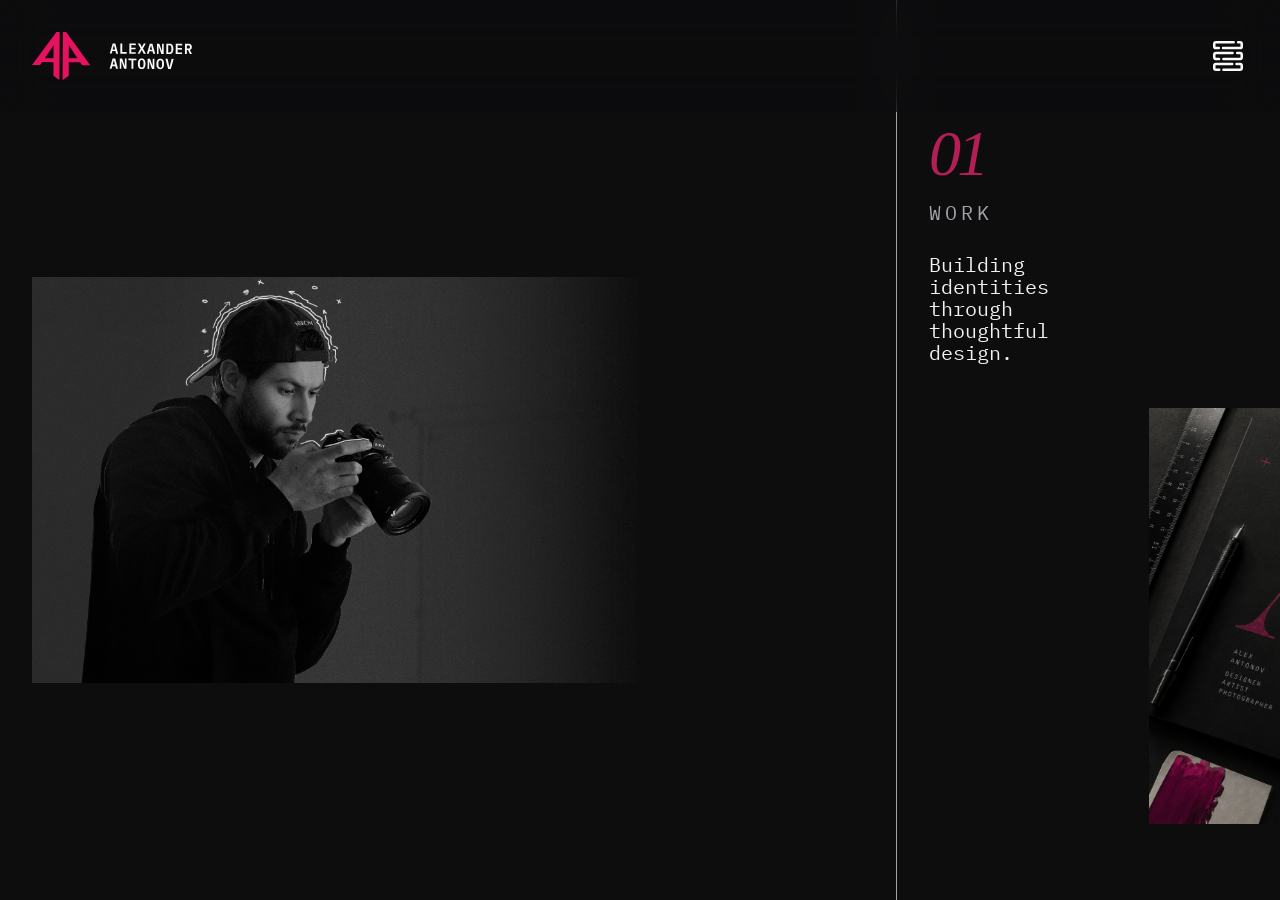
<file: index.html>
<!DOCTYPE html>

<html lang="en">

<head>
    <meta charset="UTF-8">
    <meta name="viewport" content="width=device-width, initial-scale=1.0">

    <link rel="stylesheet" href="css/variables.css">
    <link rel="stylesheet" href="css/main.css">
    <link rel="stylesheet" href="css/navigation.css">
    <link rel="stylesheet" href="css/hero.css">
    <link rel="stylesheet" href="css/panels.css">
    <link rel="stylesheet" href="css/responsive.css">

    <link rel="preconnect" href="https://fonts.googleapis.com">
    <link rel="preconnect" href="https://fonts.gstatic.com" crossorigin>
    <link href="https://fonts.googleapis.com/css2?family=IBM+Plex+Mono:wght@400;700&display=swap" rel="stylesheet">

    <link rel="icon" type="image/svg+xml" href="assets/logos/aa_logo.svg">

    <meta property="og:title" content="Alexander Antonov — Designer & Photographer">
    <meta property="og:description" content="Graphic design, photography and visual work by Alexander Antonov.">
    <meta property="og:image" content="https://alex-55l.pages.dev/assets/logos/aa-logo.png">
    <meta property="og:type" content="website">

    <title>Alexander Antonov — Designer, Artist & Photographer</title>
</head>

<body class="home-page">

    <!-- = Navigation = -->

    <nav class="navigation">

        <!-- Logo -->
        <a href="index.html" class="logo">
            <img src="assets/logos/alex_logo_2.svg" alt="Alex Antonov Logo">
        </a>

        <!-- Menu Button -->
        <button class="menu-toggle" id="menuToggle" aria-label="Open navigation">

            <img src="assets/menu/menu.svg" alt="Menu">

        </button>
    </nav>

    <!-- = Side Menu = -->

    <aside class="side-menu" id="sideMenu">

        <!-- Close Button -->
        <button class="close-menu" id="closeMenu" aria-label="Close menu">

            <img src="assets/menu/close.png" alt="Close">

        </button>

        <nav class="menu-links">

            <a href="pages/work.html" class="menu-link">
                <span class="menu-outline">
                    <svg class="outline-svg" viewBox="0 0 290 87" xmlns="http://www.w3.org/2000/svg">
                        <path
                            d="M52.34,83.15L32.32,83.15C14.44,83.15 3,70.58 3,50.93L3,35.21C3,15.57 14.44,3 32.32,3L205.35,3" />
                        <path
                            d="M251.11,3L257.55,3C275.43,3 286.15,15.57 286.15,35.22L286.15,50.94C286.15,70.58 275.42,83.16 257.55,83.16L95.95,83.16" />
                    </svg>
                </span>
                <span class="menu-text">Work</span>
            </a>

            <a href="pages/photography.html" class="menu-link">
                <span class="menu-outline">
                    <svg class="outline-svg" viewBox="0 0 290 87" xmlns="http://www.w3.org/2000/svg">
                        <path
                            d="M52.34,83.15L32.32,83.15C14.44,83.15 3,70.58 3,50.93L3,35.21C3,15.57 14.44,3 32.32,3L205.35,3" />
                        <path
                            d="M251.11,3L257.55,3C275.43,3 286.15,15.57 286.15,35.22L286.15,50.94C286.15,70.58 275.42,83.16 257.55,83.16L95.95,83.16" />
                    </svg>
                </span>
                <span class="menu-text">Photo</span>
            </a>

            <a href="pages/artwork.html" class="menu-link">
                <span class="menu-outline">
                    <svg class="outline-svg" viewBox="0 0 290 87" xmlns="http://www.w3.org/2000/svg">
                        <path
                            d="M52.34,83.15L32.32,83.15C14.44,83.15 3,70.58 3,50.93L3,35.21C3,15.57 14.44,3 32.32,3L205.35,3" />
                        <path
                            d="M251.11,3L257.55,3C275.43,3 286.15,15.57 286.15,35.22L286.15,50.94C286.15,70.58 275.42,83.16 257.55,83.16L95.95,83.16" />
                    </svg>
                </span>
                <span class="menu-text">Art</span>
            </a>

            <a href="#contact" class="menu-link">
                <span class="menu-outline">
                    <svg class="outline-svg" viewBox="0 0 290 87" xmlns="http://www.w3.org/2000/svg">
                        <path
                            d="M52.34,83.15L32.32,83.15C14.44,83.15 3,70.58 3,50.93L3,35.21C3,15.57 14.44,3 32.32,3L205.35,3" />
                        <path
                            d="M251.11,3L257.55,3C275.43,3 286.15,15.57 286.15,35.22L286.15,50.94C286.15,70.58 275.42,83.16 257.55,83.16L95.95,83.16" />
                    </svg>
                </span>
                <span class="menu-text">Contact</span>
            </a>

        </nav>


    </aside>

    <div class="overlay" id="overlay"></div>

    <main class="stage">

        <section class="hero">
            <div class="panel-media">
                <img src="assets/hero/me.png" alt="Alex">
            </div>
        </section>


        <section class="panel-track">

            <article class="panel work">
                <a class="panel-link" href="pages/work.html">
                    <div class="panel-content">
                        <span class="panel-number">01</span>
                        <span class="panel-label">WORK</span>
                        <h2>Building identities
                            through thoughtful
                            design.</h2>
                    </div>
                    <div class="panel-media">
                        <img src="assets/hero/work_cover.png" loading="lazy" alt="Selected work">
                    </div>
                </a>
            </article>


            <article class="panel photo">
                <a class="panel-link" href="pages/photography.html">
                    <div class="panel-content">
                        <span class="panel-number">02</span>
                        <span class="panel-label">PHOTO</span>
                        <h2>Capturing quiet
                            moments and
                            movement.</h2>
                    </div>
                    <div class="panel-media">
                        <img src="assets/photography/urban/621791615_n.jpg" loading="lazy" alt="Selected Photo">
                    </div>
                </a>
            </article>


            <article class="panel art">
                <a class="panel-link" href="pages/artwork.html">
                    <div class="panel-content">
                        <span class="panel-number">03</span>
                        <span class="panel-label">ART</span>
                        <h2>Personal studies,
                            experiments and
                            visual exploration.</h2>
                    </div>
                    <div class="panel-media">
                        <img src="assets/artwork/626568511_18057841517362517_7856268846390750171_n.jpg" loading="lazy"
                            alt="Selected Art">
                    </div>
                </a>
            </article>


            <article class="panel contact" id="contact">

                <div class="panel-content">

                    <span class="panel-number"></span>
                    <span class="panel-label">CONTACT</span>

                    <h2>Have a project in mind?</h2>

                </div>

                <div class="contact-body">

                    <div class="contact-cta">

                        <img src="assets/contact/lets_make_something.svg" alt="Let's make something">

                    </div>

                    <aside class="contact-sidebar">

                        <div class="social-links">
                            <a href="mailto:antonov.alexandar11@gmail.com" aria-label="Email">
                                <img class="icon-email" src="assets/contact/email_icon.png" alt="Email">
                            </a>

                            <a href="https://www.instagram.com/vlexvndvr/" target="_blank" aria-label="Instagram">
                                <img src="assets/contact/Instagram_icon.png" alt="Instagram">
                            </a>

                            <a href="https://www.behance.net/alexandarantonov1" target="_blank" aria-label="Behance">
                                <img src="assets/contact/behance_icon.png" alt="Behance">
                            </a>

                            <a href="https://x.com/AlexanderS85646" target="_blank" aria-label="X">
                                <img src="assets/contact/xlogo_icon.png" alt="X">
                            </a>
                        </div>
                        <img class="qr-code" src="assets/contact/QR-code.svg" alt="QR Code">
                    </aside>
                </div>

                <div class="contact-footer">
                    <p>Alexander Antonov © 2026</p>
                    <span class="footer-signature">R.</span>
                </div>
            </article>

        </section>
    </main>

    <script src="https://cdn.jsdelivr.net/npm/gsap@3/dist/gsap.min.js"></script>
    <script src="js/panels.js"></script>
    <script src="js/navigation.js"></script>


</body>

</html>
</file>
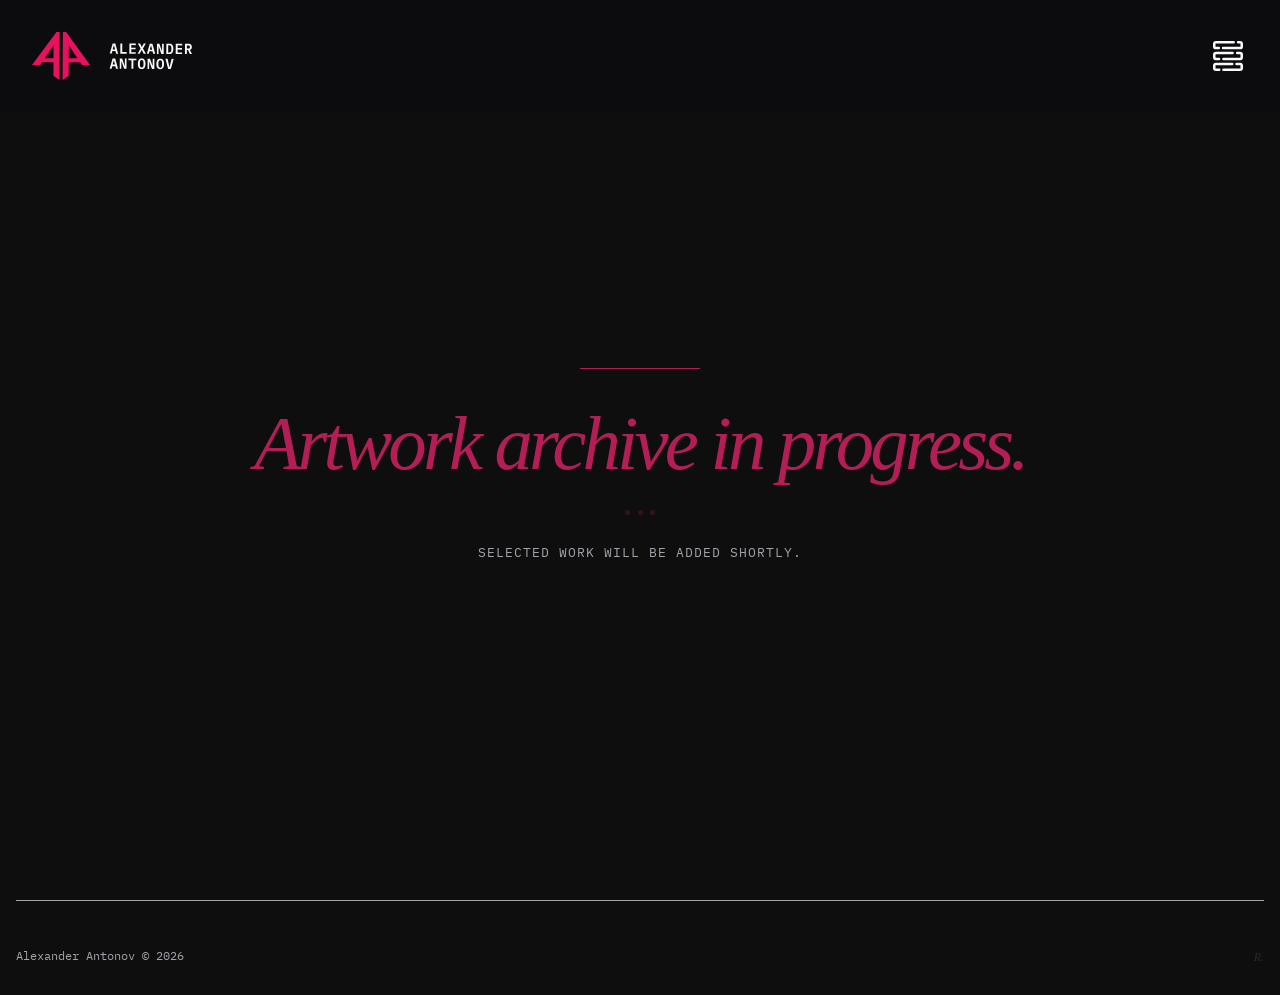
<file: pages/artwork.html>
<!DOCTYPE html>

<html lang="en">

<head>
    <meta charset="UTF-8">
    <meta name="viewport" content="width=device-width, initial-scale=1.0">

    <link rel="stylesheet" href="../css/variables.css">
    <link rel="stylesheet" href="../css/main.css">
    <link rel="stylesheet" href="../css/navigation.css">
    <link rel="stylesheet" href="../css/hero.css">
    <link rel="stylesheet" href="../css/artwork.css">
    <link rel="stylesheet" href="../css/responsive.css">

    <link rel="preconnect" href="https://fonts.googleapis.com">
    <link rel="preconnect" href="https://fonts.gstatic.com" crossorigin>
    <link href="https://fonts.googleapis.com/css2?family=IBM+Plex+Mono:wght@400;700&display=swap" rel="stylesheet">

    <link rel="icon" type="image/svg+xml" href="../assets/logos/aa_logo.svg">

    <meta property="og:title" content="Alexander Antonov — Designer & Photographer">
    <meta property="og:description" content="Graphic design, photography and visual work by Alexander Antonov.">
    <meta property="og:image" content="https://alex-55l.pages.dev/assets/logos/aa-logo.png">
    <meta property="og:type" content="website">

    <title>Artwork</title>
</head>

<body>

    <!-- = Navigation = -->

    <nav class="navigation">

        <!-- Logo -->
        <a href="../index.html" class="logo">
            <img src="../assets/logos/alex_logo_2.svg" alt="Alex Antonov Logo">
        </a>

        <!-- Menu Button -->
        <button class="menu-toggle" id="menuToggle" aria-label="Open navigation">
            <img src="../assets/menu/menu.svg" alt="Menu">

        </button>
    </nav>

    <!-- = Side Menu = -->

    <aside class="side-menu" id="sideMenu">

        <!-- Close Button -->
        <button class="close-menu" id="closeMenu" aria-label="Close menu">

            <img src="../assets/menu/close.png" alt="Close">

        </button>

        <nav class="menu-links">

            <a href="../pages/work.html" class="menu-link">
                <span class="menu-outline">
                    <svg class="outline-svg" viewBox="0 0 290 87" xmlns="http://www.w3.org/2000/svg">
                        <path
                            d="M52.34,83.15L32.32,83.15C14.44,83.15 3,70.58 3,50.93L3,35.21C3,15.57 14.44,3 32.32,3L205.35,3" />
                        <path
                            d="M251.11,3L257.55,3C275.43,3 286.15,15.57 286.15,35.22L286.15,50.94C286.15,70.58 275.42,83.16 257.55,83.16L95.95,83.16" />
                    </svg>
                </span>
                <span class="menu-text">Work</span>
            </a>

            <a href="../pages/photography.html" class="menu-link">
                <span class="menu-outline">
                    <svg class="outline-svg" viewBox="0 0 290 87" xmlns="http://www.w3.org/2000/svg">
                        <path
                            d="M52.34,83.15L32.32,83.15C14.44,83.15 3,70.58 3,50.93L3,35.21C3,15.57 14.44,3 32.32,3L205.35,3" />
                        <path
                            d="M251.11,3L257.55,3C275.43,3 286.15,15.57 286.15,35.22L286.15,50.94C286.15,70.58 275.42,83.16 257.55,83.16L95.95,83.16" />
                    </svg>
                </span>
                <span class="menu-text">Photo</span>
            </a>

            <a href="../pages/artwork.html" class="menu-link">
                <span class="menu-outline">
                    <svg class="outline-svg" viewBox="0 0 290 87" xmlns="http://www.w3.org/2000/svg">
                        <path
                            d="M52.34,83.15L32.32,83.15C14.44,83.15 3,70.58 3,50.93L3,35.21C3,15.57 14.44,3 32.32,3L205.35,3" />
                        <path
                            d="M251.11,3L257.55,3C275.43,3 286.15,15.57 286.15,35.22L286.15,50.94C286.15,70.58 275.42,83.16 257.55,83.16L95.95,83.16" />
                    </svg>
                </span>
                <span class="menu-text">Art</span>
            </a>

            <a href="../index.html#contact" class="menu-link">
                <span class="menu-outline">
                    <svg class="outline-svg" viewBox="0 0 290 87" xmlns="http://www.w3.org/2000/svg">
                        <path
                            d="M52.34,83.15L32.32,83.15C14.44,83.15 3,70.58 3,50.93L3,35.21C3,15.57 14.44,3 32.32,3L205.35,3" />
                        <path
                            d="M251.11,3L257.55,3C275.43,3 286.15,15.57 286.15,35.22L286.15,50.94C286.15,70.58 275.42,83.16 257.55,83.16L95.95,83.16" />
                    </svg>
                </span>
                <span class="menu-text">Contact</span>
            </a>

        </nav>


    </aside>

    <div class="overlay" id="overlay"></div>

    <main class="gallery-page">

        <section class="gallery-placeholder">

            <div class="gallery-placeholder-line"></div>

            <p class="gallery-placeholder-title">
                Artwork archive in progress.
            </p>

            <div class="gallery-loading" aria-hidden="true">
                <span></span>
                <span></span>
                <span></span>
            </div>

            <p class="gallery-placeholder-text">
                Selected work will be added shortly.
            </p>

        </section>

    </main>


    <footer>
        <p class="copyright">Alexander Antonov © 2026</p>
        <span class="footer-signature">R.</span>
    </footer>

    <script src="https://cdn.jsdelivr.net/npm/gsap@3/dist/gsap.min.js"></script>
    <script src="../js/navigation.js"></script>


</body>

</html>
</file>
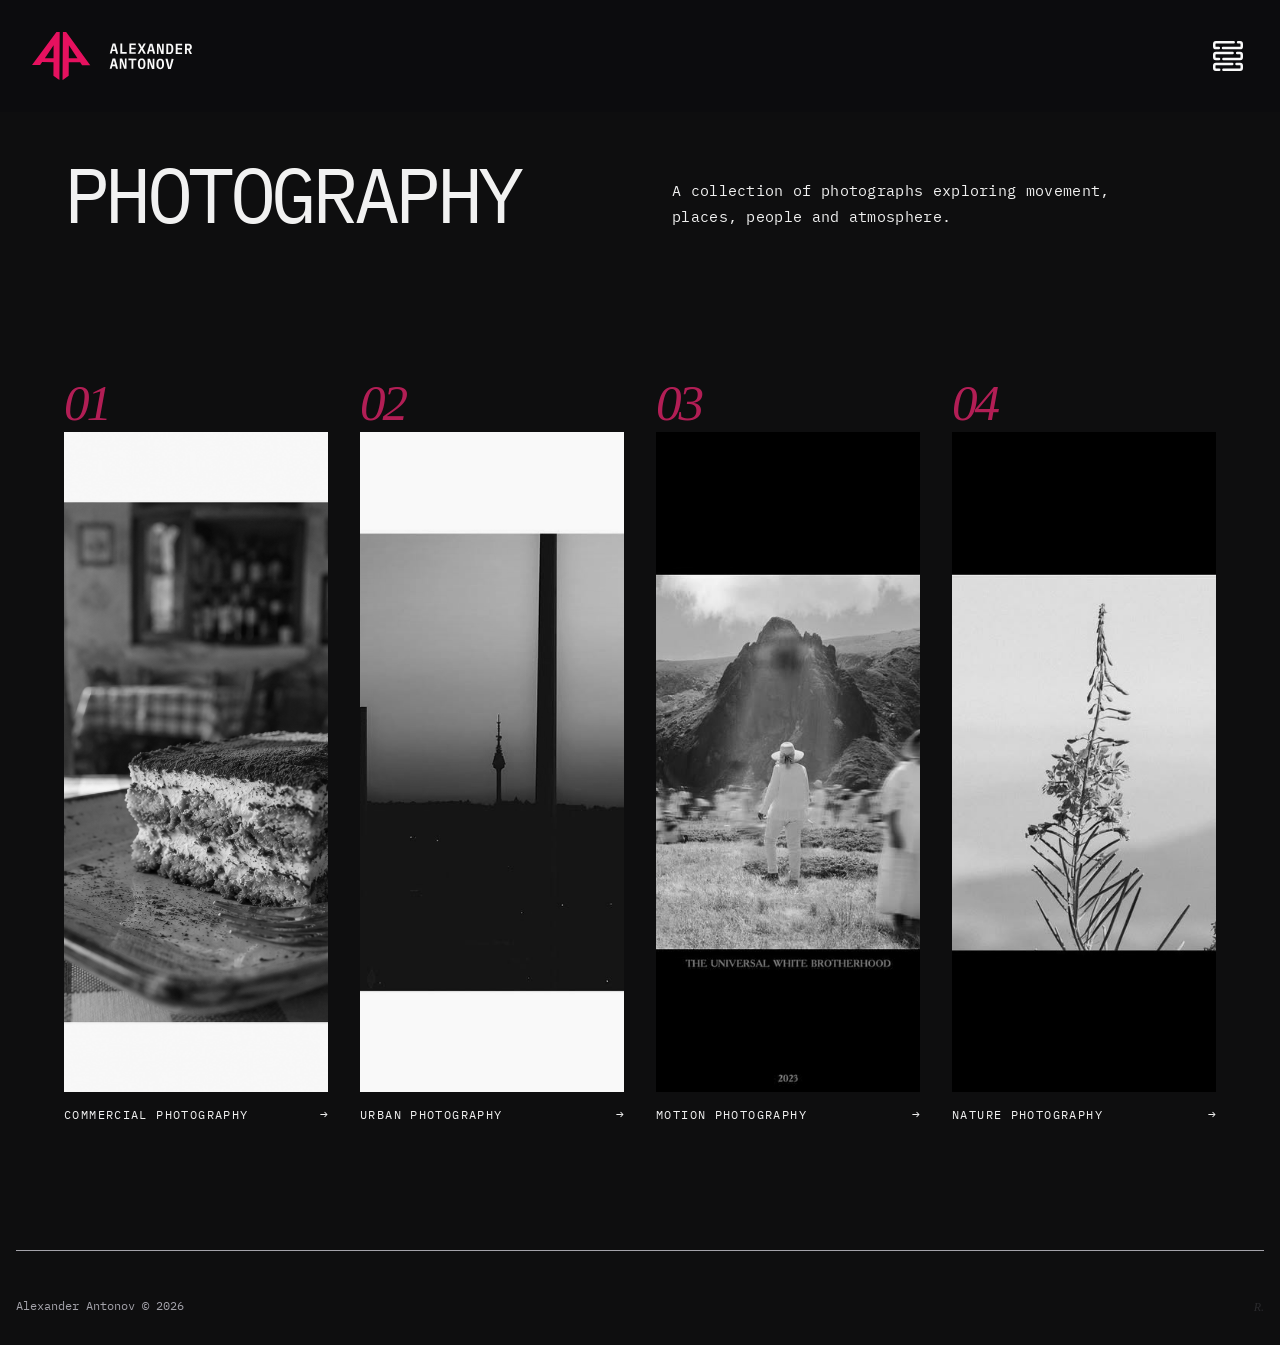
<file: pages/photography.html>
<!DOCTYPE html>

<html lang="en">

<head>
    <meta charset="UTF-8">
    <meta name="viewport" content="width=device-width, initial-scale=1.0">

    <link rel="stylesheet" href="../css/variables.css">
    <link rel="stylesheet" href="../css/main.css">
    <link rel="stylesheet" href="../css/navigation.css">
    <link rel="stylesheet" href="../css/hero.css">
    <link rel="stylesheet" href="../css/panels.css">
    <link rel="stylesheet" href="../css/photography.css">
    <link rel="stylesheet" href="../css/responsive.css">

    <link rel="preconnect" href="https://fonts.googleapis.com">
    <link rel="preconnect" href="https://fonts.gstatic.com" crossorigin>
    <link href="https://fonts.googleapis.com/css2?family=IBM+Plex+Mono:wght@400;700&display=swap" rel="stylesheet">

    <link rel="icon" type="image/svg+xml" href="../assets/logos/aa_logo.svg">

    <meta property="og:title" content="Alexander Antonov — Designer & Photographer">
    <meta property="og:description" content="Graphic design, photography and visual work by Alexander Antonov.">
    <meta property="og:image" content="https://alex-55l.pages.dev/assets/logos/aa-logo.png">
    <meta property="og:type" content="website">

    <title>Photography</title>

</head>

<body>

    <!-- = Navigation = -->
    <nav class="navigation">

        <!-- Logo -->
        <a href="../index.html" class="logo">
            <img src="../assets/logos/alex_logo_2.svg" alt="Alex Antonov Logo">
        </a>

        <!-- Menu Button -->
        <button class="menu-toggle" id="menuToggle" aria-label="Open navigation">
            <img src="../assets/menu/menu.svg" alt="Menu">

        </button>
    </nav>

    <!-- = Side Menu = -->
    <aside class="side-menu" id="sideMenu">
        <!-- Close Button -->
        <button class="close-menu" id="closeMenu" aria-label="Close menu">

            <img src="../assets/menu/close.png" alt="Close">

        </button>

        <nav class="menu-links">

            <a href="../pages/work.html" class="menu-link">
                <span class="menu-outline">
                    <svg class="outline-svg" viewBox="0 0 290 87" xmlns="http://www.w3.org/2000/svg">
                        <path
                            d="M52.34,83.15L32.32,83.15C14.44,83.15 3,70.58 3,50.93L3,35.21C3,15.57 14.44,3 32.32,3L205.35,3" />
                        <path
                            d="M251.11,3L257.55,3C275.43,3 286.15,15.57 286.15,35.22L286.15,50.94C286.15,70.58 275.42,83.16 257.55,83.16L95.95,83.16" />
                    </svg>
                </span>
                <span class="menu-text">Work</span>
            </a>

            <a href="../pages/photography.html" class="menu-link">
                <span class="menu-outline">
                    <svg class="outline-svg" viewBox="0 0 290 87" xmlns="http://www.w3.org/2000/svg">
                        <path
                            d="M52.34,83.15L32.32,83.15C14.44,83.15 3,70.58 3,50.93L3,35.21C3,15.57 14.44,3 32.32,3L205.35,3" />
                        <path
                            d="M251.11,3L257.55,3C275.43,3 286.15,15.57 286.15,35.22L286.15,50.94C286.15,70.58 275.42,83.16 257.55,83.16L95.95,83.16" />
                    </svg>
                </span>
                <span class="menu-text">Photo</span>
            </a>

            <a href="../pages/artwork.html" class="menu-link">
                <span class="menu-outline">
                    <svg class="outline-svg" viewBox="0 0 290 87" xmlns="http://www.w3.org/2000/svg">
                        <path
                            d="M52.34,83.15L32.32,83.15C14.44,83.15 3,70.58 3,50.93L3,35.21C3,15.57 14.44,3 32.32,3L205.35,3" />
                        <path
                            d="M251.11,3L257.55,3C275.43,3 286.15,15.57 286.15,35.22L286.15,50.94C286.15,70.58 275.42,83.16 257.55,83.16L95.95,83.16" />
                    </svg>
                </span>
                <span class="menu-text">Art</span>
            </a>

            <a href="../index.html#contact" class="menu-link">
                <span class="menu-outline">
                    <svg class="outline-svg" viewBox="0 0 290 87" xmlns="http://www.w3.org/2000/svg">
                        <path
                            d="M52.34,83.15L32.32,83.15C14.44,83.15 3,70.58 3,50.93L3,35.21C3,15.57 14.44,3 32.32,3L205.35,3" />
                        <path
                            d="M251.11,3L257.55,3C275.43,3 286.15,15.57 286.15,35.22L286.15,50.94C286.15,70.58 275.42,83.16 257.55,83.16L95.95,83.16" />
                    </svg>
                </span>
                <span class="menu-text">Contact</span>
            </a>

        </nav>

    </aside>

    <div class="overlay" id="overlay"></div>

    <main class="photography-page">

        <!-- WORK INTRO -->
        <section class="photography-intro">

            <div class="photography-intro-header">

                <h1>
                    Photography
                </h1>

            </div>


            <div class="photography-intro-text">

                <p>
                    A collection of photographs exploring
                    movement, places, people and atmosphere.
                </p>

            </div>

        </section>


        <section class="photography-projects">

            <!-- 01 Commercial -->
            <a href="../pages/photography/commercial.html" class="photography-project">

                <div class="photography-project-number">
                    01
                </div>


                <div class="photography-project-image">

                    <img src="../assets/photography/commercial/627218947_n.png" alt="Commercial Photography">

                </div>


                <div class="photography-project-label">

                    <span>
                        Commercial Photography
                    </span>

                    <span class="photography-project-arrow">
                        →
                    </span>

                </div>

            </a>

            <!-- 02 Urban -->
            <a href="../pages/photography/urban.html" class="photography-project">

                <div class="photography-project-number">
                    02
                </div>


                <div class="photography-project-image">

                    <img src="../assets/photography/urban/621791615_n.jpg" alt="Urban Photography">

                </div>


                <div class="photography-project-label">

                    <span>
                        Urban Photography
                    </span>

                    <span class="photography-project-arrow">
                        →
                    </span>

                </div>

            </a>

            <!-- 03 Motion -->
            <a href="../pages/photography/motion.html" class="photography-project">

                <div class="photography-project-number">
                    03
                </div>


                <div class="photography-project-image">

                    <img src="../assets/photography/motion/626181933_n.jpg" alt="Motion Photography">

                </div>


                <div class="photography-project-label">

                    <span>
                        Motion Photography
                    </span>

                    <span class="photography-project-arrow">
                        →
                    </span>

                </div>

            </a>

            <!-- 04 Nature -->
            <a href="../pages/photography/nature.html" class="photography-project">

                <div class="photography-project-number">
                    04
                </div>


                <div class="photography-project-image">

                    <img src="../assets/photography/nature/655857858_n.jpg" alt="Nature Photography">

                </div>


                <div class="photography-project-label">

                    <span>
                        Nature Photography
                    </span>

                    <span class="photography-project-arrow">
                        →
                    </span>

                </div>
            </a>

        </section>

    </main>

    <footer>
        <p class="copyright">Alexander Antonov © 2026</p>
        <span class="footer-signature">R.</span>
    </footer>

    <script src="../js/navigation.js"></script>
    <script src="../js/portfolio-grid.js"></script>

</body>

</html>
</file>
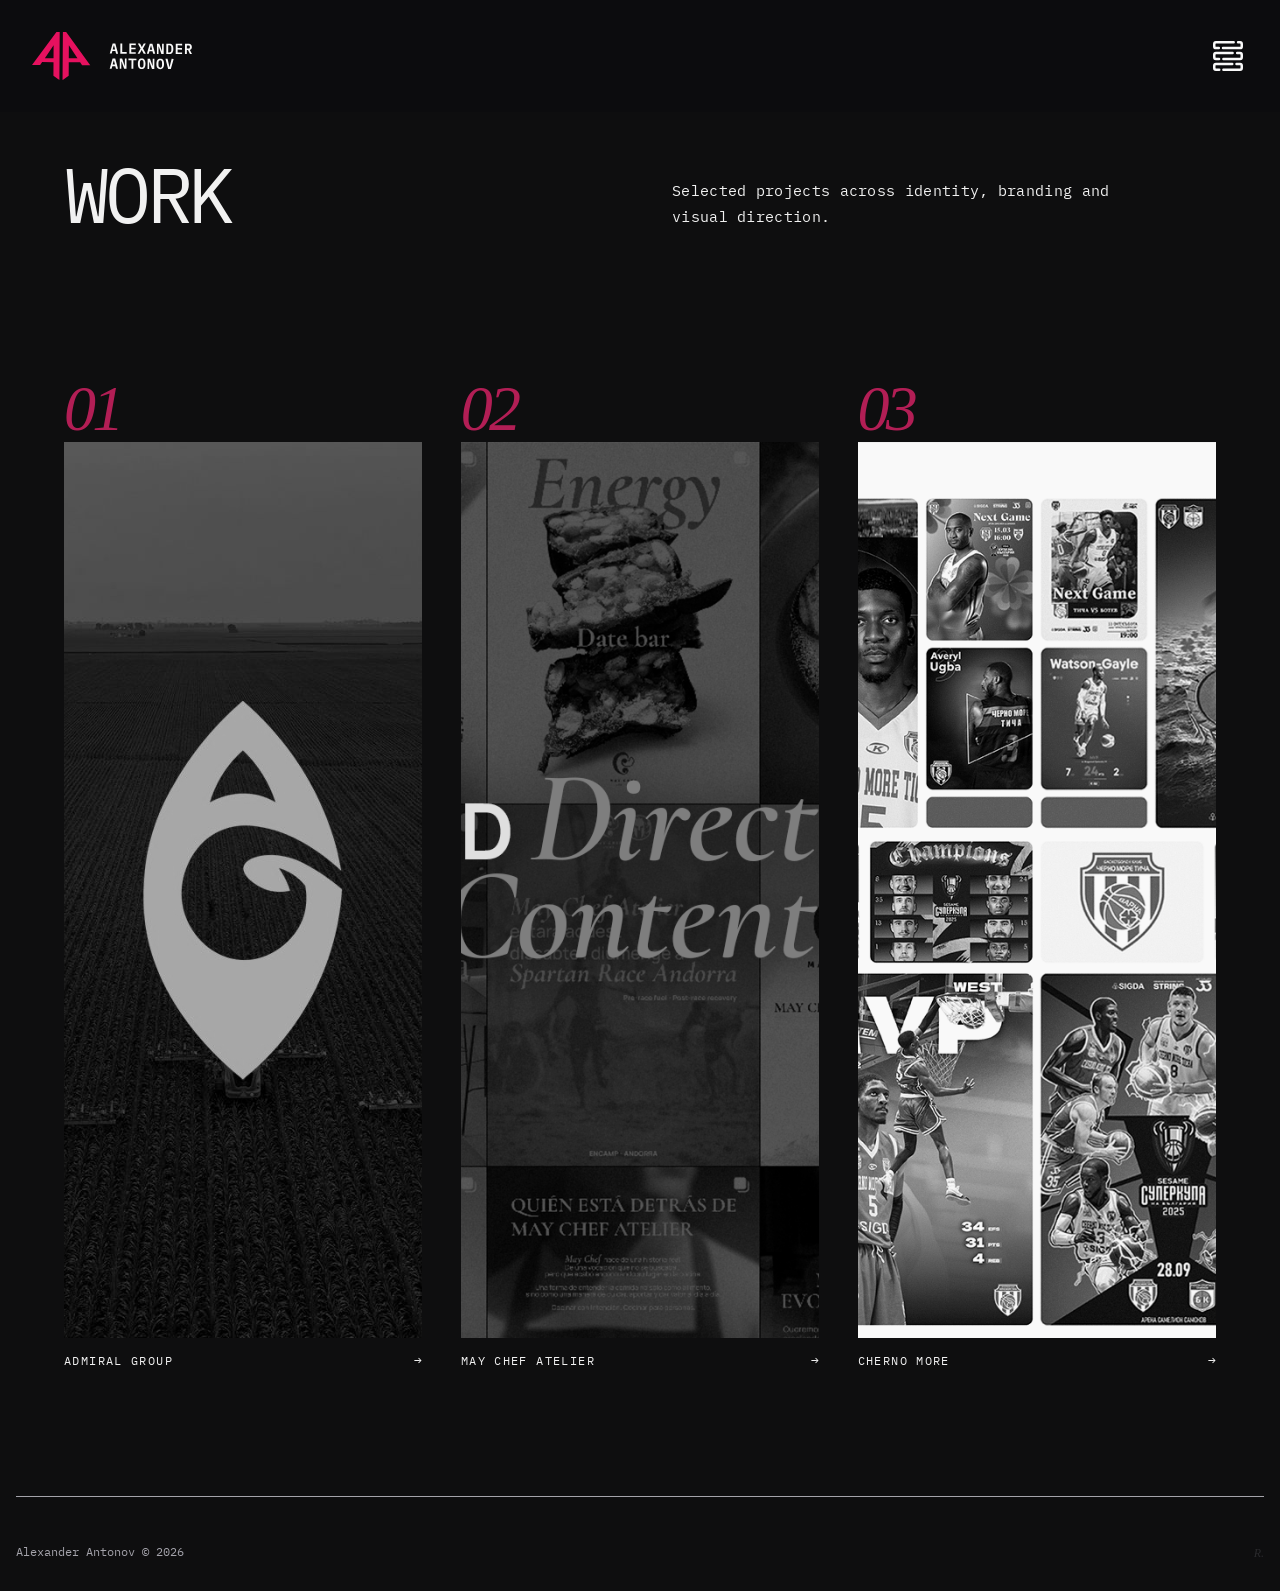
<file: pages/work.html>
<!DOCTYPE html>

<html lang="en">

<head>
    <meta charset="UTF-8">
    <meta name="viewport" content="width=device-width, initial-scale=1.0">

    <link rel="stylesheet" href="../css/variables.css">
    <link rel="stylesheet" href="../css/main.css">
    <link rel="stylesheet" href="../css/navigation.css">
    <link rel="stylesheet" href="../css/hero.css">
    <link rel="stylesheet" href="../css/panels.css">
    <link rel="stylesheet" href="../css/work.css">
    <link rel="stylesheet" href="../css/responsive.css">

    <link rel="preconnect" href="https://fonts.googleapis.com">
    <link rel="preconnect" href="https://fonts.gstatic.com" crossorigin>
    <link href="https://fonts.googleapis.com/css2?family=IBM+Plex+Mono:wght@400;700&display=swap" rel="stylesheet">

    <link rel="icon" type="image/svg+xml" href="../assets/logos/aa_logo.svg">

    <meta property="og:title" content="Alexander Antonov — Designer & Photographer">
    <meta property="og:description" content="Graphic design, photography and visual work by Alexander Antonov.">
    <meta property="og:image" content="https://alex-55l.pages.dev/assets/logos/aa-logo.png">
    <meta property="og:type" content="website">

    <title>Design Projects</title>

</head>

<body>

    <!-- = Navigation = -->

    <nav class="navigation">

        <!-- Logo -->
        <a href="../index.html" class="logo">
            <img src="../assets/logos/alex_logo_2.svg" alt="Alex Antonov Logo">
        </a>

        <!-- Menu Button -->
        <button class="menu-toggle" id="menuToggle" aria-label="Open navigation">
            <img src="../assets/menu/menu.svg" alt="Menu">

        </button>
    </nav>

    <!-- = Side Menu = -->

    <aside class="side-menu" id="sideMenu">

        <!-- Close Button -->
        <button class="close-menu" id="closeMenu" aria-label="Close menu">

            <img src="../assets/menu/close.png" alt="Close">

        </button>

        <nav class="menu-links">

            <a href="../pages/work.html" class="menu-link">
                <span class="menu-outline">
                    <svg class="outline-svg" viewBox="0 0 290 87" xmlns="http://www.w3.org/2000/svg">
                        <path
                            d="M52.34,83.15L32.32,83.15C14.44,83.15 3,70.58 3,50.93L3,35.21C3,15.57 14.44,3 32.32,3L205.35,3" />
                        <path
                            d="M251.11,3L257.55,3C275.43,3 286.15,15.57 286.15,35.22L286.15,50.94C286.15,70.58 275.42,83.16 257.55,83.16L95.95,83.16" />
                    </svg>
                </span>
                <span class="menu-text">Work</span>
            </a>

            <a href="../pages/photography.html" class="menu-link">
                <span class="menu-outline">
                    <svg class="outline-svg" viewBox="0 0 290 87" xmlns="http://www.w3.org/2000/svg">
                        <path
                            d="M52.34,83.15L32.32,83.15C14.44,83.15 3,70.58 3,50.93L3,35.21C3,15.57 14.44,3 32.32,3L205.35,3" />
                        <path
                            d="M251.11,3L257.55,3C275.43,3 286.15,15.57 286.15,35.22L286.15,50.94C286.15,70.58 275.42,83.16 257.55,83.16L95.95,83.16" />
                    </svg>
                </span>
                <span class="menu-text">Photo</span>
            </a>

            <a href="../pages/artwork.html" class="menu-link">
                <span class="menu-outline">
                    <svg class="outline-svg" viewBox="0 0 290 87" xmlns="http://www.w3.org/2000/svg">
                        <path
                            d="M52.34,83.15L32.32,83.15C14.44,83.15 3,70.58 3,50.93L3,35.21C3,15.57 14.44,3 32.32,3L205.35,3" />
                        <path
                            d="M251.11,3L257.55,3C275.43,3 286.15,15.57 286.15,35.22L286.15,50.94C286.15,70.58 275.42,83.16 257.55,83.16L95.95,83.16" />
                    </svg>
                </span>
                <span class="menu-text">Art</span>
            </a>

            <a href="../index.html#contact" class="menu-link">
                <span class="menu-outline">
                    <svg class="outline-svg" viewBox="0 0 290 87" xmlns="http://www.w3.org/2000/svg">
                        <path
                            d="M52.34,83.15L32.32,83.15C14.44,83.15 3,70.58 3,50.93L3,35.21C3,15.57 14.44,3 32.32,3L205.35,3" />
                        <path
                            d="M251.11,3L257.55,3C275.43,3 286.15,15.57 286.15,35.22L286.15,50.94C286.15,70.58 275.42,83.16 257.55,83.16L95.95,83.16" />
                    </svg>
                </span>
                <span class="menu-text">Contact</span>
            </a>

        </nav>


    </aside>

    <div class="overlay" id="overlay"></div>

    <main class="work-page">

        <!-- WORK INTRO -->
        <section class="work-intro">

            <div class="work-intro-header">

                <h1>
                    Work
                </h1>

            </div>


            <div class="work-intro-text">

                <p>
                    Selected projects across identity,
                    branding and visual direction.
                </p>

            </div>

        </section>


        <section class="work-projects">

            <!-- 01 ADMIRAL GROUP -->
            <a href="../pages/work/admiral.html" class="work-project">

                <div class="work-project-number">
                    01
                </div>


                <div class="work-project-image">

                    <img src="../assets/projects/admiral/admiral_2.jpg" alt="Admiral Group visual identity">

                </div>


                <div class="work-project-label">

                    <span>
                        Admiral Group
                    </span>

                    <span class="work-project-arrow">
                        →
                    </span>

                </div>

            </a>

            <!-- 02 MAY CHEF ATELIER -->
            <a href="../pages/work/may-chef.html" class="work-project">

                <div class="work-project-number">
                    02
                </div>


                <div class="work-project-image">

                    <img src="../assets/projects/may-chef/cover.png" alt="May Chef Atelier">

                </div>


                <div class="work-project-label">

                    <span>
                        May Chef Atelier
                    </span>

                    <span class="work-project-arrow">
                        →
                    </span>

                </div>

            </a>

            <!--  03  CHERNO MORE -->
            <a href="../pages/work/cherno-more.html" class="work-project">

                <div class="work-project-number">
                    03
                </div>


                <div class="work-project-image">

                    <img src="../assets/projects/cherno-more/cherno_more_cover.png" alt="Cherno More visual identity">

                </div>


                <div class="work-project-label">

                    <span>
                        Cherno More
                    </span>

                    <span class="work-project-arrow">
                        →
                    </span>

                </div>

            </a>


        </section>

    </main>

    <footer>
        <p class="copyright">Alexander Antonov © 2026</p>
        <span class="footer-signature">R.</span>
    </footer>

    <script src="../js/navigation.js"></script>
    <script src="../js/portfolio-grid.js"></script>

</body>

</html>
</file>
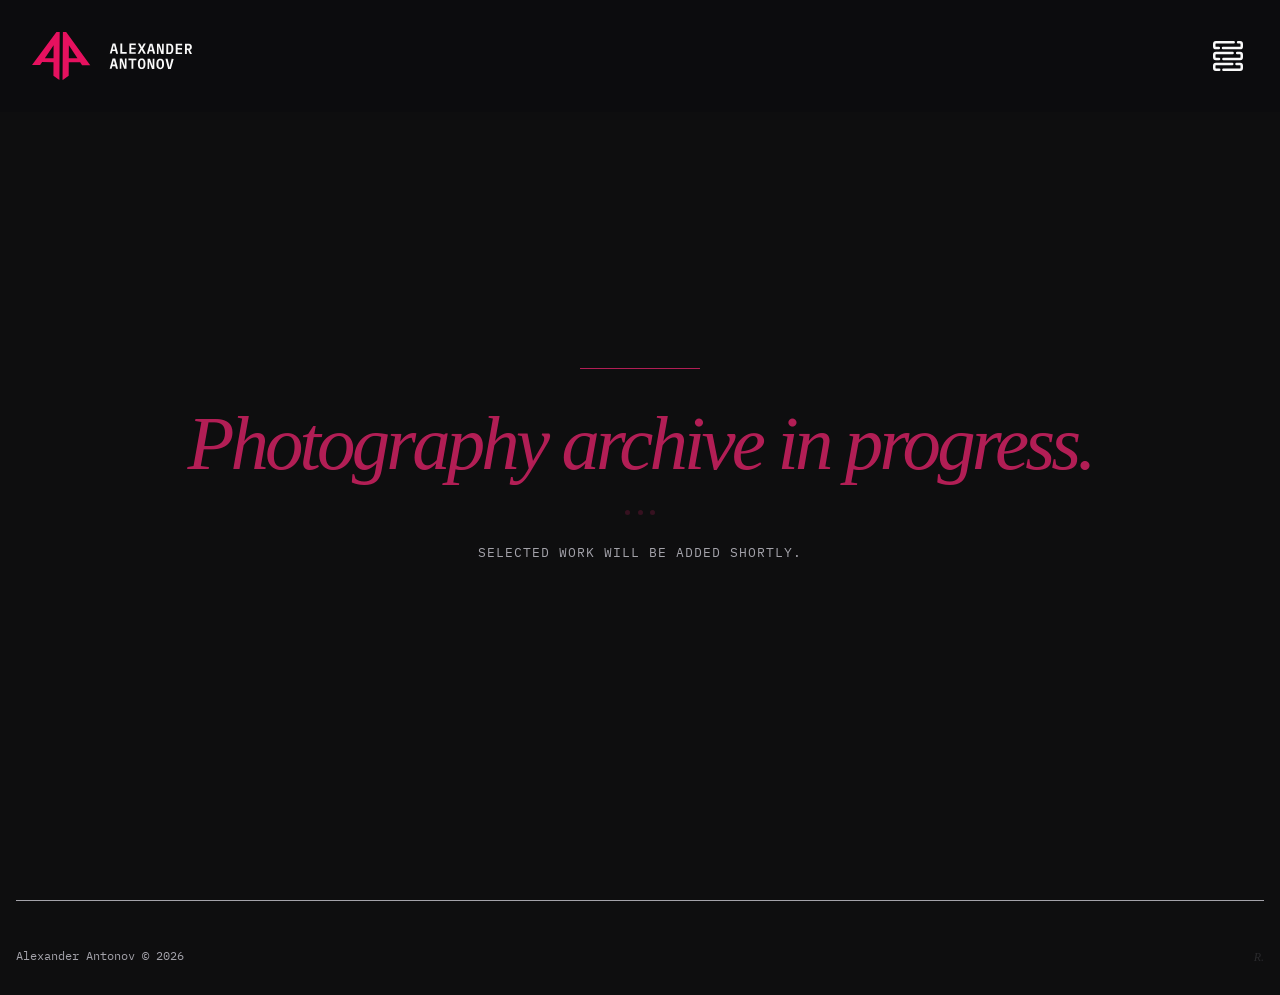
<file: pages/photography/commercial.html>
<!DOCTYPE html>

<html lang="en">

<head>
    <meta charset="UTF-8">
    <meta name="viewport" content="width=device-width, initial-scale=1.0">

    <link rel="stylesheet" href="../../css/variables.css">
    <link rel="stylesheet" href="../../css/main.css">
    <link rel="stylesheet" href="../../css/navigation.css">
    <link rel="stylesheet" href="../../css/gallery.css">
    <link rel="stylesheet" href="../../css/artwork.css">
    <link rel="stylesheet" href="../../css/responsive.css">

    <link rel="preconnect" href="https://fonts.googleapis.com">
    <link rel="preconnect" href="https://fonts.gstatic.com" crossorigin>
    <link href="https://fonts.googleapis.com/css2?family=IBM+Plex+Mono:wght@400;700&display=swap" rel="stylesheet">

    <link rel="icon" type="image/svg+xml" href="../../assets/logos/aa_logo.svg">

    <meta property="og:title" content="Alexander Antonov — Designer & Photographer">
    <meta property="og:description" content="Graphic design, photography and visual work by Alexander Antonov.">
    <meta property="og:image" content="https://alex-55l.pages.dev/assets/logos/aa-logo.png">
    <meta property="og:type" content="website">

    <title>Commercial Photography</title>

</head>

<body>

    <!-- = Navigation = -->
    <nav class="navigation">

        <!-- Logo -->
        <a href="../../index.html" class="logo">
            <img src="../../assets/logos/alex_logo_2.svg" alt="Alex Antonov Logo">
        </a>

        <!-- Menu Button -->
        <button class="menu-toggle" id="menuToggle" aria-label="Open navigation">
            <img src="../../assets/menu/menu.svg" alt="Menu">

        </button>
    </nav>

    <!-- = Side Menu = -->
    <aside class="side-menu" id="sideMenu">

        <!-- Close Button -->
        <button class="close-menu" id="closeMenu" aria-label="Close menu">

            <img src="../../assets/menu/close.png" alt="Close">

        </button>

        <nav class="menu-links">

            <a href="../../pages/work.html" class="menu-link">
                <span class="menu-outline">
                    <svg class="outline-svg" viewBox="0 0 290 87" xmlns="http://www.w3.org/2000/svg">
                        <path
                            d="M52.34,83.15L32.32,83.15C14.44,83.15 3,70.58 3,50.93L3,35.21C3,15.57 14.44,3 32.32,3L205.35,3" />
                        <path
                            d="M251.11,3L257.55,3C275.43,3 286.15,15.57 286.15,35.22L286.15,50.94C286.15,70.58 275.42,83.16 257.55,83.16L95.95,83.16" />
                    </svg>
                </span>
                <span class="menu-text">Work</span>
            </a>

            <a href="../../pages/photography.html" class="menu-link">
                <span class="menu-outline">
                    <svg class="outline-svg" viewBox="0 0 290 87" xmlns="http://www.w3.org/2000/svg">
                        <path
                            d="M52.34,83.15L32.32,83.15C14.44,83.15 3,70.58 3,50.93L3,35.21C3,15.57 14.44,3 32.32,3L205.35,3" />
                        <path
                            d="M251.11,3L257.55,3C275.43,3 286.15,15.57 286.15,35.22L286.15,50.94C286.15,70.58 275.42,83.16 257.55,83.16L95.95,83.16" />
                    </svg>
                </span>
                <span class="menu-text">Photo</span>
            </a>

            <a href="../../pages/artwork.html" class="menu-link">
                <span class="menu-outline">
                    <svg class="outline-svg" viewBox="0 0 290 87" xmlns="http://www.w3.org/2000/svg">
                        <path
                            d="M52.34,83.15L32.32,83.15C14.44,83.15 3,70.58 3,50.93L3,35.21C3,15.57 14.44,3 32.32,3L205.35,3" />
                        <path
                            d="M251.11,3L257.55,3C275.43,3 286.15,15.57 286.15,35.22L286.15,50.94C286.15,70.58 275.42,83.16 257.55,83.16L95.95,83.16" />
                    </svg>
                </span>
                <span class="menu-text">Art</span>
            </a>

            <a href="../../index.html#contact" class="menu-link">
                <span class="menu-outline">
                    <svg class="outline-svg" viewBox="0 0 290 87" xmlns="http://www.w3.org/2000/svg">
                        <path
                            d="M52.34,83.15L32.32,83.15C14.44,83.15 3,70.58 3,50.93L3,35.21C3,15.57 14.44,3 32.32,3L205.35,3" />
                        <path
                            d="M251.11,3L257.55,3C275.43,3 286.15,15.57 286.15,35.22L286.15,50.94C286.15,70.58 275.42,83.16 257.55,83.16L95.95,83.16" />
                    </svg>
                </span>
                <span class="menu-text">Contact</span>
            </a>

        </nav>


    </aside>

    <div class="overlay" id="overlay"></div>

    <main class="gallery-page">

        <section class="gallery-placeholder">

            <div class="gallery-placeholder-line"></div>

            <p class="gallery-placeholder-title">
                Photography archive in progress.
            </p>

            <div class="gallery-loading" aria-hidden="true">
                <span></span>
                <span></span>
                <span></span>
            </div>

            <p class="gallery-placeholder-text">
                Selected work will be added shortly.
            </p>

        </section>

    </main>

    </main>

    <footer>
        <p class="copyright">Alexander Antonov © 2026</p>
        <span class="footer-signature">R.</span>
    </footer>

    <script src="https://cdn.jsdelivr.net/npm/gsap@3/dist/gsap.min.js"></script>
    <script src="../../js/navigation.js"></script>


</body>

</html>
</file>
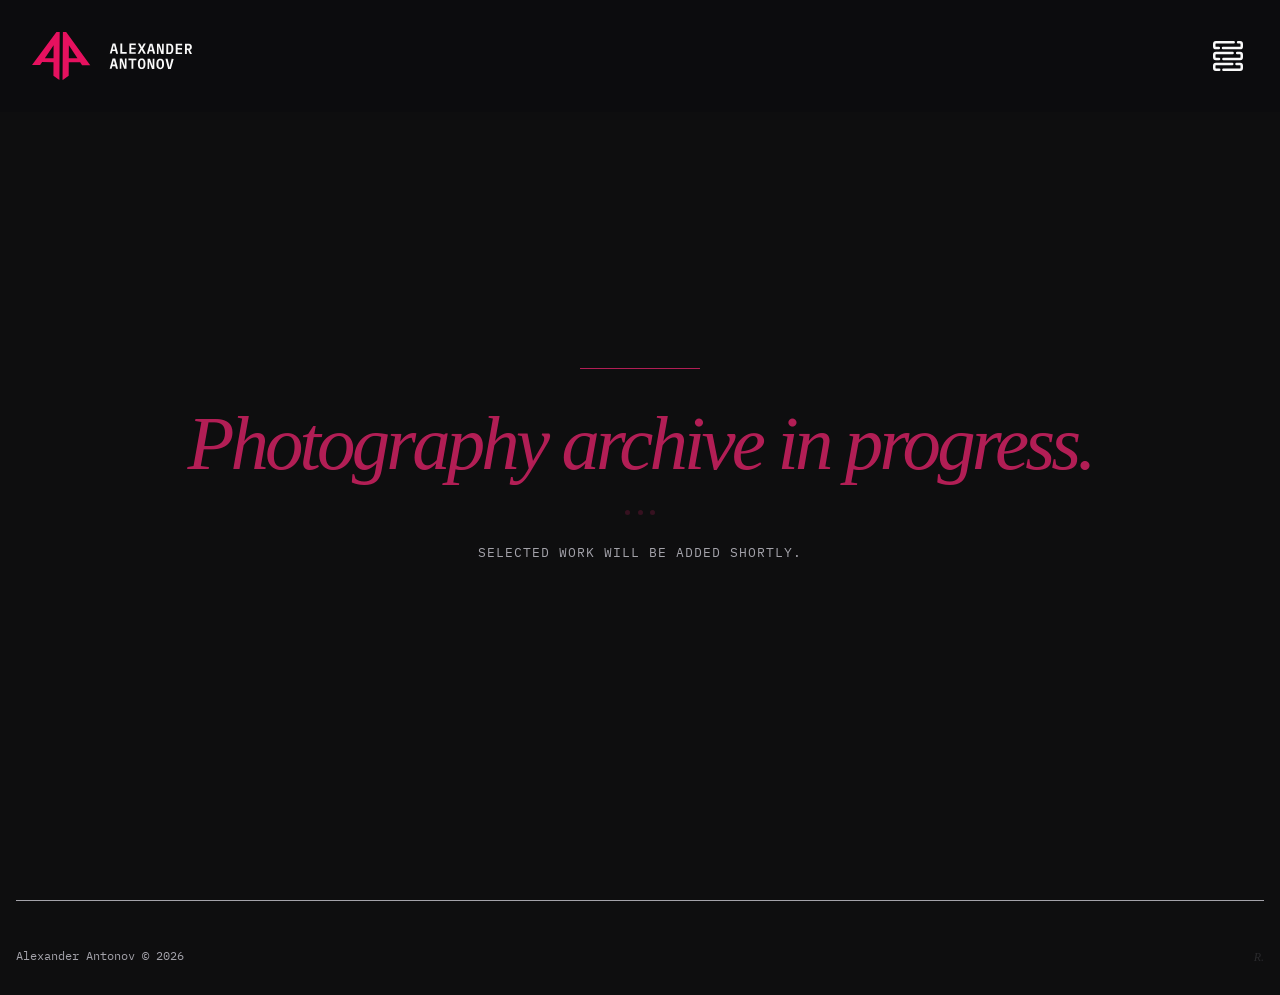
<file: pages/photography/motion.html>
<!DOCTYPE html>

<html lang="en">

<head>
    <meta charset="UTF-8">
    <meta name="viewport" content="width=device-width, initial-scale=1.0">

    <link rel="stylesheet" href="../../css/variables.css">
    <link rel="stylesheet" href="../../css/main.css">
    <link rel="stylesheet" href="../../css/navigation.css">
    <link rel="stylesheet" href="../../css/gallery.css">
    <link rel="stylesheet" href="../../css/artwork.css">
    <link rel="stylesheet" href="../../css/responsive.css">


    <link rel="preconnect" href="https://fonts.googleapis.com">
    <link rel="preconnect" href="https://fonts.gstatic.com" crossorigin>
    <link href="https://fonts.googleapis.com/css2?family=IBM+Plex+Mono:wght@400;700&display=swap" rel="stylesheet">

    <link rel="icon" type="image/svg+xml" href="../../assets/logos/aa_logo.svg">

    <meta property="og:title" content="Alexander Antonov — Designer & Photographer">
    <meta property="og:description" content="Graphic design, photography and visual work by Alexander Antonov.">
    <meta property="og:image" content="https://alex-55l.pages.dev/assets/logos/aa-logo.png">
    <meta property="og:type" content="website">

    <title>Motion Photography</title>
</head>

<body>

    <!-- = Navigation = -->
    <nav class="navigation">

        <!-- Logo -->
        <a href="../../index.html" class="logo">
            <img src="../../assets/logos/alex_logo_2.svg" alt="Alex Antonov Logo">
        </a>

        <!-- Menu Button -->
        <button class="menu-toggle" id="menuToggle" aria-label="Open navigation">
            <img src="../../assets/menu/menu.svg" alt="Menu">

        </button>
    </nav>

    <!-- = Side Menu = -->
    <aside class="side-menu" id="sideMenu">

        <!-- Close Button -->
        <button class="close-menu" id="closeMenu" aria-label="Close menu">

            <img src="../../assets/menu/close.png" alt="Close">

        </button>

        <nav class="menu-links">

            <a href="../../pages/work.html" class="menu-link">
                <span class="menu-outline">
                    <svg class="outline-svg" viewBox="0 0 290 87" xmlns="http://www.w3.org/2000/svg">
                        <path
                            d="M52.34,83.15L32.32,83.15C14.44,83.15 3,70.58 3,50.93L3,35.21C3,15.57 14.44,3 32.32,3L205.35,3" />
                        <path
                            d="M251.11,3L257.55,3C275.43,3 286.15,15.57 286.15,35.22L286.15,50.94C286.15,70.58 275.42,83.16 257.55,83.16L95.95,83.16" />
                    </svg>
                </span>
                <span class="menu-text">Work</span>
            </a>

            <a href="../../pages/photography.html" class="menu-link">
                <span class="menu-outline">
                    <svg class="outline-svg" viewBox="0 0 290 87" xmlns="http://www.w3.org/2000/svg">
                        <path
                            d="M52.34,83.15L32.32,83.15C14.44,83.15 3,70.58 3,50.93L3,35.21C3,15.57 14.44,3 32.32,3L205.35,3" />
                        <path
                            d="M251.11,3L257.55,3C275.43,3 286.15,15.57 286.15,35.22L286.15,50.94C286.15,70.58 275.42,83.16 257.55,83.16L95.95,83.16" />
                    </svg>
                </span>
                <span class="menu-text">Photo</span>
            </a>

            <a href="../../pages/artwork.html" class="menu-link">
                <span class="menu-outline">
                    <svg class="outline-svg" viewBox="0 0 290 87" xmlns="http://www.w3.org/2000/svg">
                        <path
                            d="M52.34,83.15L32.32,83.15C14.44,83.15 3,70.58 3,50.93L3,35.21C3,15.57 14.44,3 32.32,3L205.35,3" />
                        <path
                            d="M251.11,3L257.55,3C275.43,3 286.15,15.57 286.15,35.22L286.15,50.94C286.15,70.58 275.42,83.16 257.55,83.16L95.95,83.16" />
                    </svg>
                </span>
                <span class="menu-text">Art</span>
            </a>

            <a href="../../index.html#contact" class="menu-link">
                <span class="menu-outline">
                    <svg class="outline-svg" viewBox="0 0 290 87" xmlns="http://www.w3.org/2000/svg">
                        <path
                            d="M52.34,83.15L32.32,83.15C14.44,83.15 3,70.58 3,50.93L3,35.21C3,15.57 14.44,3 32.32,3L205.35,3" />
                        <path
                            d="M251.11,3L257.55,3C275.43,3 286.15,15.57 286.15,35.22L286.15,50.94C286.15,70.58 275.42,83.16 257.55,83.16L95.95,83.16" />
                    </svg>
                </span>
                <span class="menu-text">Contact</span>
            </a>

        </nav>


    </aside>

    <div class="overlay" id="overlay"></div>

    <main class="gallery-page">

        <section class="gallery-placeholder">

            <div class="gallery-placeholder-line"></div>

            <p class="gallery-placeholder-title">
                Photography archive in progress.
            </p>

            <div class="gallery-loading" aria-hidden="true">
                <span></span>
                <span></span>
                <span></span>
            </div>

            <p class="gallery-placeholder-text">
                Selected work will be added shortly.
            </p>

        </section>

    </main>


    </main>

    <footer>
        <p class="copyright">Alexander Antonov © 2026</p>
        <span class="footer-signature">R.</span>
    </footer>

    <script src="https://cdn.jsdelivr.net/npm/gsap@3/dist/gsap.min.js"></script>
    <script src="../../js/navigation.js"></script>


</body>

</html>
</file>
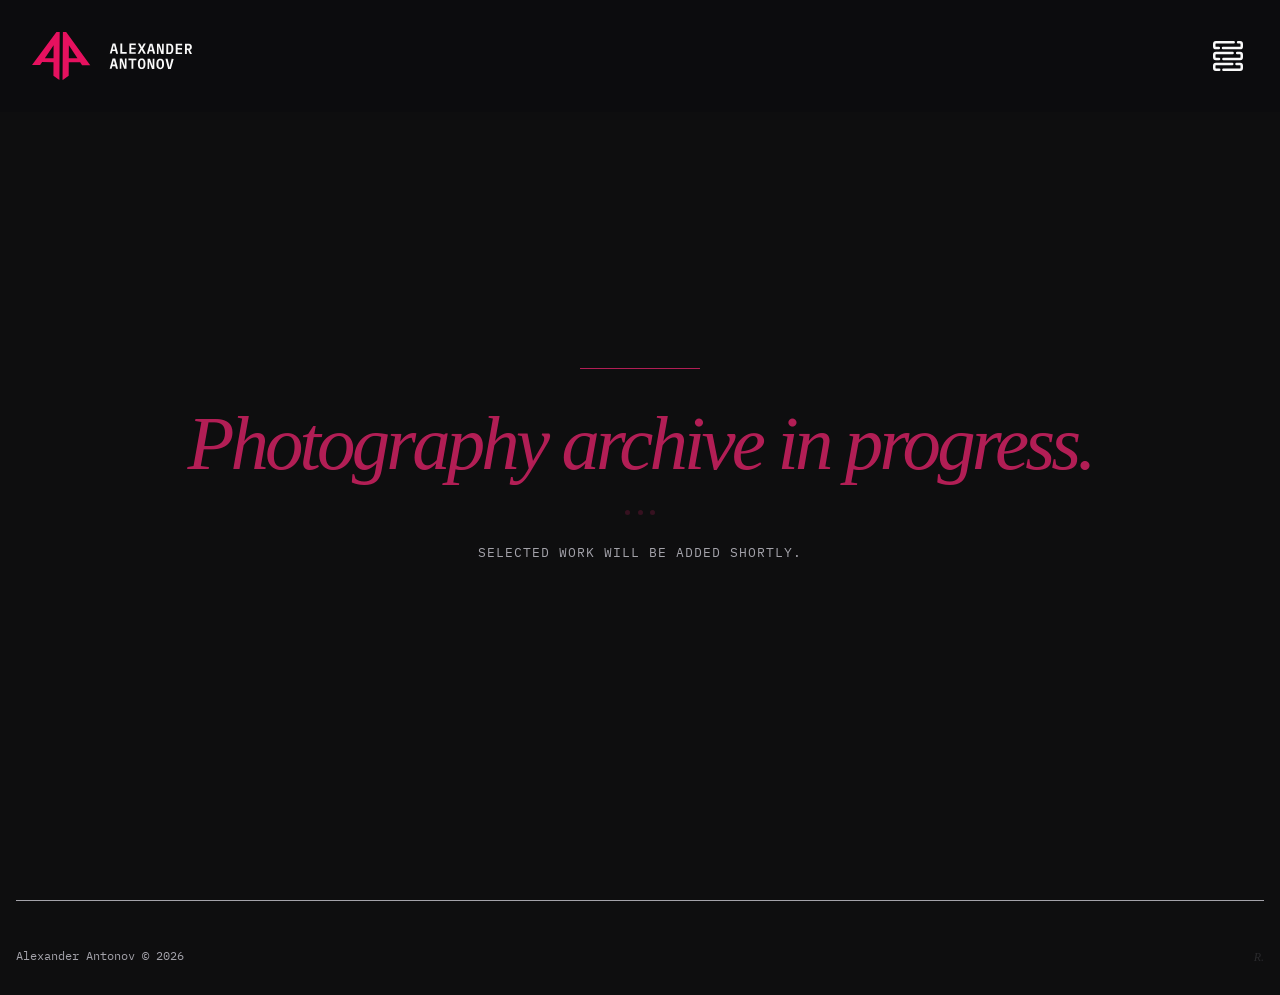
<file: pages/photography/nature.html>
<!DOCTYPE html>

<html lang="en">

<head>
    <meta charset="UTF-8">
    <meta name="viewport" content="width=device-width, initial-scale=1.0">

    <link rel="stylesheet" href="../../css/variables.css">
    <link rel="stylesheet" href="../../css/main.css">
    <link rel="stylesheet" href="../../css/navigation.css">
    <link rel="stylesheet" href="../../css/gallery.css">
    <link rel="stylesheet" href="../../css/artwork.css">
    <link rel="stylesheet" href="../../css/responsive.css">


    <link rel="preconnect" href="https://fonts.googleapis.com">
    <link rel="preconnect" href="https://fonts.gstatic.com" crossorigin>
    <link href="https://fonts.googleapis.com/css2?family=IBM+Plex+Mono:wght@400;700&display=swap" rel="stylesheet">

    <link rel="icon" type="image/svg+xml" href="../../assets/logos/aa_logo.svg">

    <meta property="og:title" content="Alexander Antonov — Designer & Photographer">
    <meta property="og:description" content="Graphic design, photography and visual work by Alexander Antonov.">
    <meta property="og:image" content="https://alex-55l.pages.dev/assets/logos/aa-logo.png">
    <meta property="og:type" content="website">

    <title>Nature Photography</title>
</head>

<body>

    <!-- = Navigation = -->
    <nav class="navigation">

        <!-- Logo -->
        <a href="../../index.html" class="logo">
            <img src="../../assets/logos/alex_logo_2.svg" alt="Alex Antonov Logo">
        </a>

        <!-- Menu Button -->
        <button class="menu-toggle" id="menuToggle" aria-label="Open navigation">
            <img src="../../assets/menu/menu.svg" alt="Menu">

        </button>
    </nav>

    <!-- = Side Menu = -->
    <aside class="side-menu" id="sideMenu">

        <!-- Close Button -->
        <button class="close-menu" id="closeMenu" aria-label="Close menu">

            <img src="../../assets/menu/close.png" alt="Close">

        </button>

        <nav class="menu-links">

            <a href="../../pages/work.html" class="menu-link">
                <span class="menu-outline">
                    <svg class="outline-svg" viewBox="0 0 290 87" xmlns="http://www.w3.org/2000/svg">
                        <path
                            d="M52.34,83.15L32.32,83.15C14.44,83.15 3,70.58 3,50.93L3,35.21C3,15.57 14.44,3 32.32,3L205.35,3" />
                        <path
                            d="M251.11,3L257.55,3C275.43,3 286.15,15.57 286.15,35.22L286.15,50.94C286.15,70.58 275.42,83.16 257.55,83.16L95.95,83.16" />
                    </svg>
                </span>
                <span class="menu-text">Work</span>
            </a>

            <a href="../../pages/photography.html" class="menu-link">
                <span class="menu-outline">
                    <svg class="outline-svg" viewBox="0 0 290 87" xmlns="http://www.w3.org/2000/svg">
                        <path
                            d="M52.34,83.15L32.32,83.15C14.44,83.15 3,70.58 3,50.93L3,35.21C3,15.57 14.44,3 32.32,3L205.35,3" />
                        <path
                            d="M251.11,3L257.55,3C275.43,3 286.15,15.57 286.15,35.22L286.15,50.94C286.15,70.58 275.42,83.16 257.55,83.16L95.95,83.16" />
                    </svg>
                </span>
                <span class="menu-text">Photo</span>
            </a>

            <a href="../../pages/artwork.html" class="menu-link">
                <span class="menu-outline">
                    <svg class="outline-svg" viewBox="0 0 290 87" xmlns="http://www.w3.org/2000/svg">
                        <path
                            d="M52.34,83.15L32.32,83.15C14.44,83.15 3,70.58 3,50.93L3,35.21C3,15.57 14.44,3 32.32,3L205.35,3" />
                        <path
                            d="M251.11,3L257.55,3C275.43,3 286.15,15.57 286.15,35.22L286.15,50.94C286.15,70.58 275.42,83.16 257.55,83.16L95.95,83.16" />
                    </svg>
                </span>
                <span class="menu-text">Art</span>
            </a>

            <a href="../../index.html#contact" class="menu-link">
                <span class="menu-outline">
                    <svg class="outline-svg" viewBox="0 0 290 87" xmlns="http://www.w3.org/2000/svg">
                        <path
                            d="M52.34,83.15L32.32,83.15C14.44,83.15 3,70.58 3,50.93L3,35.21C3,15.57 14.44,3 32.32,3L205.35,3" />
                        <path
                            d="M251.11,3L257.55,3C275.43,3 286.15,15.57 286.15,35.22L286.15,50.94C286.15,70.58 275.42,83.16 257.55,83.16L95.95,83.16" />
                    </svg>
                </span>
                <span class="menu-text">Contact</span>
            </a>

        </nav>


    </aside>

    <div class="overlay" id="overlay"></div>

    <main class="gallery-page">

        <section class="gallery-placeholder">

            <div class="gallery-placeholder-line"></div>

            <p class="gallery-placeholder-title">
                Photography archive in progress.
            </p>

            <div class="gallery-loading" aria-hidden="true">
                <span></span>
                <span></span>
                <span></span>
            </div>

            <p class="gallery-placeholder-text">
                Selected work will be added shortly.
            </p>

        </section>

    </main>


    </main>

    <footer>
        <p class="copyright">Alexander Antonov © 2026</p>
        <span class="footer-signature">R.</span>
    </footer>

    <script src="https://cdn.jsdelivr.net/npm/gsap@3/dist/gsap.min.js"></script>
    <script src="../../js/navigation.js"></script>


</body>

</html>
</file>
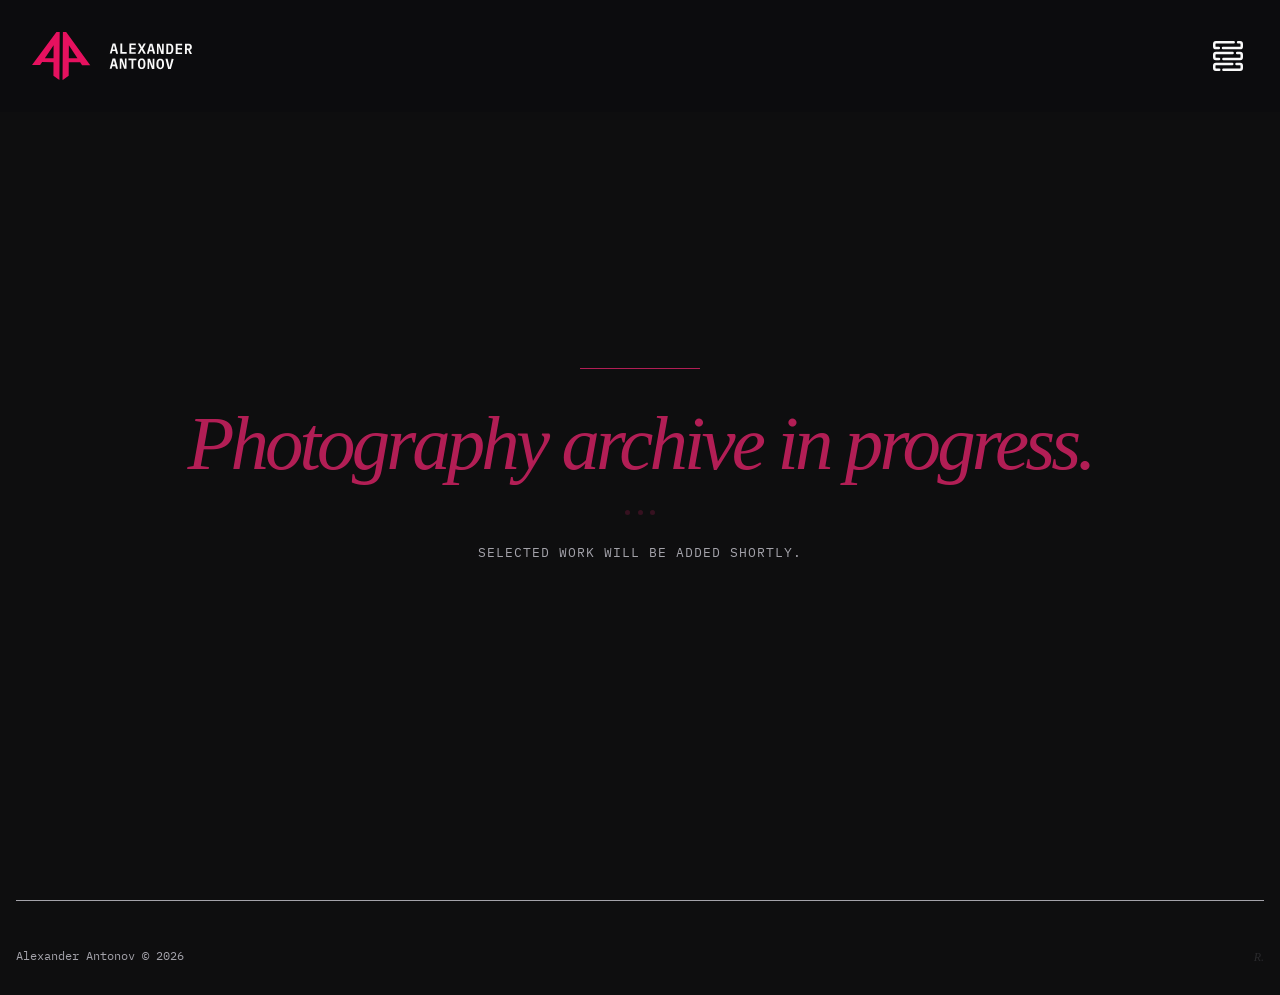
<file: pages/photography/urban.html>
<!DOCTYPE html>

<html lang="en">

<head>
    <meta charset="UTF-8">
    <meta name="viewport" content="width=device-width, initial-scale=1.0">

    <link rel="stylesheet" href="../../css/variables.css">
    <link rel="stylesheet" href="../../css/main.css">
    <link rel="stylesheet" href="../../css/navigation.css">
    <link rel="stylesheet" href="../../css/gallery.css">
    <link rel="stylesheet" href="../../css/artwork.css">
    <link rel="stylesheet" href="../../css/responsive.css">


    <link rel="preconnect" href="https://fonts.googleapis.com">
    <link rel="preconnect" href="https://fonts.gstatic.com" crossorigin>
    <link href="https://fonts.googleapis.com/css2?family=IBM+Plex+Mono:wght@400;700&display=swap" rel="stylesheet">

    <link rel="icon" type="image/svg+xml" href="../../assets/logos/aa_logo.svg">

    <meta property="og:title" content="Alexander Antonov — Designer & Photographer">
    <meta property="og:description" content="Graphic design, photography and visual work by Alexander Antonov.">
    <meta property="og:image" content="https://alex-55l.pages.dev/assets/logos/aa-logo.png">
    <meta property="og:type" content="website">

    <title>Urban Photography</title>
</head>

<body>

    <!-- = Navigation = -->
    <nav class="navigation">

        <!-- Logo -->
        <a href="../../index.html" class="logo">
            <img src="../../assets/logos/alex_logo_2.svg" alt="Alex Antonov Logo">
        </a>

        <!-- Menu Button -->
        <button class="menu-toggle" id="menuToggle" aria-label="Open navigation">
            <img src="../../assets/menu/menu.svg" alt="Menu">

        </button>
    </nav>

    <!-- = Side Menu = -->
    <aside class="side-menu" id="sideMenu">

        <!-- Close Button -->
        <button class="close-menu" id="closeMenu" aria-label="Close menu">

            <img src="../../assets/menu/close.png" alt="Close">

        </button>

        <nav class="menu-links">

            <a href="../../pages/work.html" class="menu-link">
                <span class="menu-outline">
                    <svg class="outline-svg" viewBox="0 0 290 87" xmlns="http://www.w3.org/2000/svg">
                        <path
                            d="M52.34,83.15L32.32,83.15C14.44,83.15 3,70.58 3,50.93L3,35.21C3,15.57 14.44,3 32.32,3L205.35,3" />
                        <path
                            d="M251.11,3L257.55,3C275.43,3 286.15,15.57 286.15,35.22L286.15,50.94C286.15,70.58 275.42,83.16 257.55,83.16L95.95,83.16" />
                    </svg>
                </span>
                <span class="menu-text">Work</span>
            </a>

            <a href="../../pages/photography.html" class="menu-link">
                <span class="menu-outline">
                    <svg class="outline-svg" viewBox="0 0 290 87" xmlns="http://www.w3.org/2000/svg">
                        <path
                            d="M52.34,83.15L32.32,83.15C14.44,83.15 3,70.58 3,50.93L3,35.21C3,15.57 14.44,3 32.32,3L205.35,3" />
                        <path
                            d="M251.11,3L257.55,3C275.43,3 286.15,15.57 286.15,35.22L286.15,50.94C286.15,70.58 275.42,83.16 257.55,83.16L95.95,83.16" />
                    </svg>
                </span>
                <span class="menu-text">Photo</span>
            </a>

            <a href="../../pages/artwork.html" class="menu-link">
                <span class="menu-outline">
                    <svg class="outline-svg" viewBox="0 0 290 87" xmlns="http://www.w3.org/2000/svg">
                        <path
                            d="M52.34,83.15L32.32,83.15C14.44,83.15 3,70.58 3,50.93L3,35.21C3,15.57 14.44,3 32.32,3L205.35,3" />
                        <path
                            d="M251.11,3L257.55,3C275.43,3 286.15,15.57 286.15,35.22L286.15,50.94C286.15,70.58 275.42,83.16 257.55,83.16L95.95,83.16" />
                    </svg>
                </span>
                <span class="menu-text">Art</span>
            </a>

            <a href="../../index.html#contact" class="menu-link">
                <span class="menu-outline">
                    <svg class="outline-svg" viewBox="0 0 290 87" xmlns="http://www.w3.org/2000/svg">
                        <path
                            d="M52.34,83.15L32.32,83.15C14.44,83.15 3,70.58 3,50.93L3,35.21C3,15.57 14.44,3 32.32,3L205.35,3" />
                        <path
                            d="M251.11,3L257.55,3C275.43,3 286.15,15.57 286.15,35.22L286.15,50.94C286.15,70.58 275.42,83.16 257.55,83.16L95.95,83.16" />
                    </svg>
                </span>
                <span class="menu-text">Contact</span>
            </a>

        </nav>


    </aside>

    <div class="overlay" id="overlay"></div>

    <main class="gallery-page">

        <section class="gallery-placeholder">

            <div class="gallery-placeholder-line"></div>

            <p class="gallery-placeholder-title">
                Photography archive in progress.
            </p>

            <div class="gallery-loading" aria-hidden="true">
                <span></span>
                <span></span>
                <span></span>
            </div>

            <p class="gallery-placeholder-text">
                Selected work will be added shortly.
            </p>

        </section>

    </main>


    </main>

    <footer>
        <p class="copyright">Alexander Antonov © 2026</p>
        <span class="footer-signature">R.</span>
    </footer>

    <script src="https://cdn.jsdelivr.net/npm/gsap@3/dist/gsap.min.js"></script>
    <script src="../../js/navigation.js"></script>


</body>

</html>
</file>
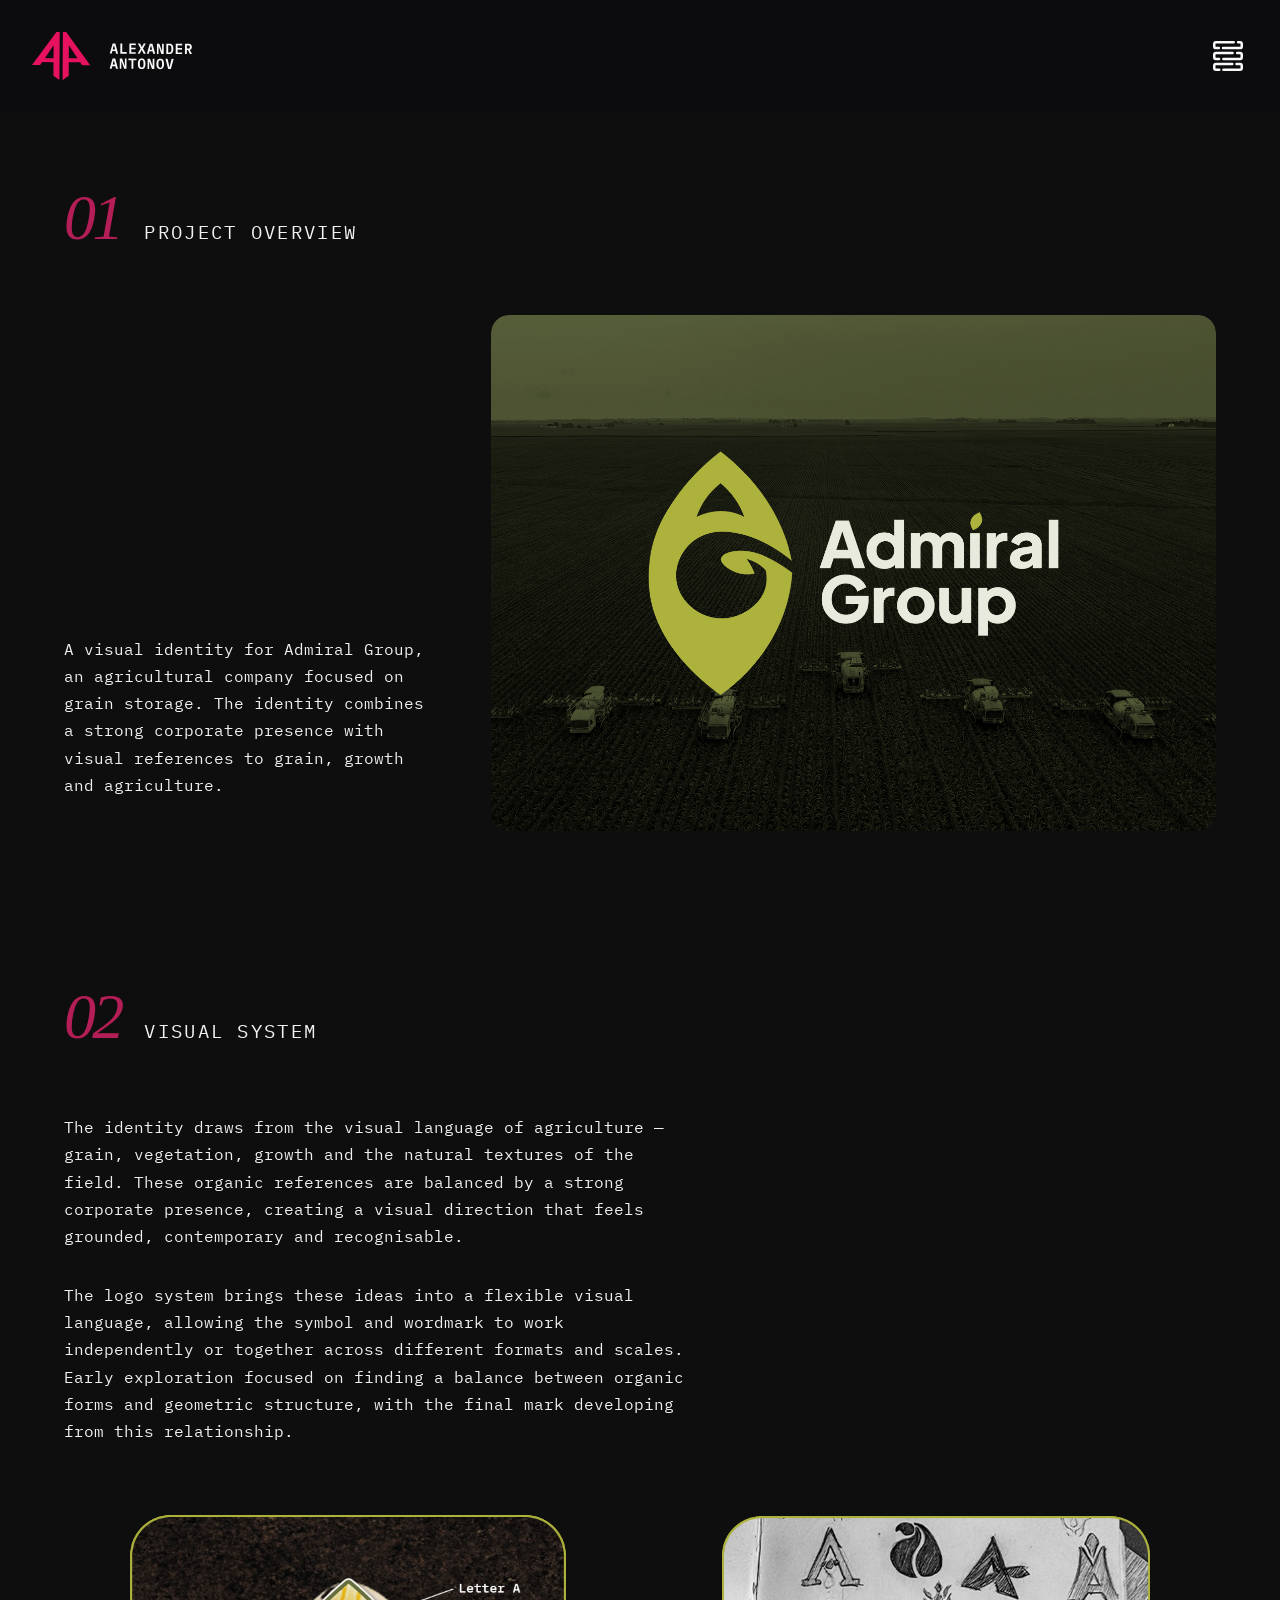
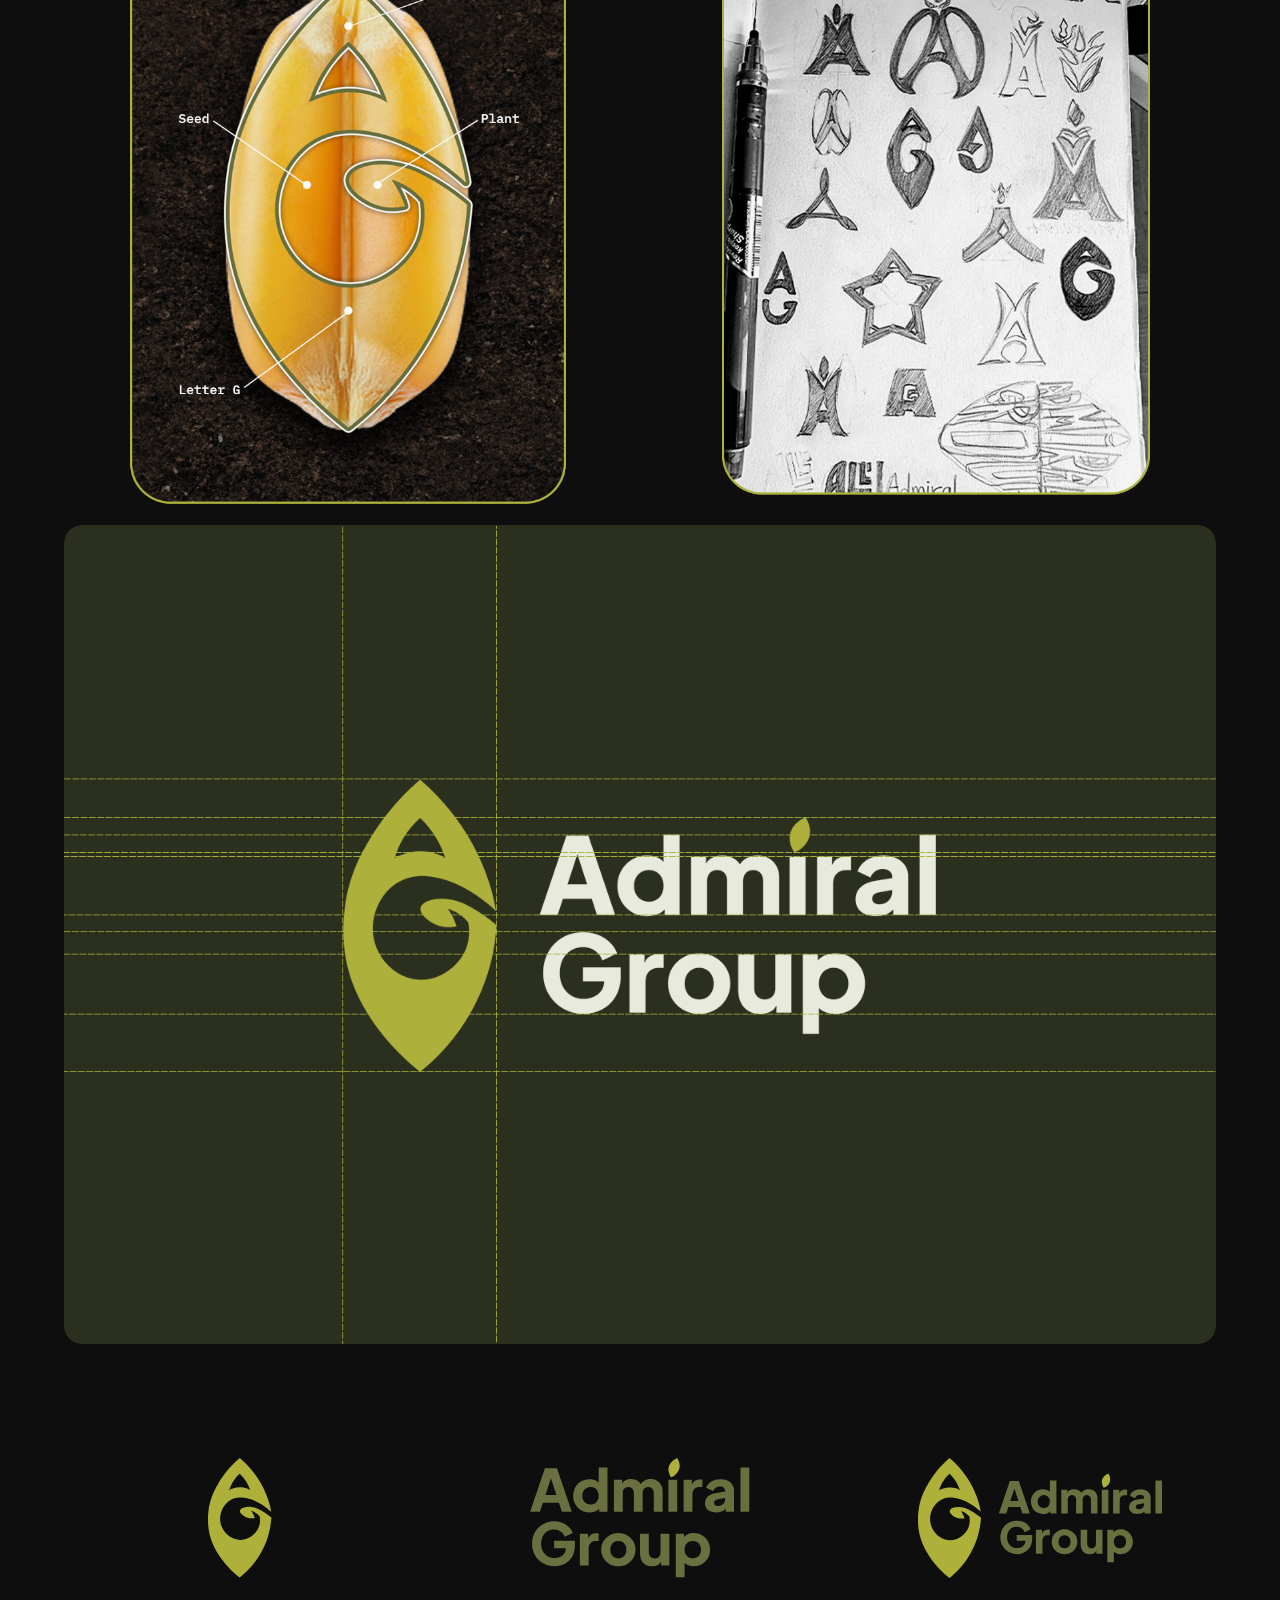
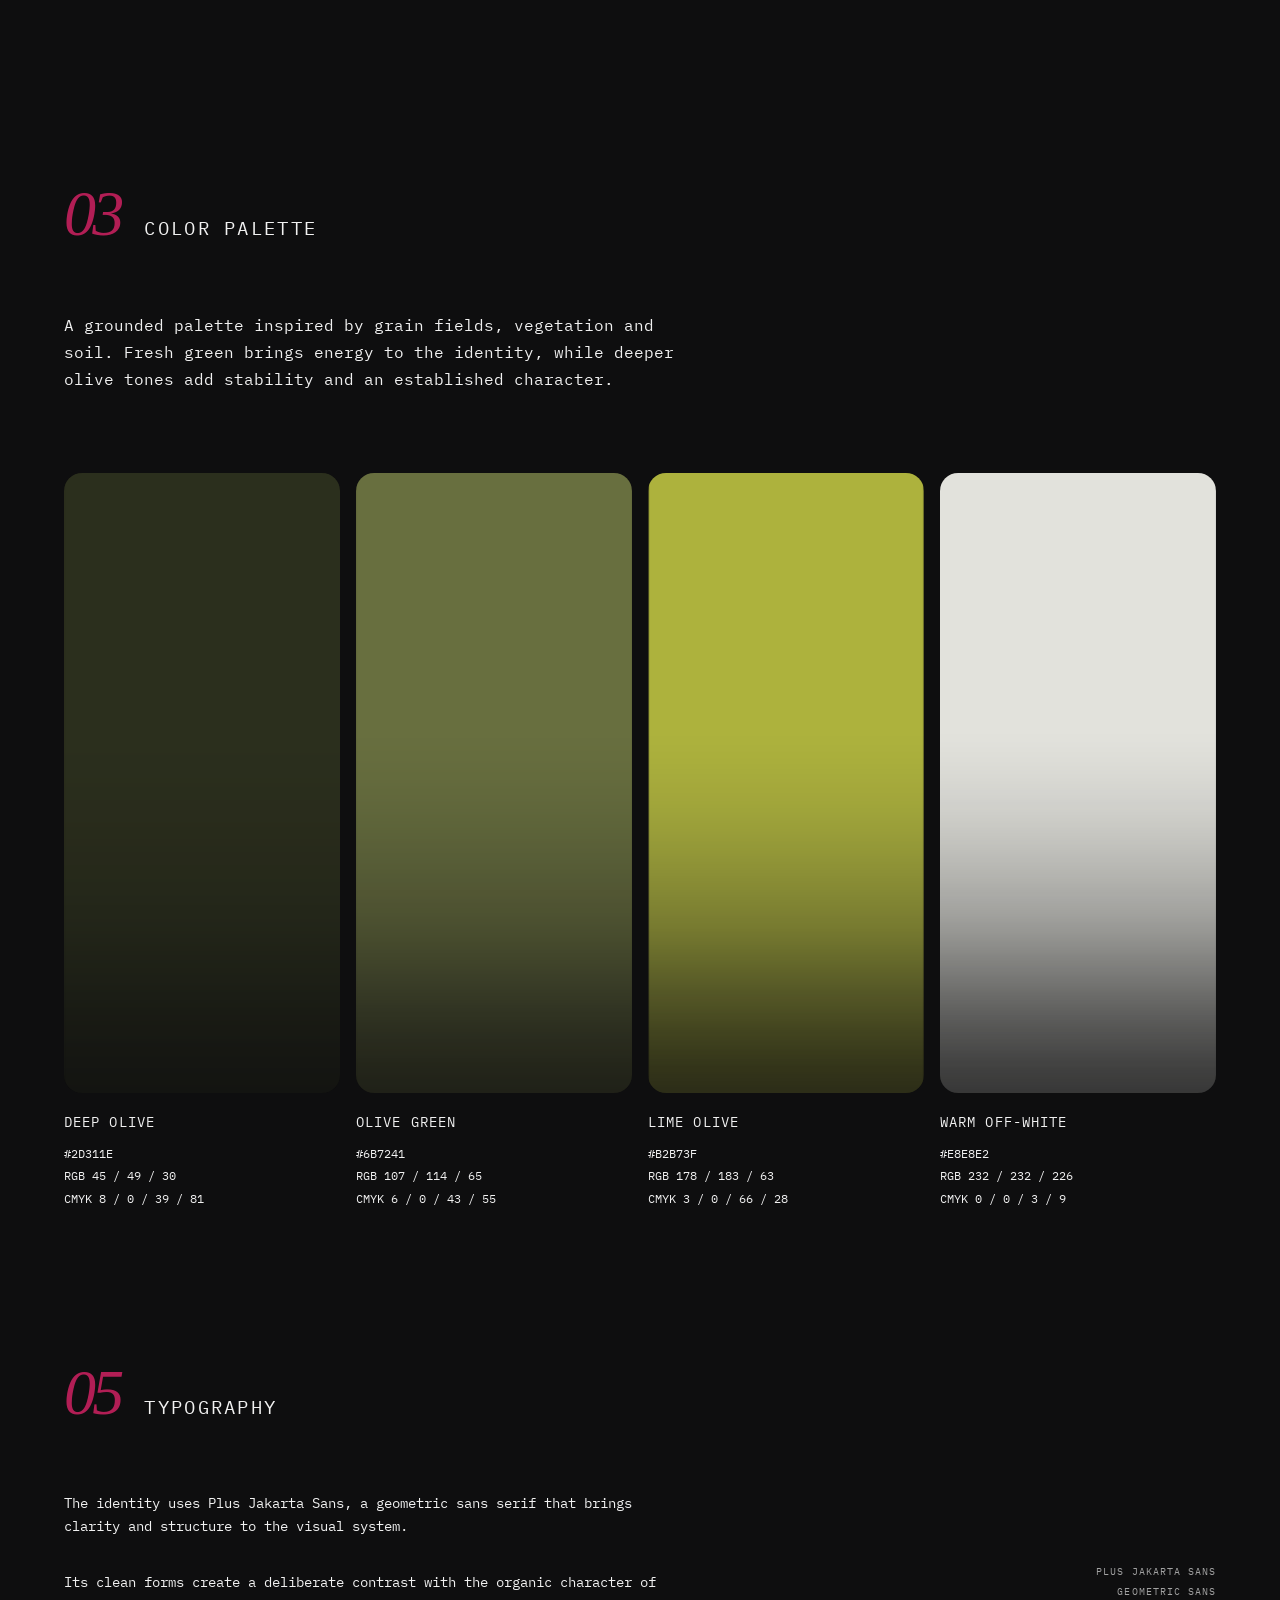
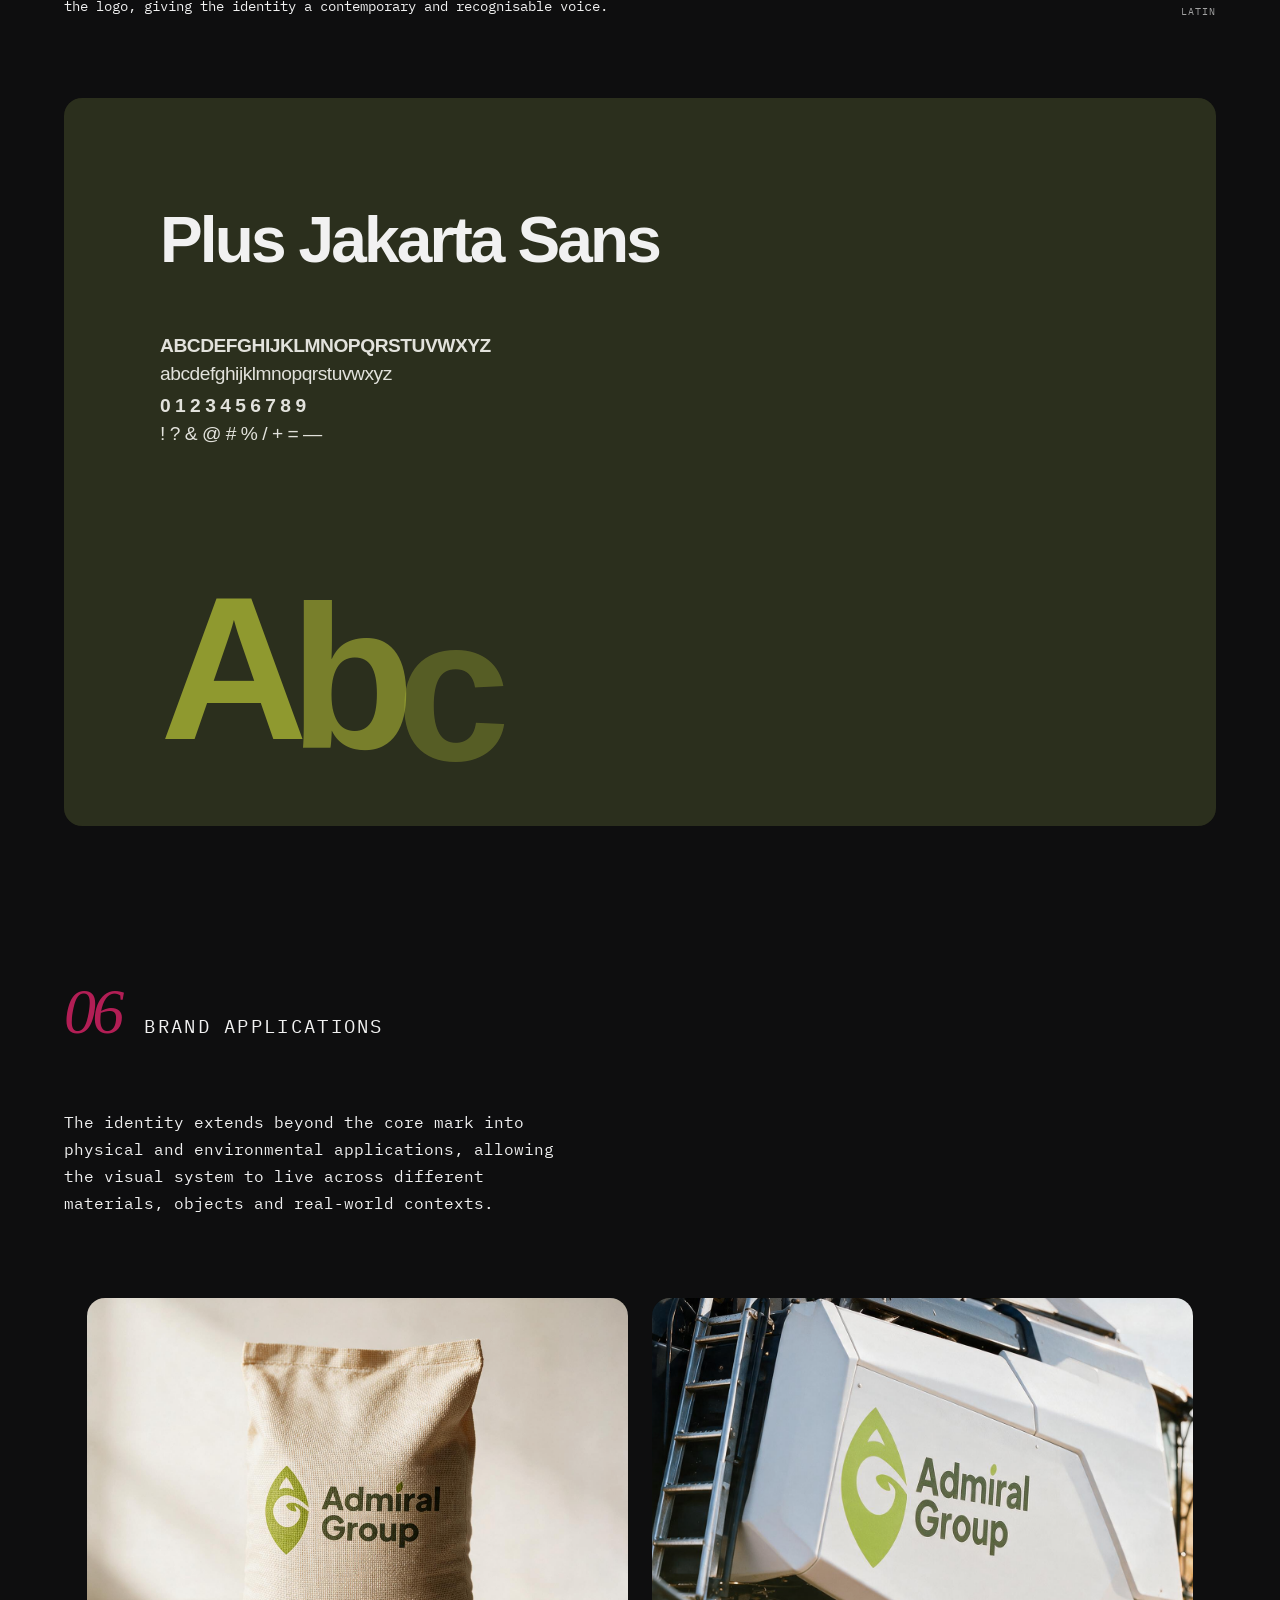
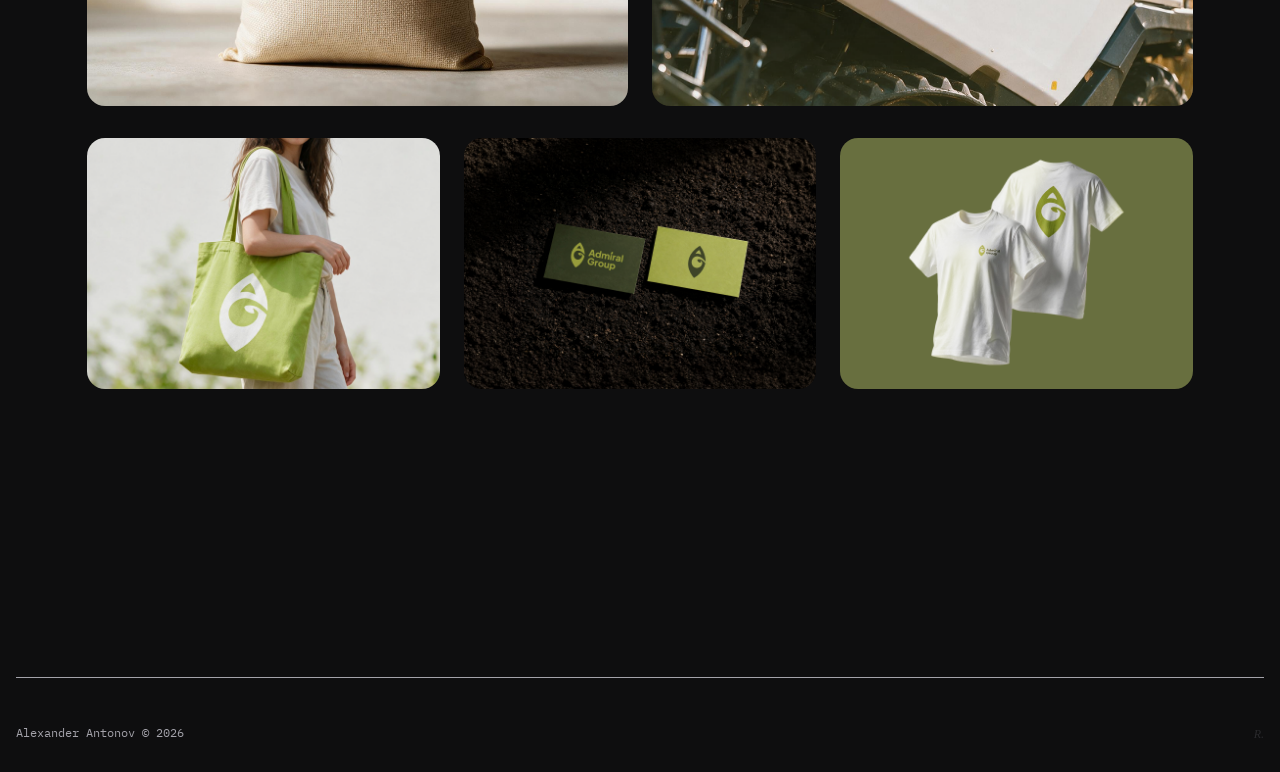
<file: pages/work/admiral.html>
<!DOCTYPE html>

<html lang="en">

<head>
    <meta charset="UTF-8">
    <meta name="viewport" content="width=device-width, initial-scale=1.0">

    <link rel="stylesheet" href="../../css/variables.css">
    <link rel="stylesheet" href="../../css/main.css">
    <link rel="stylesheet" href="../../css/navigation.css">
    <link rel="stylesheet" href="../../css/admiral-group.css">
    <link rel="stylesheet" href="../../css/responsive.css">


    <link rel="preconnect" href="https://fonts.googleapis.com">
    <link rel="preconnect" href="https://fonts.gstatic.com" crossorigin>
    <link href="https://fonts.googleapis.com/css2?family=IBM+Plex+Mono:wght@400;700&display=swap" rel="stylesheet">
    <link href="https://fonts.googleapis.com/css2?family=Manrope:wght@400;500;600;700&display=swap" rel="stylesheet">
    <link href="https://fonts.googleapis.com/css2?family=Cormorant+Garamond:wght@400;500;600;700&display=swap"
        rel="stylesheet">

    <link rel="icon" type="image/svg+xml" href="../../assets/logos/aa_logo.svg">

    <meta property="og:title" content="Alexander Antonov — Designer & Photographer">
    <meta property="og:description" content="Graphic design, photography and visual work by Alexander Antonov.">
    <meta property="og:image" content="https://alex-55l.pages.dev/assets/logos/aa-logo.png">
    <meta property="og:type" content="website">

    <title>Admiral Group</title>

</head>

<body>

    <!-- = Navigation = -->
    <nav class="navigation">

        <!-- Logo -->
        <a href="../../index.html" class="logo">
            <img src="../../assets/logos/alex_logo_2.svg" alt="Alex Antonov Logo">
        </a>

        <!-- Menu Button -->
        <button class="menu-toggle" id="menuToggle" aria-label="Open navigation">
            <img src="../../assets/menu/menu.svg" alt="Menu">

        </button>
    </nav>

    <!-- = Side Menu = -->
    <aside class="side-menu" id="sideMenu">

        <!-- Close Button -->
        <button class="close-menu" id="closeMenu" aria-label="Close menu">

            <img src="../../assets/menu/close.png" alt="Close">

        </button>

        <nav class="menu-links">

            <a href="../../pages/work.html" class="menu-link">
                <span class="menu-outline">
                    <svg class="outline-svg" viewBox="0 0 290 87" xmlns="http://www.w3.org/2000/svg">
                        <path
                            d="M52.34,83.15L32.32,83.15C14.44,83.15 3,70.58 3,50.93L3,35.21C3,15.57 14.44,3 32.32,3L205.35,3" />
                        <path
                            d="M251.11,3L257.55,3C275.43,3 286.15,15.57 286.15,35.22L286.15,50.94C286.15,70.58 275.42,83.16 257.55,83.16L95.95,83.16" />
                    </svg>
                </span>
                <span class="menu-text">Work</span>
            </a>

            <a href="../../pages/photography.html" class="menu-link">
                <span class="menu-outline">
                    <svg class="outline-svg" viewBox="0 0 290 87" xmlns="http://www.w3.org/2000/svg">
                        <path
                            d="M52.34,83.15L32.32,83.15C14.44,83.15 3,70.58 3,50.93L3,35.21C3,15.57 14.44,3 32.32,3L205.35,3" />
                        <path
                            d="M251.11,3L257.55,3C275.43,3 286.15,15.57 286.15,35.22L286.15,50.94C286.15,70.58 275.42,83.16 257.55,83.16L95.95,83.16" />
                    </svg>
                </span>
                <span class="menu-text">Photo</span>
            </a>

            <a href="../../pages/artwork.html" class="menu-link">
                <span class="menu-outline">
                    <svg class="outline-svg" viewBox="0 0 290 87" xmlns="http://www.w3.org/2000/svg">
                        <path
                            d="M52.34,83.15L32.32,83.15C14.44,83.15 3,70.58 3,50.93L3,35.21C3,15.57 14.44,3 32.32,3L205.35,3" />
                        <path
                            d="M251.11,3L257.55,3C275.43,3 286.15,15.57 286.15,35.22L286.15,50.94C286.15,70.58 275.42,83.16 257.55,83.16L95.95,83.16" />
                    </svg>
                </span>
                <span class="menu-text">Art</span>
            </a>

            <a href="../../index.html#contact" class="menu-link">
                <span class="menu-outline">
                    <svg class="outline-svg" viewBox="0 0 290 87" xmlns="http://www.w3.org/2000/svg">
                        <path
                            d="M52.34,83.15L32.32,83.15C14.44,83.15 3,70.58 3,50.93L3,35.21C3,15.57 14.44,3 32.32,3L205.35,3" />
                        <path
                            d="M251.11,3L257.55,3C275.43,3 286.15,15.57 286.15,35.22L286.15,50.94C286.15,70.58 275.42,83.16 257.55,83.16L95.95,83.16" />
                    </svg>
                </span>
                <span class="menu-text">Contact</span>
            </a>

        </nav>


    </aside>

    <div class="overlay" id="overlay"></div>

    <main class="project-page">

        <!-- 01 -->
        <section class="project-section project-overview">

            <header class="project-section-header">
                <span class="section-number">01</span>
                <h1>Project Overview</h1>
            </header>

            <div class="project-intro">

                <div class="project-text">
                    <p>
                        A visual identity for Admiral Group, an agricultural
                        company focused on grain storage. The identity combines
                        a strong corporate presence with visual references to
                        grain, growth and agriculture.
                    </p>
                </div>

                <div class="project-image project-image--large project-hero-video">
                    <video autoplay muted playsinline poster="../../assets/projects/admiral/admiral-hero.png">

                        <source src="../../assets/projects/admiral/admiral_hero.mp4" type="video/mp4">
                    </video>
                </div>

            </div>
        </section>

        <!-- 02 -->
        <section class="project-section project-visual-system">

            <div class="project-section-header">
                <span class="section-number">02</span>
                <h2>Visual System</h2>
            </div>

            <!-- TEXT + IMAGE GALLERY -->
            <div class="visual-system-layout">

                <div class="visual-system-intro">

                    <p>
                        The identity draws from the visual language of agriculture —
                        grain, vegetation, growth and the natural textures of the field.
                        These organic references are balanced by a strong corporate
                        presence, creating a visual direction that feels grounded,
                        contemporary and recognisable.
                    </p>

                    <p>
                        The logo system brings these ideas into a flexible visual
                        language, allowing the symbol and wordmark to work independently
                        or together across different formats and scales. Early
                        exploration focused on finding a balance between organic forms
                        and geometric structure, with the final mark developing from
                        this relationship.
                    </p>

                </div>


                <!-- Gallery Wall -->

                <div class="visual-system-wall">

                    <div class="visual-frame visual-frame--grain">
                        <img src="../../assets/projects/admiral/logo_grain.svg"
                            alt="Admiral Group logo developed over a grain">
                    </div>

                    <div class="visual-frame visual-frame--sketches">
                        <img src="../../assets/projects/admiral/logo_sketches.svg" alt="Admiral Group logo sketches">
                    </div>

                    <div class="visual-frame visual-frame--construction">
                        <img src="../../assets/projects/admiral/logo-vector.png" alt="Admiral Group logo construction">
                    </div>

                </div>

            </div>


            <!-- Logo System Full Width -->

            <div class="visual-logo-system">

                <div class="visual-frame visual-frame--symbol">
                    <img src="../../assets/projects/admiral/admiral-logo-symbol.svg" alt="Admiral Group symbol">
                </div>

                <div class="visual-frame visual-frame--wordmark">
                    <img src="../../assets/projects/admiral/admiral-logo-wordmark.svg" alt="Admiral Group wordmark">
                </div>

                <div class="visual-frame visual-frame--full">
                    <img src="../../assets/projects/admiral/admiral-logo-full.svg" alt="Admiral Group full logo">
                </div>

            </div>

        </section>

        <!-- 03 -->
        <section class="project-section project-colors">

            <header class="project-section-header">
                <span class="section-number">03</span>
                <h2>Color Palette</h2>
            </header>

            <div class="project-text">
                <p>
                    A grounded palette inspired by grain fields, vegetation
                    and soil. Fresh green brings energy to the identity,
                    while deeper olive tones add stability and an
                    established character.
                </p>
            </div>


            <div class="color-palette">

                <div class="color-swatch">

                    <img src="../../assets/projects/admiral/2d311e.png" alt="Deep Olive">

                    <div class="color-info">
                        <span class="color-name">Deep Olive</span>
                        <span>#2D311E</span>
                        <span>RGB 45 / 49 / 30</span>
                        <span>CMYK 8 / 0 / 39 / 81</span>
                    </div>

                </div>


                <div class="color-swatch">

                    <img src="../../assets/projects/admiral/6b7241.png" alt="Olive Green">

                    <div class="color-info">
                        <span class="color-name">Olive Green</span>
                        <span>#6B7241</span>
                        <span>RGB 107 / 114 / 65</span>
                        <span>CMYK 6 / 0 / 43 / 55</span>
                    </div>

                </div>


                <div class="color-swatch">

                    <img src="../../assets/projects/admiral/b2b73f.png" alt="Lime Olive">

                    <div class="color-info">
                        <span class="color-name">Lime Olive</span>
                        <span>#B2B73F</span>
                        <span>RGB 178 / 183 / 63</span>
                        <span>CMYK 3 / 0 / 66 / 28</span>
                    </div>

                </div>


                <div class="color-swatch">

                    <img src="../../assets/projects/admiral/e8e8e2.png" alt="Warm Off-White">

                    <div class="color-info">
                        <span class="color-name">Warm Off-White</span>
                        <span>#E8E8E2</span>
                        <span>RGB 232 / 232 / 226</span>
                        <span>CMYK 0 / 0 / 3 / 9</span>
                    </div>

                </div>

            </div>

        </section>

        <!-- 04 -->
        <section class="project-section project-typography">

            <div class="project-section-header">
                <span class="section-number">05</span>
                <h2>Typography</h2>
            </div>


            <div class="typography-intro">

                <div class="typography-description">

                    <p>
                        The identity uses Plus Jakarta Sans, a geometric sans serif
                        that brings clarity and structure to the visual system.
                    </p>

                    <p>
                        Its clean forms create a deliberate contrast with the organic
                        character of the logo, giving the identity a contemporary
                        and recognisable voice.
                    </p>

                </div>

                <div class="typography-meta">
                    <span>Plus Jakarta Sans</span>
                    <span>Geometric Sans</span>
                    <span>Latin</span>
                </div>

            </div>


            <!-- TYPE SPECIMEN -->

            <section class="type-specimen">

                <div class="type-specimen-content">

                    <!-- Left side -->
                    <div class="type-specimen-left">

                        <h2 class="type-title">Plus Jakarta Sans</h2>

                        <div class="type-alphabet">

                            <div class="alphabet-row type-uppercase">
                                ABCDEFGHIJKLMNOPQRSTUVWXYZ
                            </div>

                            <div class="alphabet-row type-lowercase">
                                abcdefghijklmnopqrstuvwxyz
                            </div>

                            <div class="alphabet-row type-numbers">
                                0 1 2 3 4 5 6 7 8 9
                            </div>

                            <div class="alphabet-row type-symbols">
                                ! ? &amp; @ # % / + = —
                            </div>

                        </div>

                        <div class="type-large">
                            <span>A</span>
                            <span>b</span>
                            <span>c</span>
                        </div>

                    </div>


                    <!-- Right side -->
                    <div class="type-weights">

                        <div class="type-weight">
                            <span>Regular</span>
                        </div>

                        <div class="type-weight">
                            <span>Medium</span>
                        </div>

                        <div class="type-weight">
                            <span>Semibold</span>
                        </div>

                        <div class="type-weight">
                            <span>Bold</span>
                        </div>

                        <div class="type-weight type-weight--extra">
                            <span>ExtraBold</span>
                        </div>

                    </div>

                </div>

            </section>
        </section>

        <!-- 05 -->
        <section class="project-section project-applications">

            <header class="project-section-header">
                <span class="section-number">06</span>
                <h2>Brand Applications</h2>
            </header>

            <div class="applications-intro">

                <p>
                    The identity extends beyond the core mark into physical and
                    environmental applications, allowing the visual system to live
                    across different materials, objects and real-world contexts.
                </p>

            </div>


            <div class="applications-wall">

                <!-- TOP / HERO APPLICATIONS -->
                <div class="applications-wall-top">

                    <div class="application-frame application-frame--grain">
                        <img src="../../assets/projects/admiral/branded-grain-bag.png" alt="Admiral Group grain bag">
                    </div>

                    <div class="application-frame application-frame--harvester">
                        <img src="../../assets/projects/admiral/branded-harvester.png"
                            alt="Admiral Group agricultural vehicle branding">
                    </div>

                </div>

                <!-- SUPPORTING APPLICATIONS -->
                <div class="applications-wall-bottom">

                    <div class="application-frame application-frame--tote">
                        <img src="../../assets/projects/admiral/branded-tote.png" alt="Admiral Group branded tote bag">
                    </div>

                    <div class="application-frame application-frame--cards">
                        <img src="../../assets/projects/admiral/business-cards.png" alt="Admiral Group business cards">
                    </div>

                    <div class="application-frame application-frame--shirts">
                        <img src="../../assets/projects/admiral/branded-tshirt.png" alt="Admiral Group branded apparel">
                    </div>

                </div>

            </div>

        </section>

    </main>

    <footer>
        <p class="copyright">Alexander Antonov © 2026</p>
        <span class="footer-signature">R.</span>
    </footer>

    <script src="https://cdn.jsdelivr.net/npm/gsap@3/dist/gsap.min.js"></script>
    <script src="../../js/navigation.js"></script>
    <script src="../../js/admiral-group.js"></script>



</body>

</html>
</file>
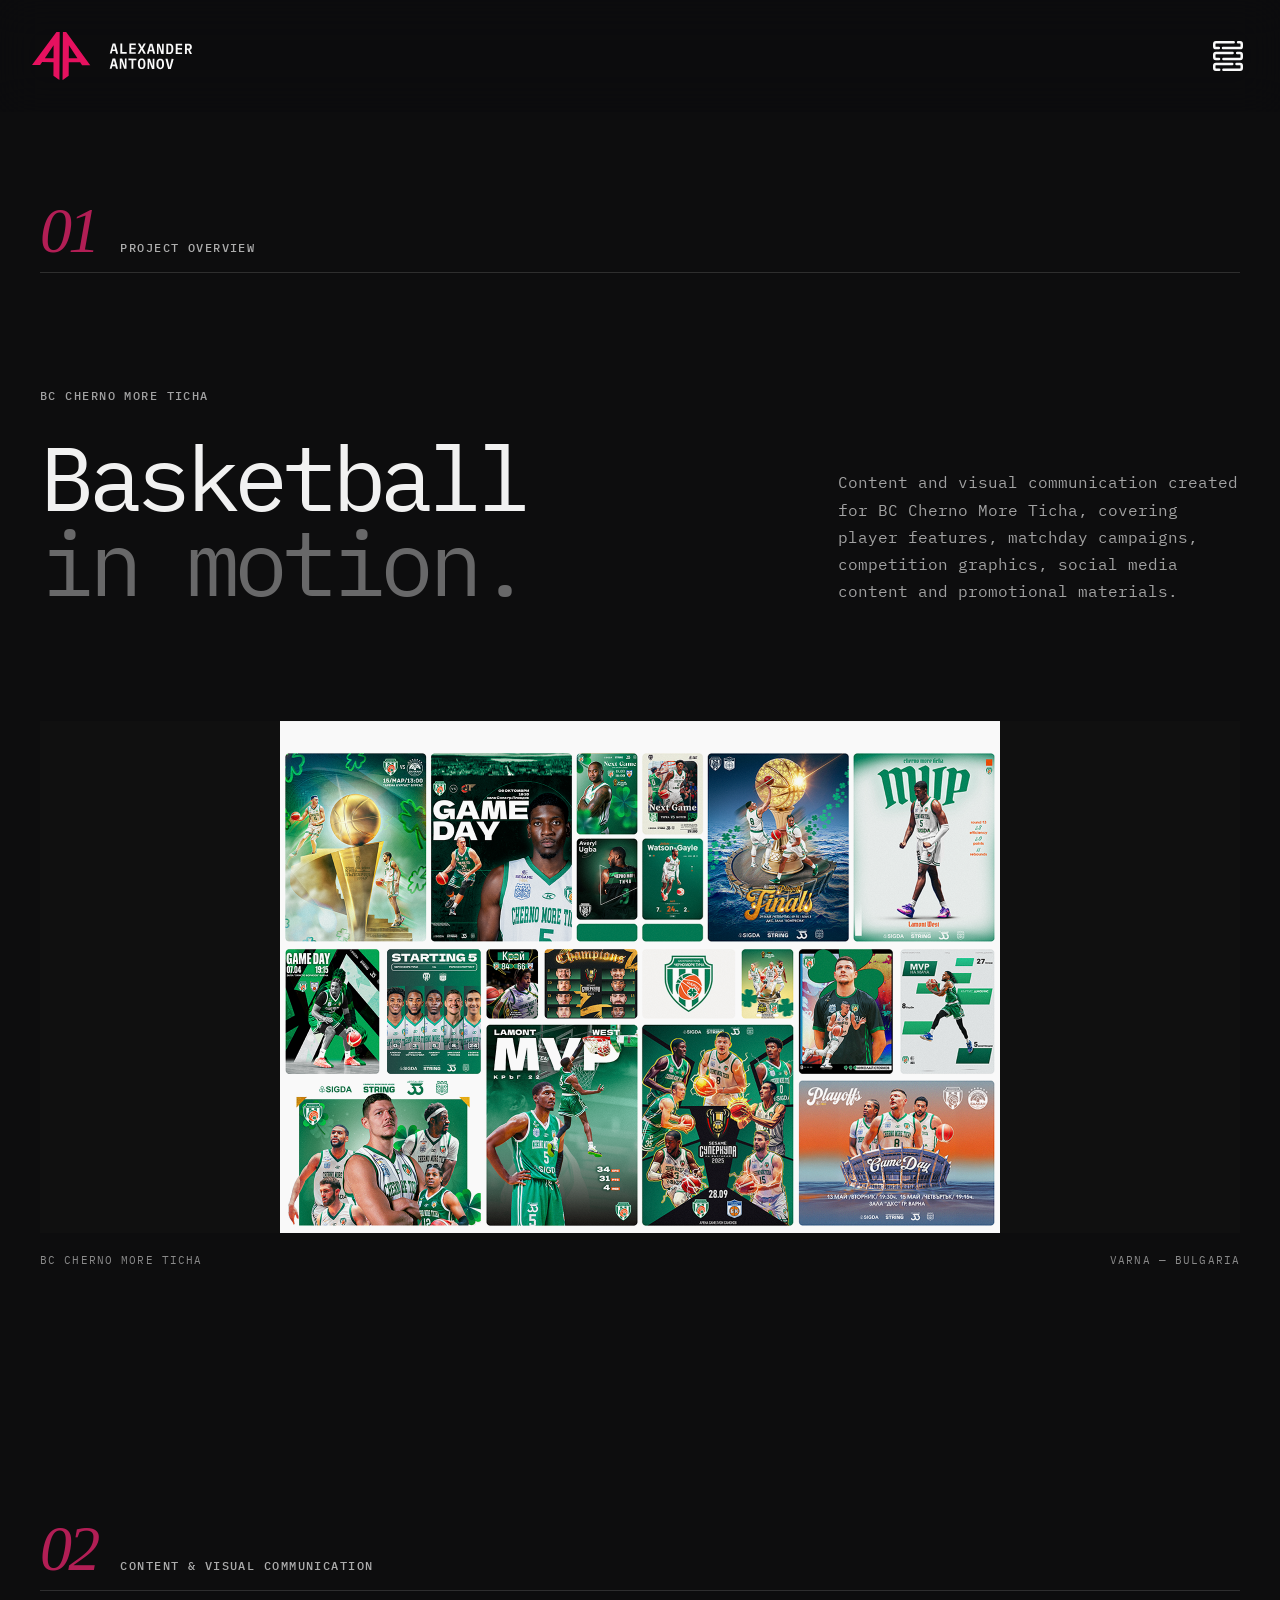
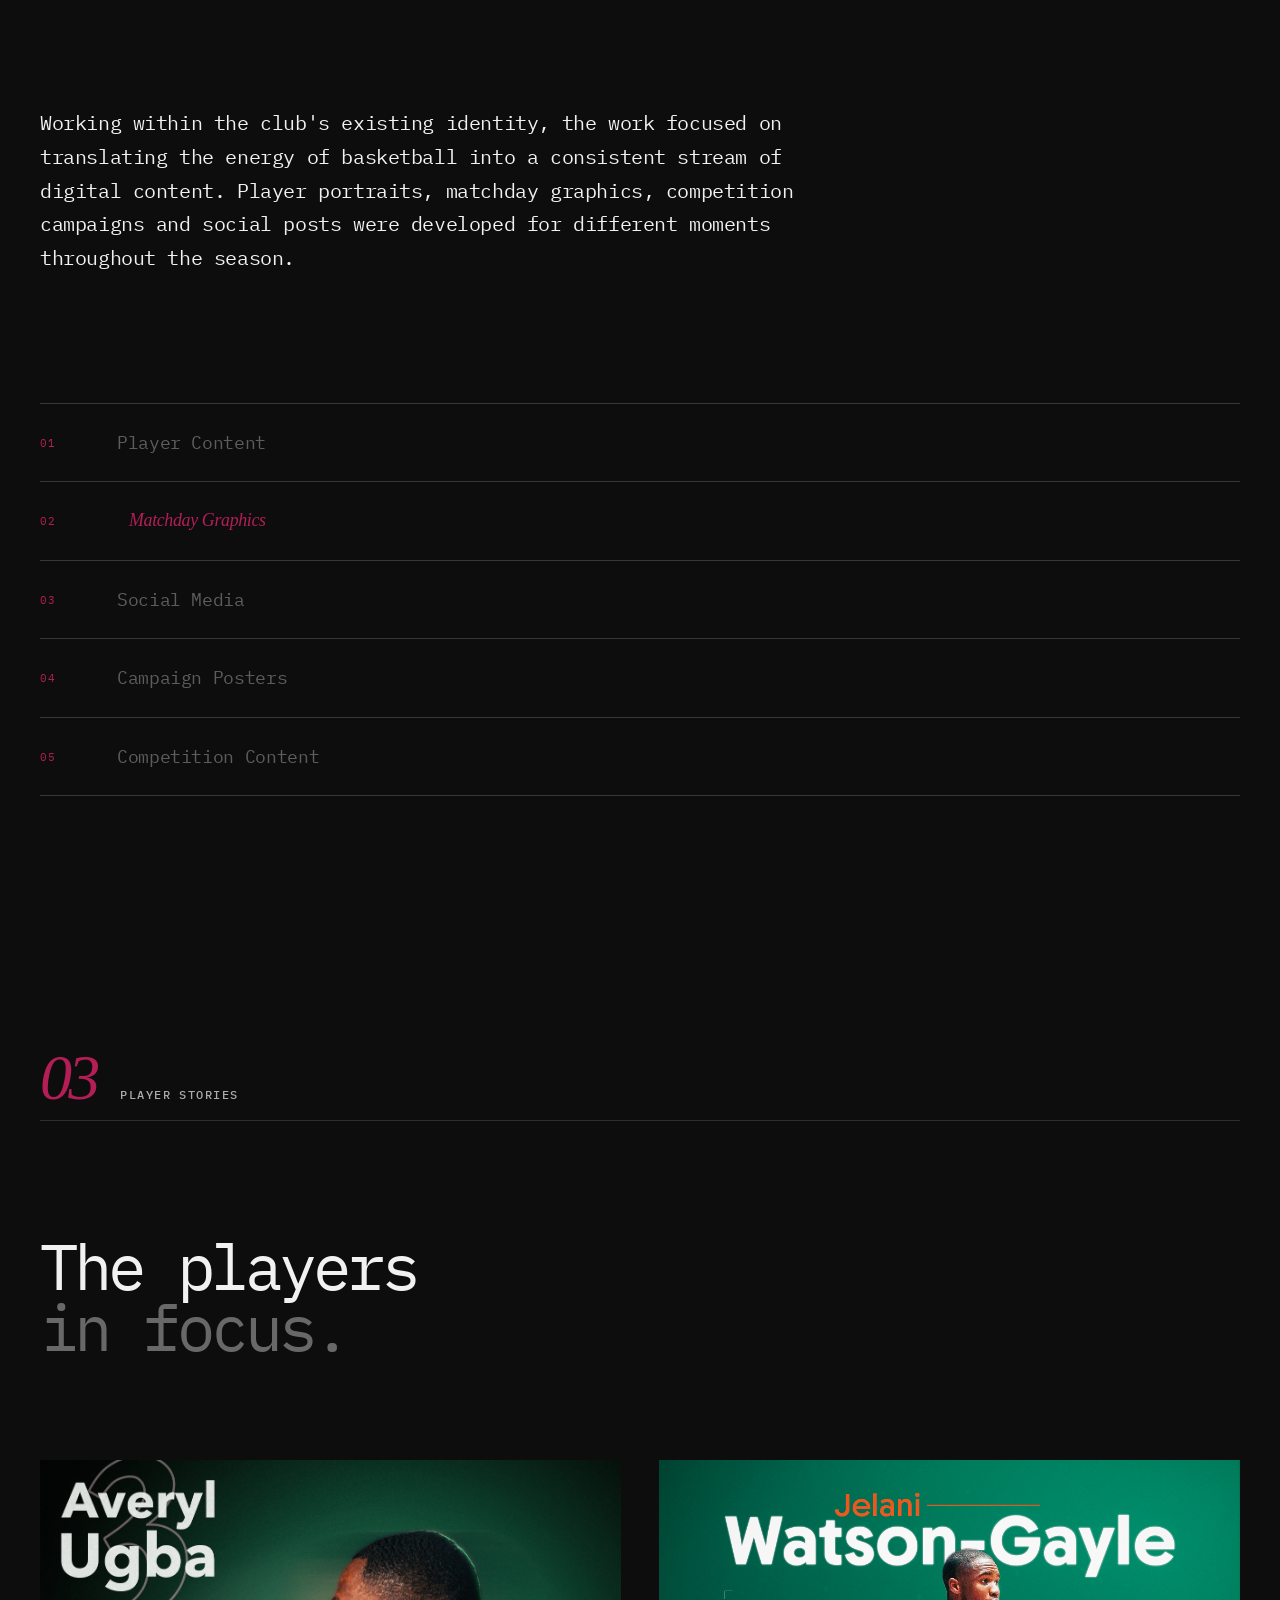
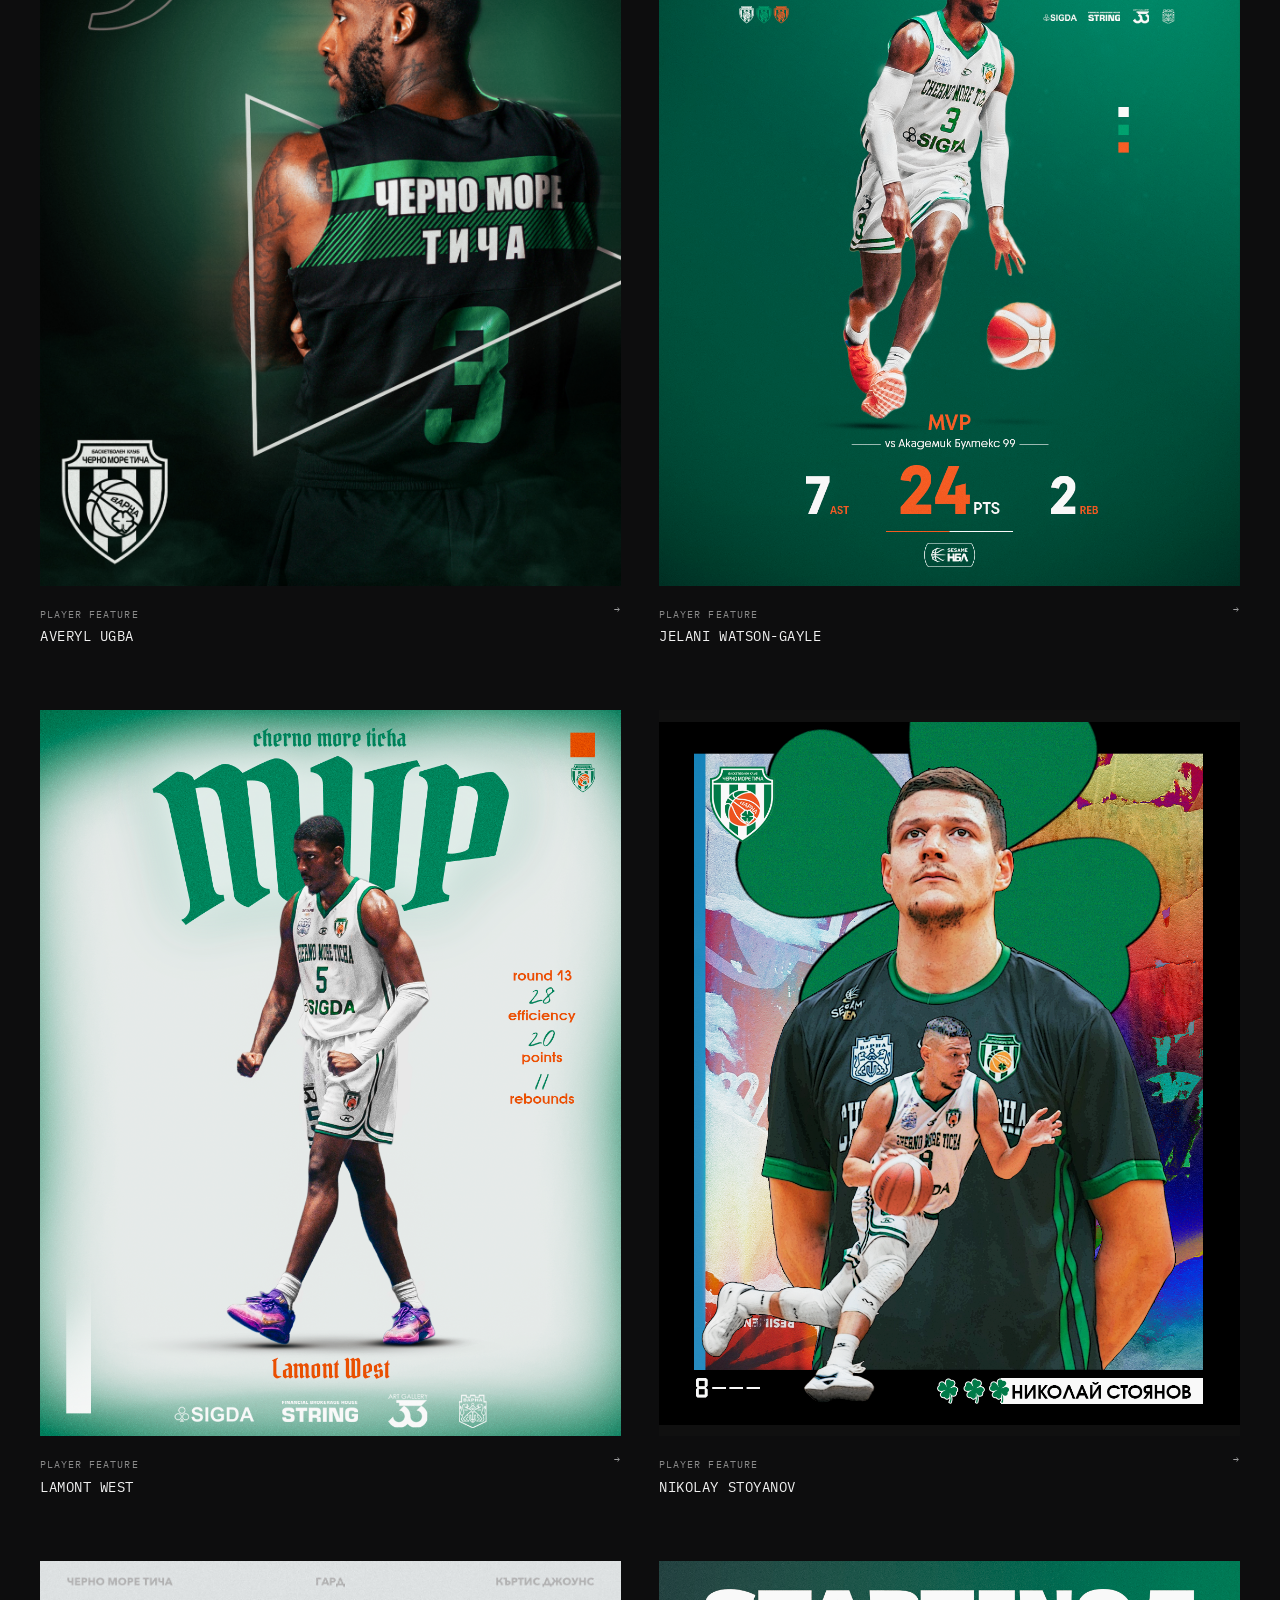
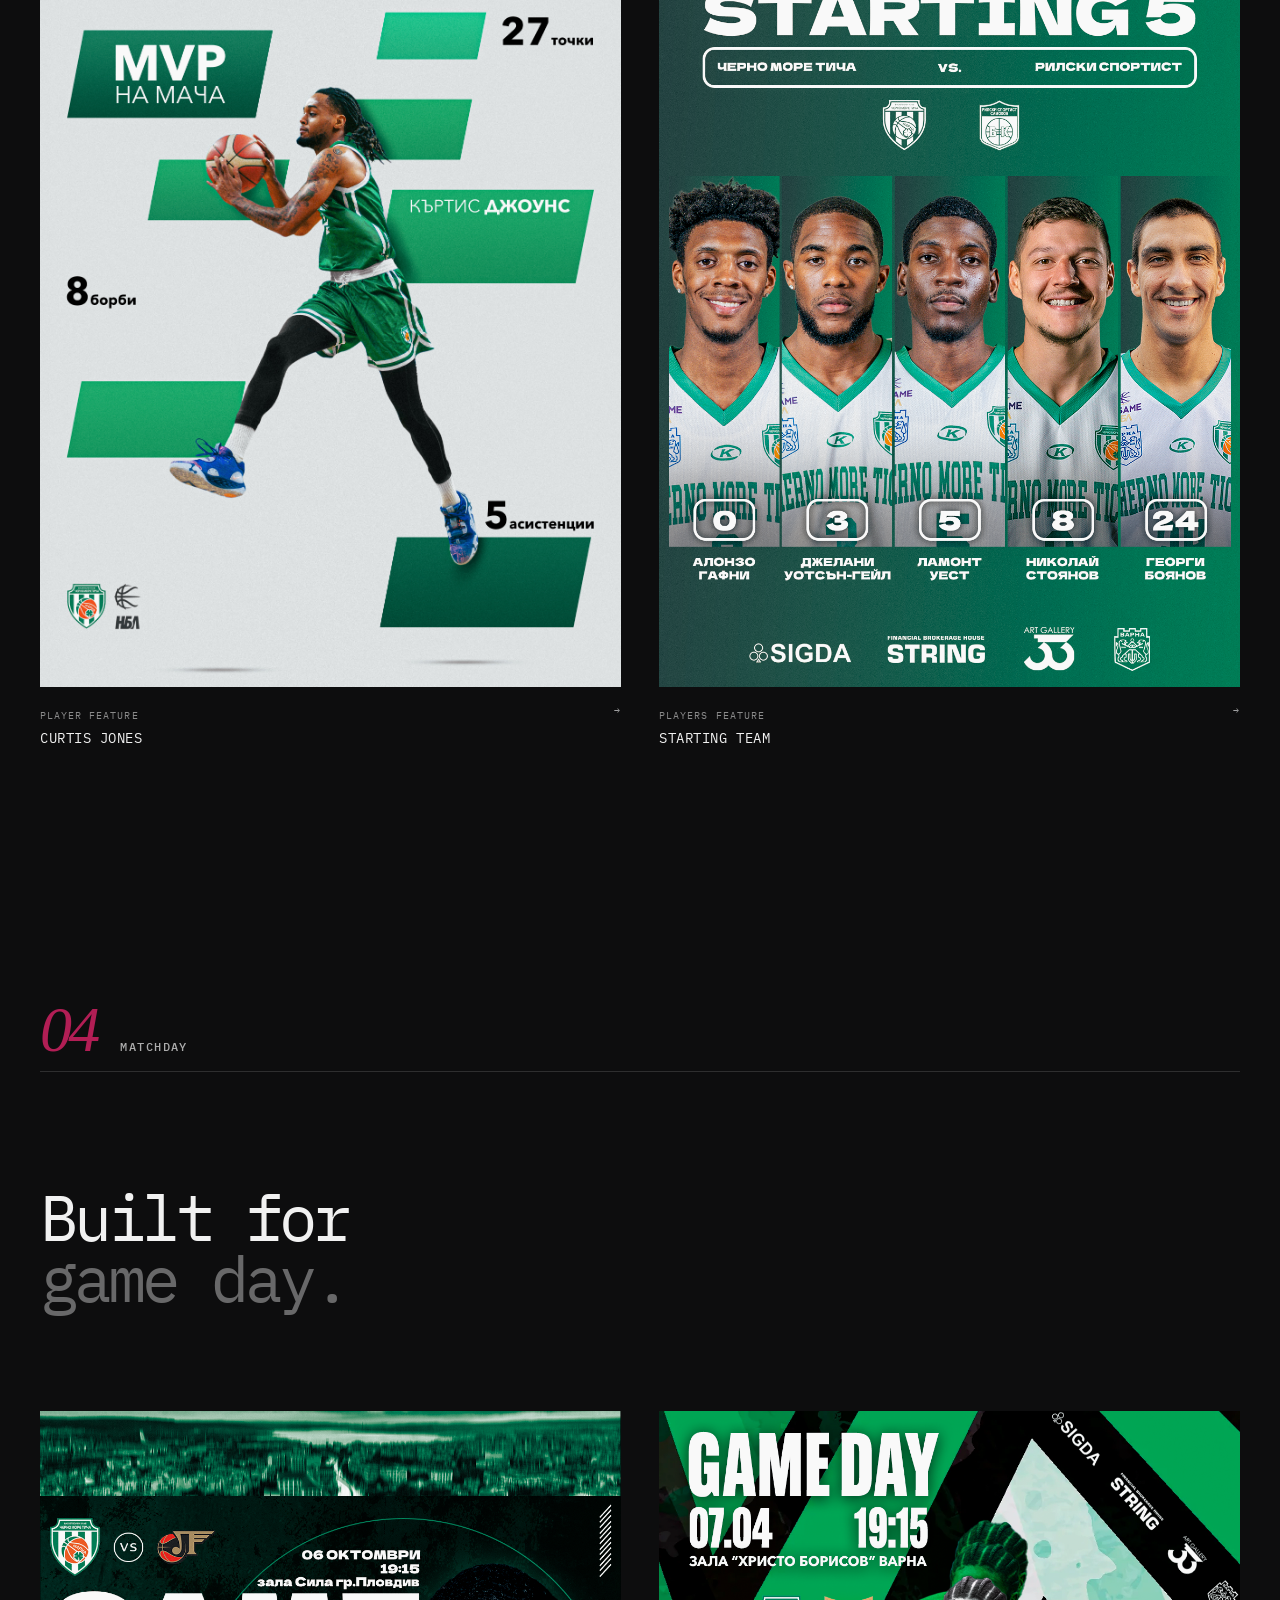
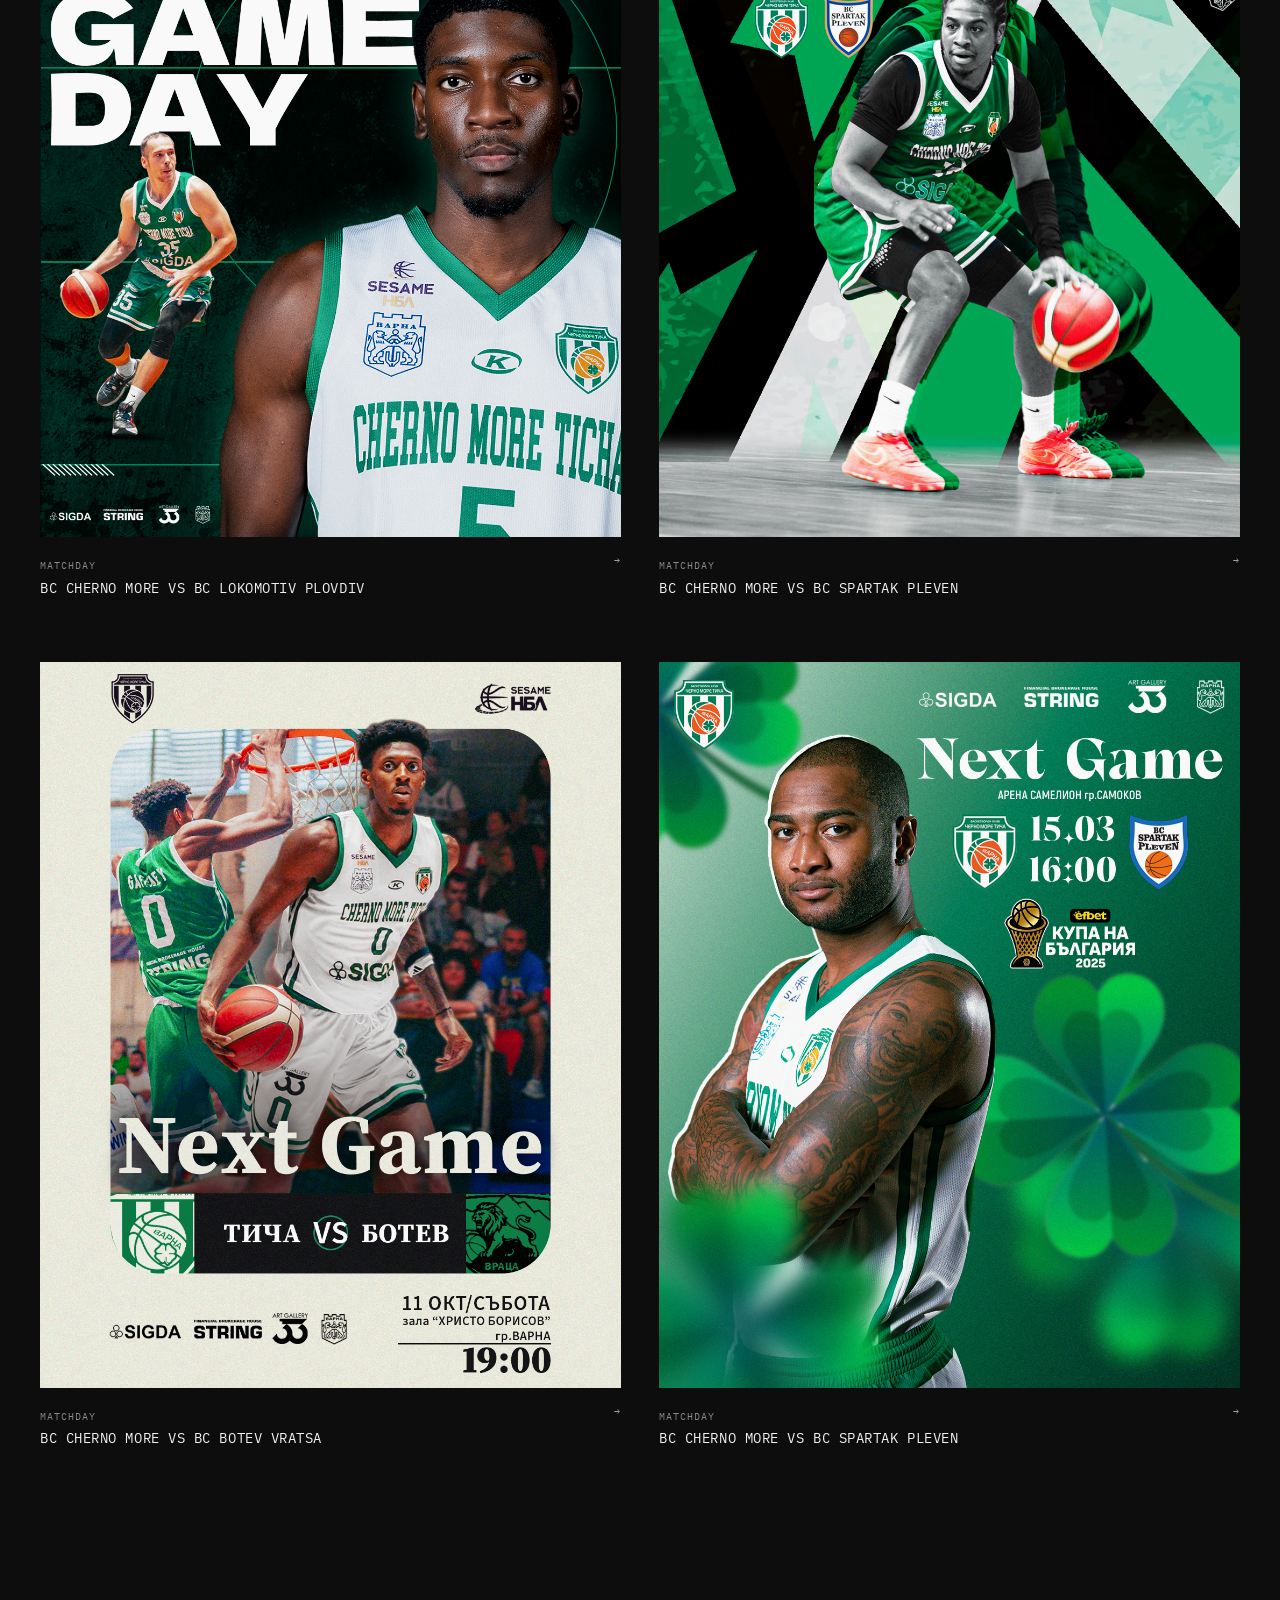
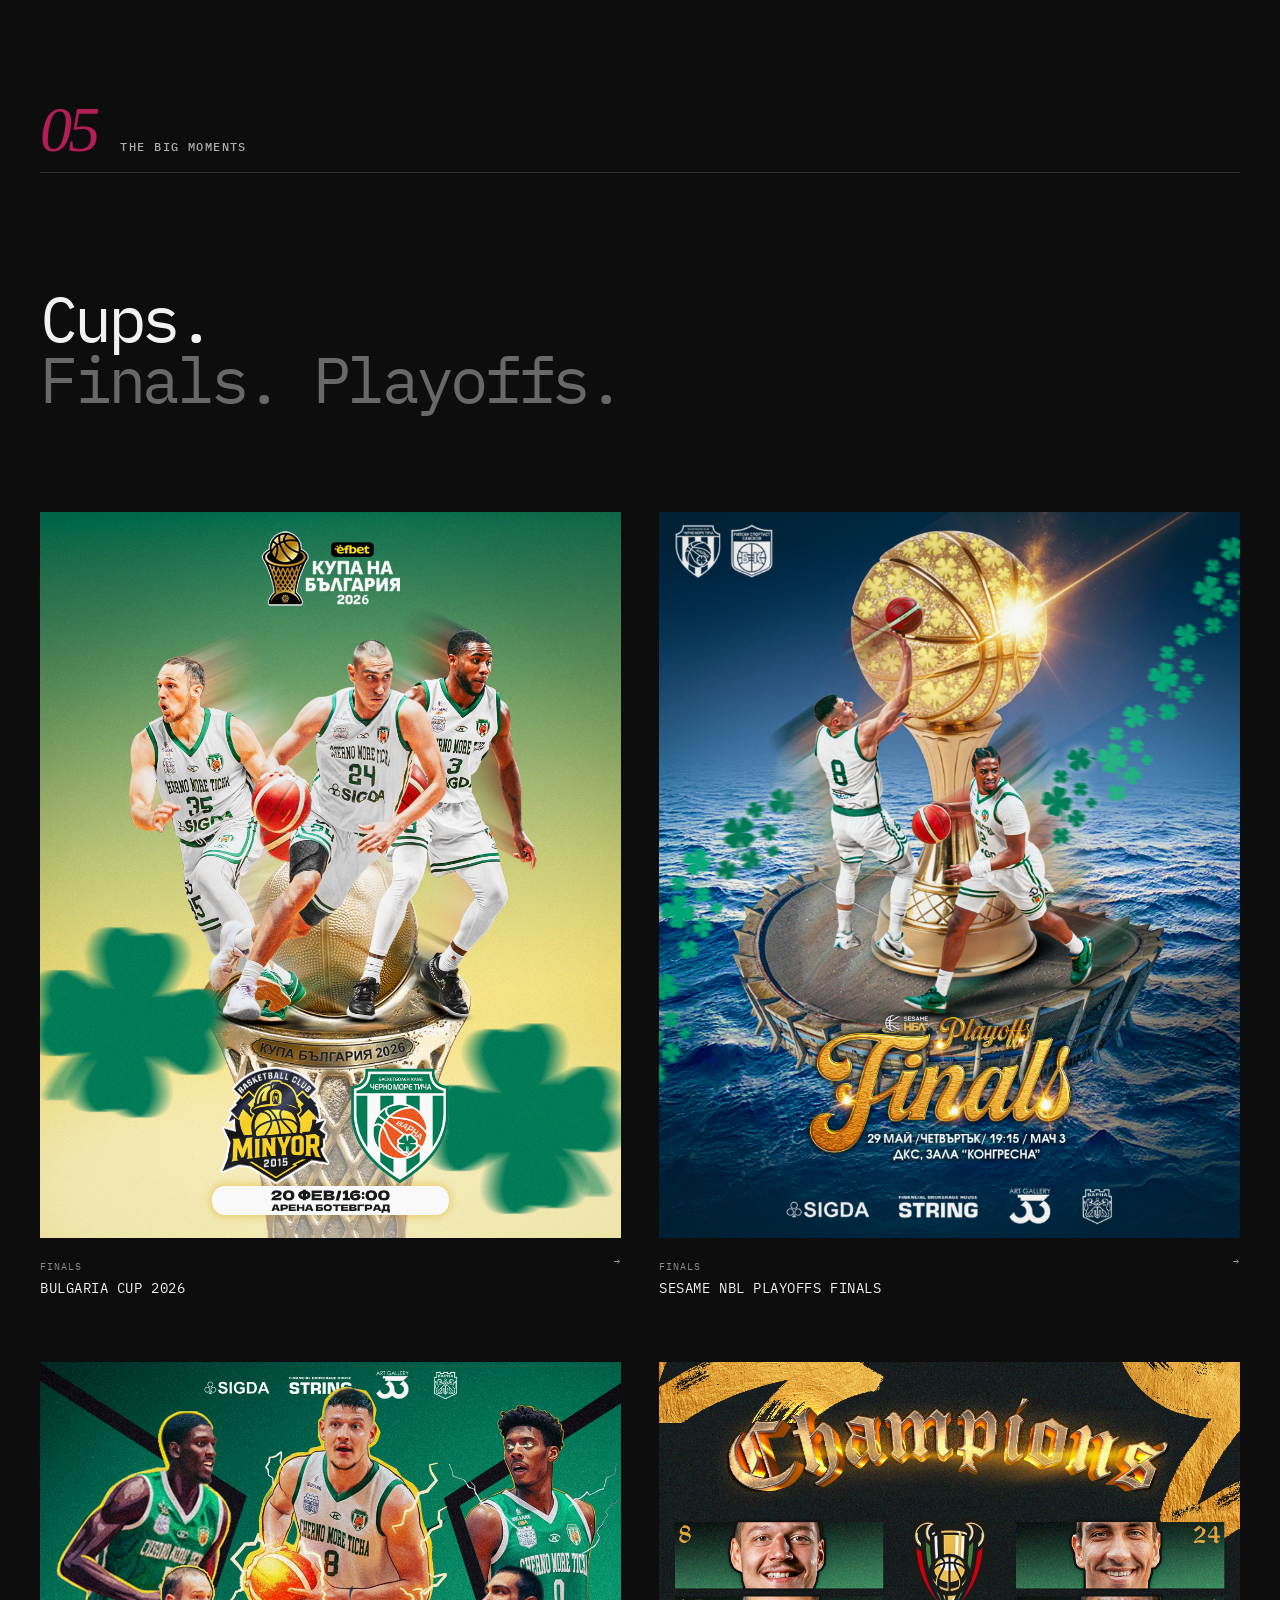
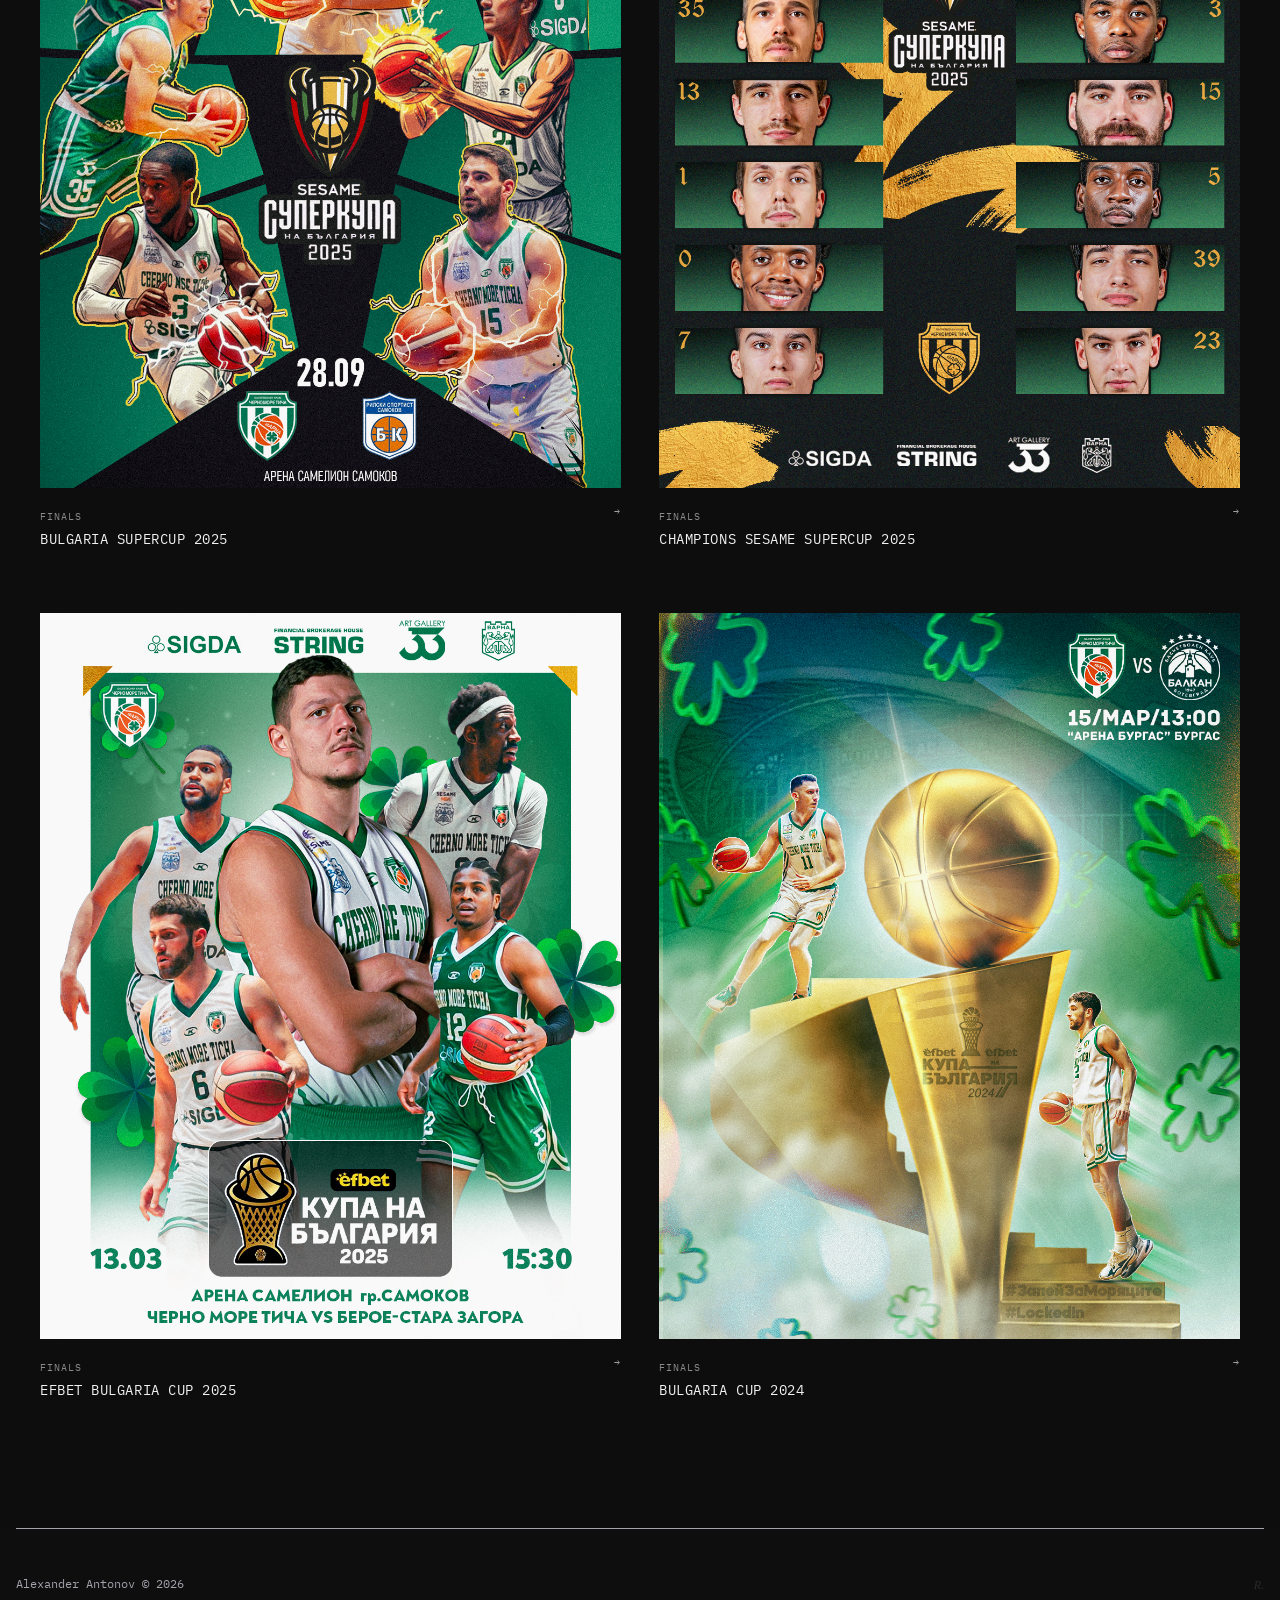
<file: pages/work/cherno-more.html>
<!DOCTYPE html>

<html lang="en">

<head>

    <meta charset="UTF-8">

    <meta name="viewport" content="width=device-width, initial-scale=1.0">

    <link rel="stylesheet" href="../../css/variables.css">
    <link rel="stylesheet" href="../../css/main.css">
    <link rel="stylesheet" href="../../css/navigation.css">
    <link rel="stylesheet" href="../../css/cherno-more.css">
    <link rel="stylesheet" href="../../css/responsive.css">

    <link rel="preconnect" href="https://fonts.googleapis.com">
    <link rel="preconnect" href="https://fonts.gstatic.com" crossorigin>

    <link href="https://fonts.googleapis.com/css2?family=IBM+Plex+Mono:wght@400;500;600;700&display=swap"
        rel="stylesheet">

            <link rel="icon" type="image/svg+xml" href="../../assets/logos/aa_logo.svg">

    <meta property="og:title" content="Alexander Antonov — Designer & Photographer">
    <meta property="og:description" content="Graphic design, photography and visual work by Alexander Antonov.">
    <meta property="og:image" content="https://alex-55l.pages.dev/assets/logos/aa-logo.png">
    <meta property="og:type" content="website">

    <title>Cherno More Ticha</title>

</head>


<body>

    <!-- NAVIGATION -->
    <nav class="navigation">

        <a href="../../index.html" class="logo">

            <img src="../../assets/logos/alex_logo_2.svg" alt="Alexander Antonov Logo">

        </a>


        <button class="menu-toggle" id="menuToggle" aria-label="Open navigation">

            <img src="../../assets/menu/menu.svg" alt="Menu">

        </button>

    </nav>


    <!-- SIDE MENU -->
    <aside class="side-menu" id="sideMenu">

        <button class="close-menu" id="closeMenu" aria-label="Close menu">

            <img src="../../assets/menu/close.png" alt="Close">

        </button>


        <nav class="menu-links">

            <a href="../work.html" class="menu-link">

                <span class="menu-outline">

                    <svg class="outline-svg" viewBox="0 0 290 87" xmlns="http://www.w3.org/2000/svg">

                        <path
                            d="M52.34,83.15L32.32,83.15C14.44,83.15 3,70.58 3,50.93L3,35.21C3,15.57 14.44,3 32.32,3L205.35,3" />

                        <path
                            d="M251.11,3L257.55,3C275.43,3 286.15,15.57 286.15,35.22L286.15,50.94C286.15,70.58 275.42,83.16 257.55,83.16L95.95,83.16" />

                    </svg>

                </span>

                <span class="menu-text">
                    Work
                </span>

            </a>


            <a href="../photography.html" class="menu-link">

                <span class="menu-outline">

                    <svg class="outline-svg" viewBox="0 0 290 87" xmlns="http://www.w3.org/2000/svg">

                        <path
                            d="M52.34,83.15L32.32,83.15C14.44,83.15 3,70.58 3,50.93L3,35.21C3,15.57 14.44,3 32.32,3L205.35,3" />

                        <path
                            d="M251.11,3L257.55,3C275.43,3 286.15,15.57 286.15,35.22L286.15,50.94C286.15,70.58 275.42,83.16 257.55,83.16L95.95,83.16" />

                    </svg>

                </span>

                <span class="menu-text">
                    Photo
                </span>

            </a>


            <a href="../artwork.html" class="menu-link">

                <span class="menu-outline">

                    <svg class="outline-svg" viewBox="0 0 290 87" xmlns="http://www.w3.org/2000/svg">

                        <path
                            d="M52.34,83.15L32.32,83.15C14.44,83.15 3,70.58 3,50.93L3,35.21C3,15.57 14.44,3 32.32,3L205.35,3" />

                        <path
                            d="M251.11,3L257.55,3C275.43,3 286.15,15.57 286.15,35.22L286.15,50.94C286.15,70.58 275.42,83.16 257.55,83.16L95.95,83.16" />

                    </svg>

                </span>

                <span class="menu-text">
                    Art
                </span>

            </a>


            <a href="../../index.html#contact" class="menu-link">

                <span class="menu-outline">

                    <svg class="outline-svg" viewBox="0 0 290 87" xmlns="http://www.w3.org/2000/svg">

                        <path
                            d="M52.34,83.15L32.32,83.15C14.44,83.15 3,70.58 3,50.93L3,35.21C3,15.57 14.44,3 32.32,3L205.35,3" />

                        <path
                            d="M251.11,3L257.55,3C275.43,3 286.15,15.57 286.15,35.22L286.15,50.94C286.15,70.58 275.42,83.16 257.55,83.16L95.95,83.16" />

                    </svg>

                </span>

                <span class="menu-text">
                    Contact
                </span>

            </a>

        </nav>

    </aside>


    <div class="overlay" id="overlay"></div>

    <main class="cherno-page">

        <!--  01 / PROJECT OVERVIEW  -->
        <section class="cherno-section cherno-overview">

            <div class="cherno-container">


                <div class="cherno-section-label">

                    <span class="section-number">
                        01
                    </span>

                    <span class="section-name">
                        PROJECT OVERVIEW
                    </span>

                </div>


                <div class="cherno-overview-grid">


                    <div class="cherno-overview-title">

                        <p class="cherno-kicker">
                            BC Cherno More Ticha
                        </p>

                        <h1>
                            Basketball
                            <br>
                            <span>
                                in motion.
                            </span>
                        </h1>

                    </div>


                    <div class="cherno-overview-description">

                        <p>
                            Content and visual communication created for
                            BC Cherno More Ticha, covering player features,
                            matchday campaigns, competition graphics,
                            social media content and promotional materials.
                        </p>

                    </div>

                </div>


                <figure class="cherno-hero">

                    <img src="../../assets/projects/cherno-more/cherno_more_cover.png"
                        alt="BC Cherno More Ticha visual communication">

                </figure>


                <div class="cherno-meta">

                    <span>
                        BC Cherno More Ticha
                    </span>

                    <span>
                        Varna — Bulgaria
                    </span>

                </div>

            </div>

        </section>


        <!--  02 / CONTENT & VISUAL COMMUNICATION  -->
        <section class="cherno-section cherno-content">

            <div class="cherno-container">


                <div class="cherno-section-label">

                    <span class="section-number">
                        02
                    </span>

                    <span class="section-name">
                        CONTENT &amp; VISUAL COMMUNICATION
                    </span>

                </div>


                <div class="cherno-content-intro">

                    <p>
                        Working within the club's existing identity,
                        the work focused on translating the energy of
                        basketball into a consistent stream of digital
                        content. Player portraits, matchday graphics,
                        competition campaigns and social posts were
                        developed for different moments throughout
                        the season.
                    </p>

                </div>


                <!-- SCOPE -->
                <div class="cherno-scope">

                    <div class="cherno-scope-item">
                        <span>01</span>
                        <p>Player Content</p>
                    </div>

                    <div class="cherno-scope-item">
                        <span>02</span>
                        <p>Matchday Graphics</p>
                    </div>

                    <div class="cherno-scope-item">
                        <span>03</span>
                        <p>Social Media</p>
                    </div>

                    <div class="cherno-scope-item">
                        <span>04</span>
                        <p>Campaign Posters</p>
                    </div>

                    <div class="cherno-scope-item">
                        <span>05</span>
                        <p>Competition Content</p>
                    </div>

                </div>

            </div>

        </section>


        <!--  03 / PLAYER STORIES  -->
        <section class="cherno-section cherno-player-stories">

            <div class="cherno-container">


                <div class="cherno-section-label">

                    <span class="section-number">
                        03
                    </span>

                    <span class="section-name">
                        PLAYER STORIES
                    </span>

                </div>


                <div class="cherno-section-heading">

                    <h2>
                        The players
                        <br>
                        <span>
                            in focus.
                        </span>
                    </h2>

                </div>


                <div class="cherno-grid">


                    <article class="cherno-card">

                        <figure>
                            <img src="../../assets/projects/cherno-more/player-card-averyl-ugba.JPG"
                                alt="Averyl Ugba player feature">
                        </figure>

                        <div class="cherno-card-meta">

                            <div>

                                <span>
                                    PLAYER FEATURE
                                </span>

                                <h3>
                                    Averyl Ugba
                                </h3>

                            </div>

                            <span class="cherno-arrow">
                                →
                            </span>

                        </div>

                    </article>


                    <article class="cherno-card">

                        <figure>
                            <img src="../../assets/projects/cherno-more/player-card-watson-gayle.png"
                                alt="Jelani Watson-Gayle player feature">
                        </figure>

                        <div class="cherno-card-meta">

                            <div>

                                <span>
                                    PLAYER FEATURE
                                </span>

                                <h3>
                                    Jelani Watson-Gayle
                                </h3>

                            </div>

                            <span class="cherno-arrow">
                                →
                            </span>

                        </div>

                    </article>


                    <article class="cherno-card">

                        <figure>
                            <img src="../../assets/projects/cherno-more/player-card-lamont-west.png"
                                alt="Lamont West player feature">
                        </figure>

                        <div class="cherno-card-meta">

                            <div>

                                <span>
                                    PLAYER FEATURE
                                </span>

                                <h3>
                                    Lamont West
                                </h3>

                            </div>

                            <span class="cherno-arrow">
                                →
                            </span>

                        </div>

                    </article>


                    <article class="cherno-card">

                        <figure>
                            <img src="../../assets/projects/cherno-more/player-card-nikolay-stoyanov.png"
                                alt="Nikolay Stoyanov player feature">
                        </figure>

                        <div class="cherno-card-meta">

                            <div>

                                <span>
                                    PLAYER FEATURE
                                </span>

                                <h3>
                                    Nikolay Stoyanov
                                </h3>

                            </div>

                            <span class="cherno-arrow">
                                →
                            </span>

                        </div>

                    </article>

                    <article class="cherno-card">

                        <figure>
                            <img src="../../assets/projects/cherno-more/player-card-curtis-jones.JPG"
                                alt="Curtis Jones player feature">
                        </figure>

                        <div class="cherno-card-meta">

                            <div>

                                <span>
                                    PLAYER FEATURE
                                </span>

                                <h3>
                                    Curtis Jones
                                </h3>

                            </div>

                            <span class="cherno-arrow">
                                →
                            </span>

                        </div>

                    </article>

                    <article class="cherno-card">

                        <figure>
                            <img src="../../assets/projects/cherno-more/starting-team-game.png" alt="Starting team">
                        </figure>

                        <div class="cherno-card-meta">

                            <div>

                                <span>
                                    PLAYERS FEATURE
                                </span>

                                <h3>
                                    Starting team
                                </h3>

                            </div>

                            <span class="cherno-arrow">
                                →
                            </span>

                        </div>

                    </article>

                </div>

            </div>

        </section>


        <!-- 04 / MATCHDAY -->
        <section class="cherno-section cherno-matchday">

            <div class="cherno-container">


                <div class="cherno-section-label">

                    <span class="section-number">
                        04
                    </span>

                    <span class="section-name">
                        MATCHDAY
                    </span>

                </div>


                <div class="cherno-section-heading">

                    <h2>
                        Built for
                        <br>
                        <span>
                            game day.
                        </span>
                    </h2>

                </div>


                <div class="cherno-grid">


                    <article class="cherno-card">

                        <figure>
                            <img src="../../assets/projects/cherno-more/gameday-2.png"
                                alt="Gameday BC Cherno More vs BC Lokomotiv Plovdiv">
                        </figure>

                        <div class="cherno-card-meta">

                            <div>

                                <span>
                                    MATCHDAY
                                </span>

                                <h3>
                                    BC Cherno More vs BC Lokomotiv Plovdiv
                                </h3>

                            </div>

                            <span class="cherno-arrow">
                                →
                            </span>

                        </div>

                    </article>


                    <article class="cherno-card">

                        <figure>
                            <img src="../../assets/projects/cherno-more/gameday-new.png"
                                alt="Gameday BC Cherno More vs BC Spartak Pleven">
                        </figure>

                        <div class="cherno-card-meta">

                            <div>

                                <span>
                                    MATCHDAY
                                </span>

                                <h3>
                                    BC Cherno More vs BC Spartak Pleven
                                </h3>

                            </div>

                            <span class="cherno-arrow">
                                →
                            </span>

                        </div>

                    </article>


                    <article class="cherno-card">

                        <figure>
                            <img src="../../assets/projects/cherno-more/next-game-home.png"
                                alt="Gameday BC Cherno More vs BC Botev Vratsa">
                        </figure>

                        <div class="cherno-card-meta">

                            <div>

                                <span>
                                    MATCHDAY
                                </span>

                                <h3>
                                    BC Cherno More vs BC Botev Vratsa
                                </h3>

                            </div>

                            <span class="cherno-arrow">
                                →
                            </span>

                        </div>

                    </article>

                    <article class="cherno-card">

                        <figure>
                            <img src="../../assets/projects/cherno-more/next-game-cup.png"
                                alt="Gameday BC Cherno More vs BC Spartak Pleven">
                        </figure>

                        <div class="cherno-card-meta">

                            <div>

                                <span>
                                    MATCHDAY
                                </span>

                                <h3>
                                    BC Cherno More vs BC Spartak Pleven
                                </h3>

                            </div>

                            <span class="cherno-arrow">
                                →
                            </span>

                        </div>

                    </article>

                </div>

            </div>

        </section>


        <!-- 05 / THE BIG MOMENTS -->
        <section class="cherno-section cherno-big-moments">

            <div class="cherno-container">


                <div class="cherno-section-label">

                    <span class="section-number">
                        05
                    </span>

                    <span class="section-name">
                        THE BIG MOMENTS
                    </span>

                </div>


                <div class="cherno-section-heading">

                    <h2>
                        Cups.
                        <br>
                        <span>
                            Finals. Playoffs.
                        </span>
                    </h2>

                </div>


                <div class="cherno-grid">

                    <article class="cherno-card">

                        <figure>
                            <img src="../../assets/projects/cherno-more/cup-12.png" alt="Bulgaria Cup 2026">
                        </figure>

                        <div class="cherno-card-meta">

                            <div>

                                <span>
                                    FINALS
                                </span>

                                <h3>
                                    Bulgaria Cup 2026
                                </h3>

                            </div>

                            <span class="cherno-arrow">
                                →
                            </span>

                        </div>

                    </article>

                    <article class="cherno-card">

                        <figure>
                            <img src="../../assets/projects/cherno-more/Cherno-more-playoffs-finals.jpg"
                                alt="Sesame NBL Playoffs Finals">
                        </figure>

                        <div class="cherno-card-meta">

                            <div>

                                <span>
                                    FINALS
                                </span>

                                <h3>
                                    Sesame NBL Playoffs Finals
                                </h3>

                            </div>

                            <span class="cherno-arrow">
                                →
                            </span>

                        </div>

                    </article>

                    <article class="cherno-card">

                        <figure>
                            <img src="../../assets/projects/cherno-more/supercup-poster.png"
                                alt="Bulgaria Supercup 2025">
                        </figure>

                        <div class="cherno-card-meta">

                            <div>

                                <span>
                                    FINALS
                                </span>

                                <h3>
                                    Bulgaria Supercup 2025
                                </h3>

                            </div>

                            <span class="cherno-arrow">
                                →
                            </span>

                        </div>

                    </article>

                    <article class="cherno-card">

                        <figure>
                            <img src="../../assets/projects/cherno-more/sesame-champions-poster.png"
                                alt="Champions Sesame Supercup 2025">
                        </figure>

                        <div class="cherno-card-meta">

                            <div>

                                <span>
                                    FINALS
                                </span>

                                <h3>
                                    Champions Sesame Supercup 2025
                                </h3>

                            </div>

                            <span class="cherno-arrow">
                                →
                            </span>

                        </div>

                    </article>

                    <article class="cherno-card">

                        <figure>
                            <img src="../../assets/projects/cherno-more/efbet-cup.png" alt="Bulgaria Cup 2025">
                        </figure>

                        <div class="cherno-card-meta">

                            <div>

                                <span>
                                    FINALS
                                </span>

                                <h3>
                                    Efbet Bulgaria Cup 2025
                                </h3>

                            </div>

                            <span class="cherno-arrow">
                                →
                            </span>

                        </div>

                    </article>

                    <article class="cherno-card">

                        <figure>
                            <img src="../../assets/projects/cherno-more/cup-cherno-more-2.png" alt="Bulgaria Cup 2024">
                        </figure>

                        <div class="cherno-card-meta">

                            <div>

                                <span>
                                    FINALS
                                </span>

                                <h3>
                                    Bulgaria Cup 2024
                                </h3>

                            </div>

                            <span class="cherno-arrow">
                                →
                            </span>

                        </div>

                    </article>



                </div>

            </div>

        </section>


    </main>

    <footer>
        <p class="copyright">Alexander Antonov © 2026</p>
        <span class="footer-signature">R.</span>
    </footer>

    <script src="https://cdn.jsdelivr.net/npm/gsap@3/dist/gsap.min.js"></script>
    <script src="../../js/navigation.js"></script>
    <script src="../../js/cherno-more.js"></script>


</body>

</html>
</file>
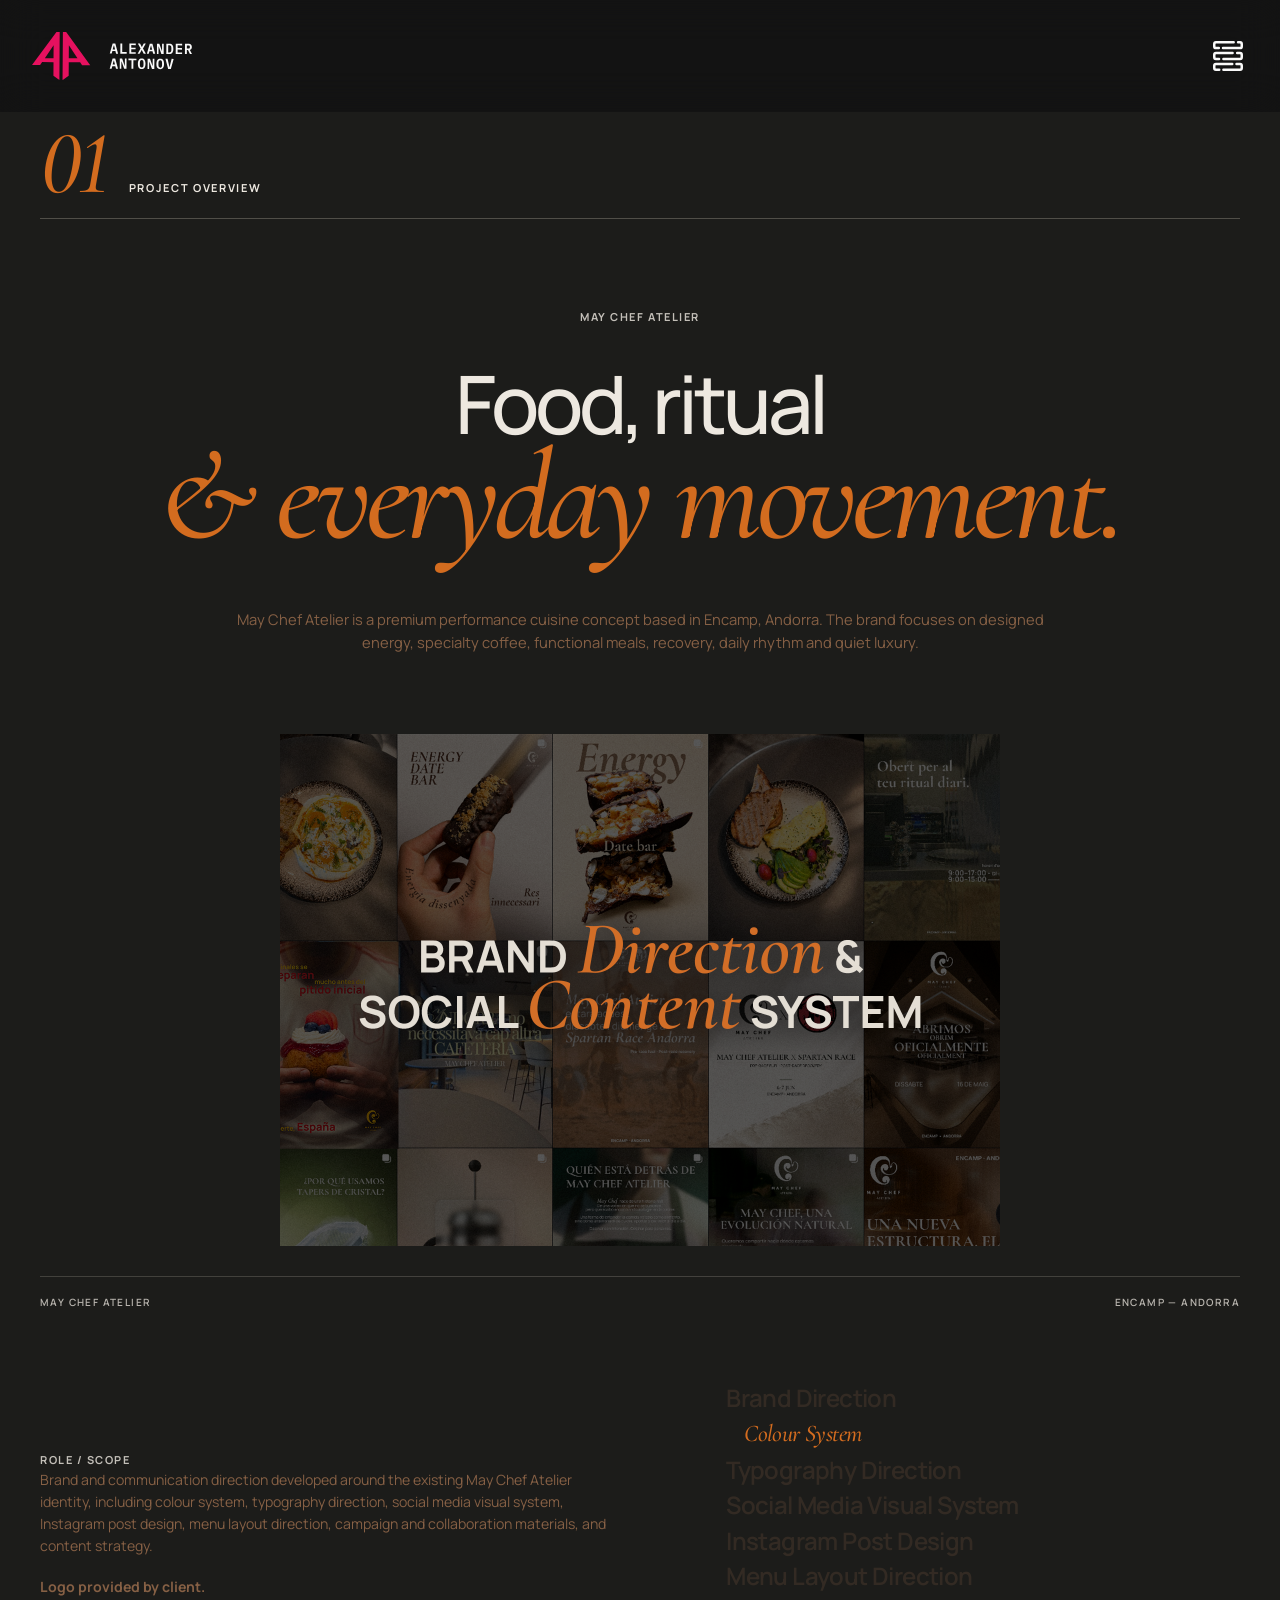
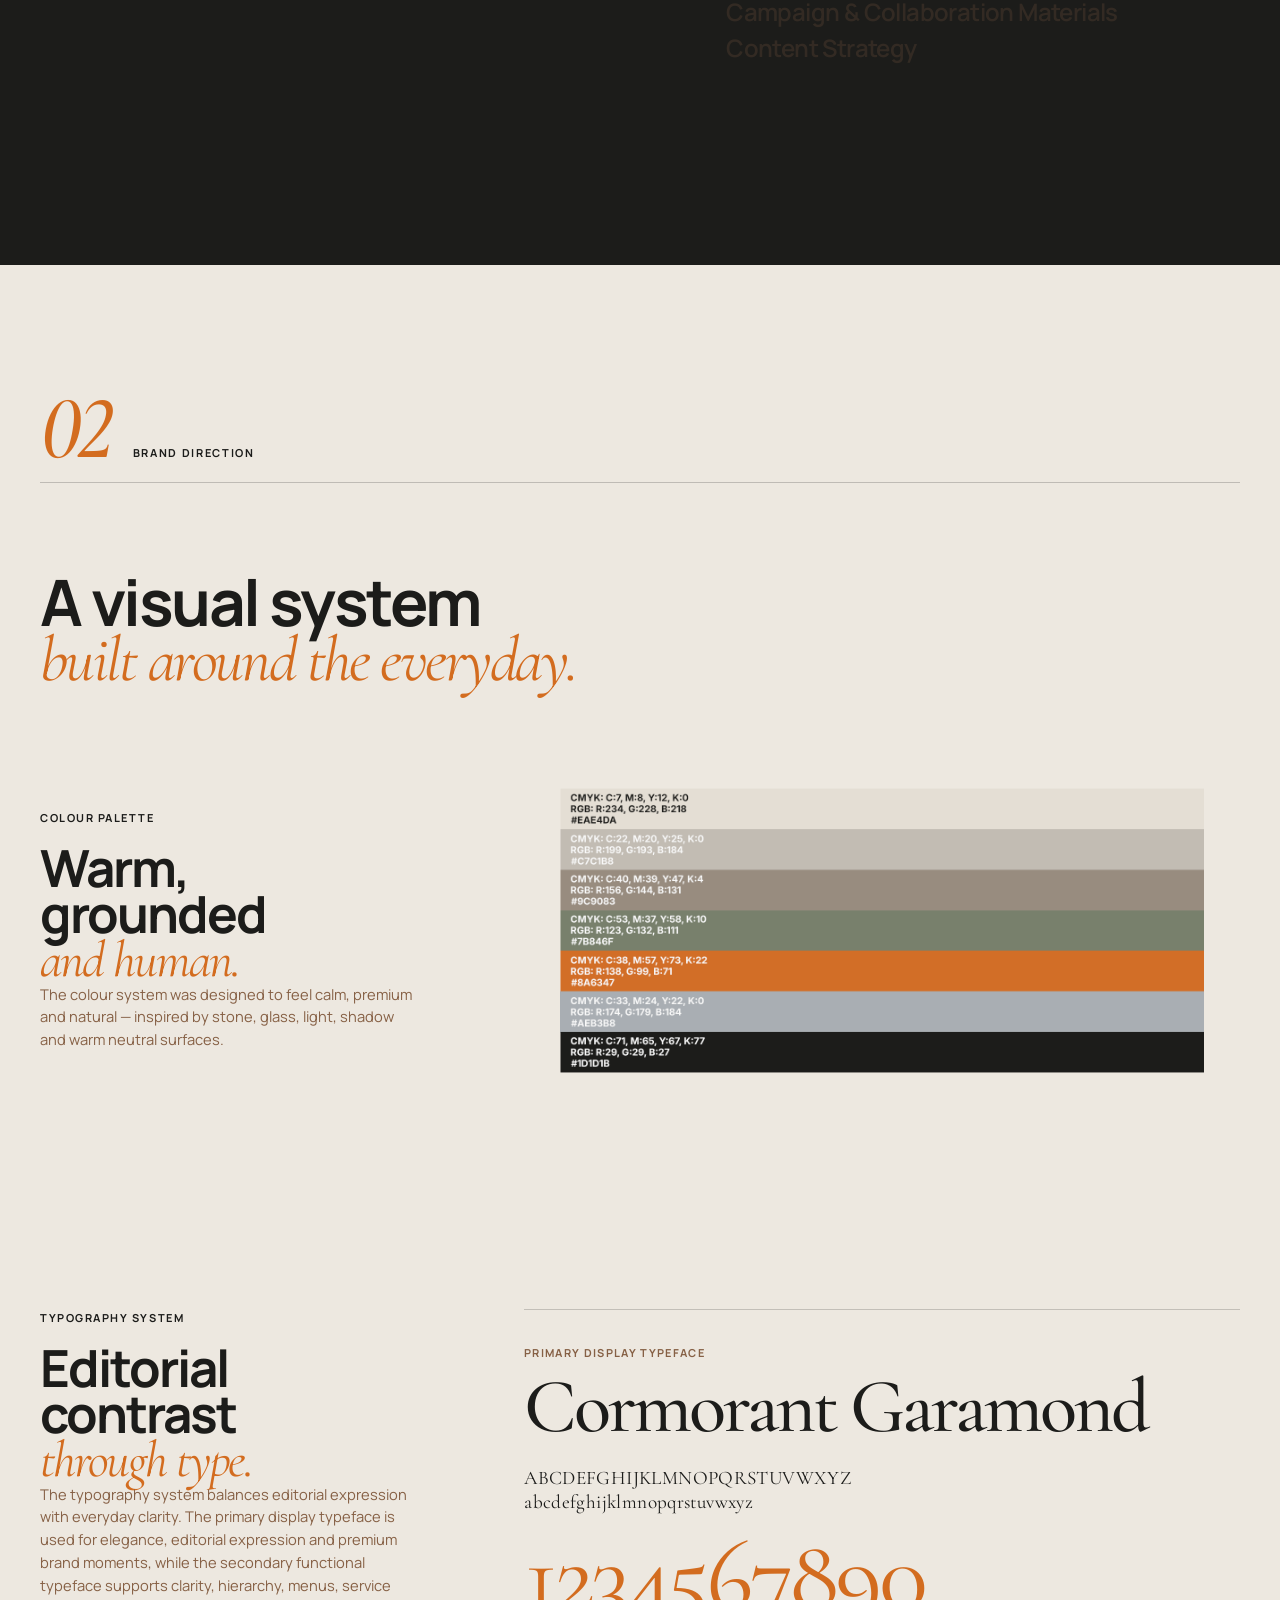
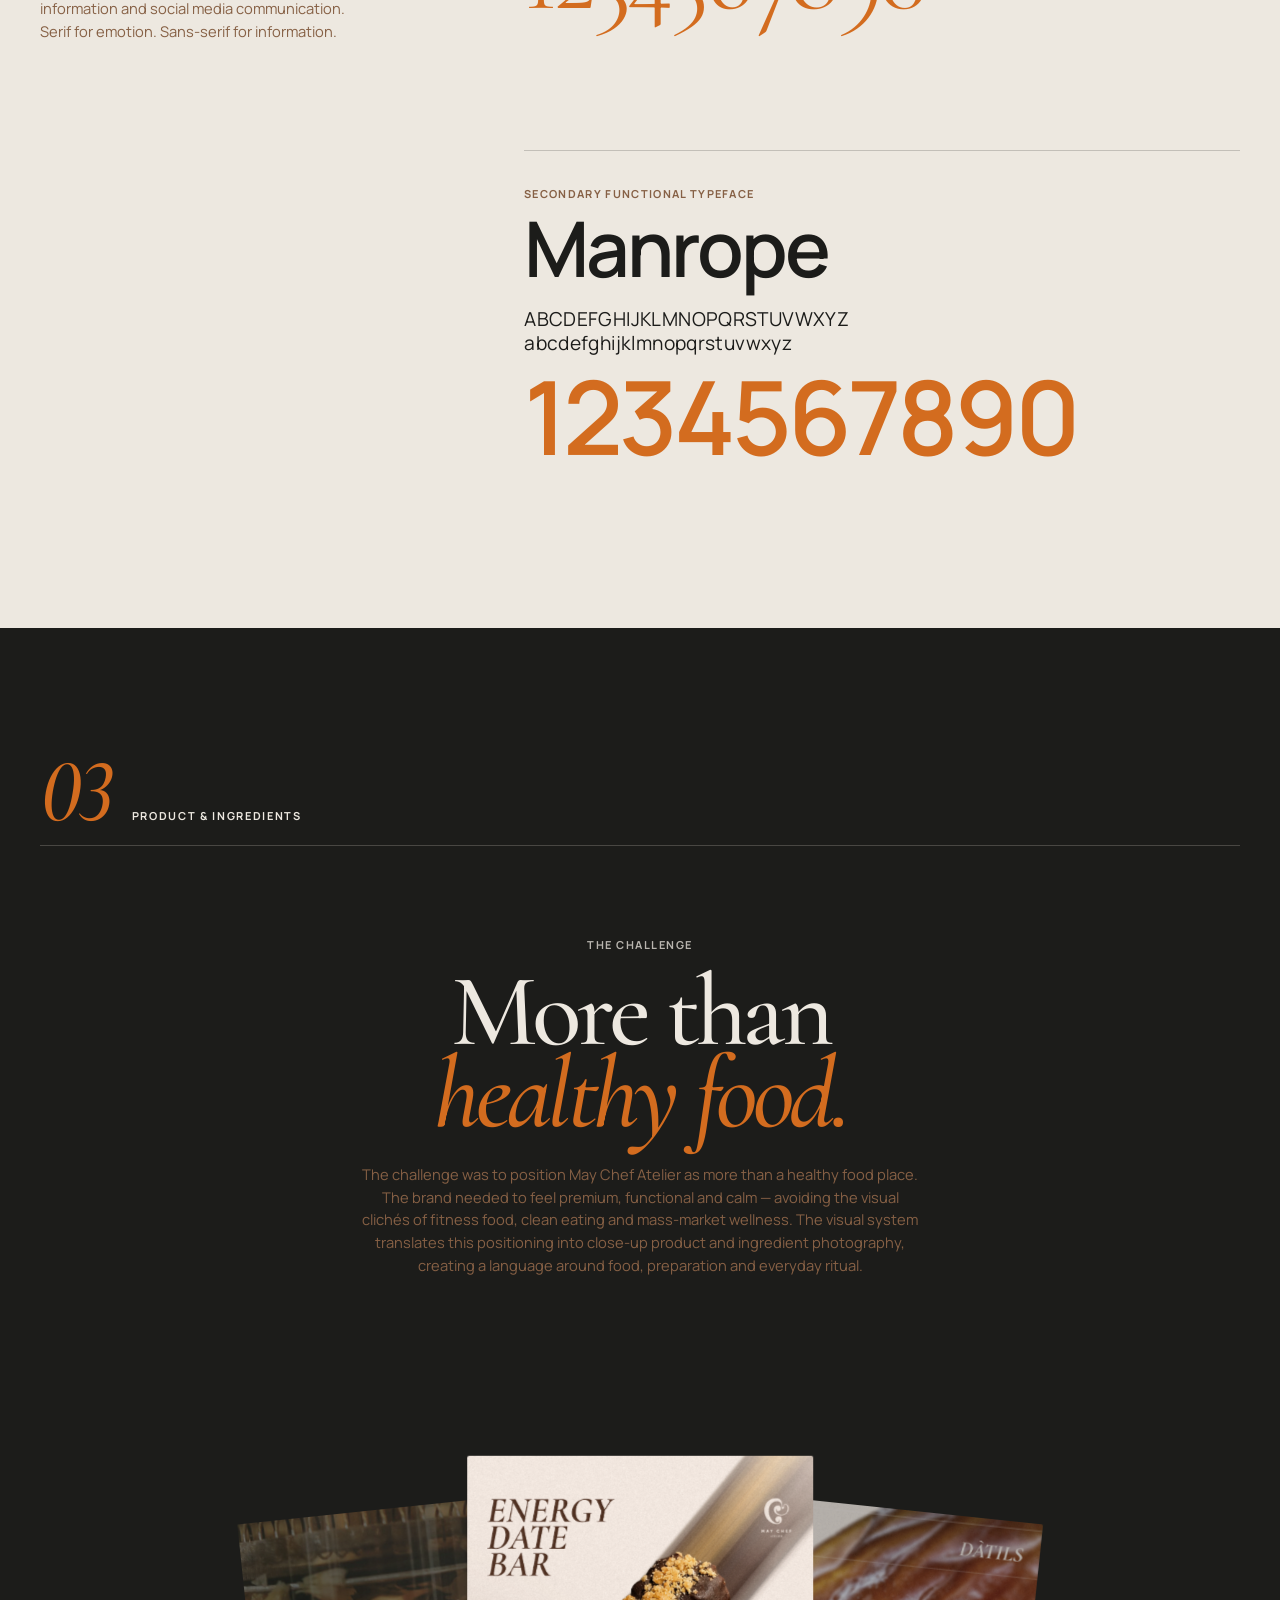
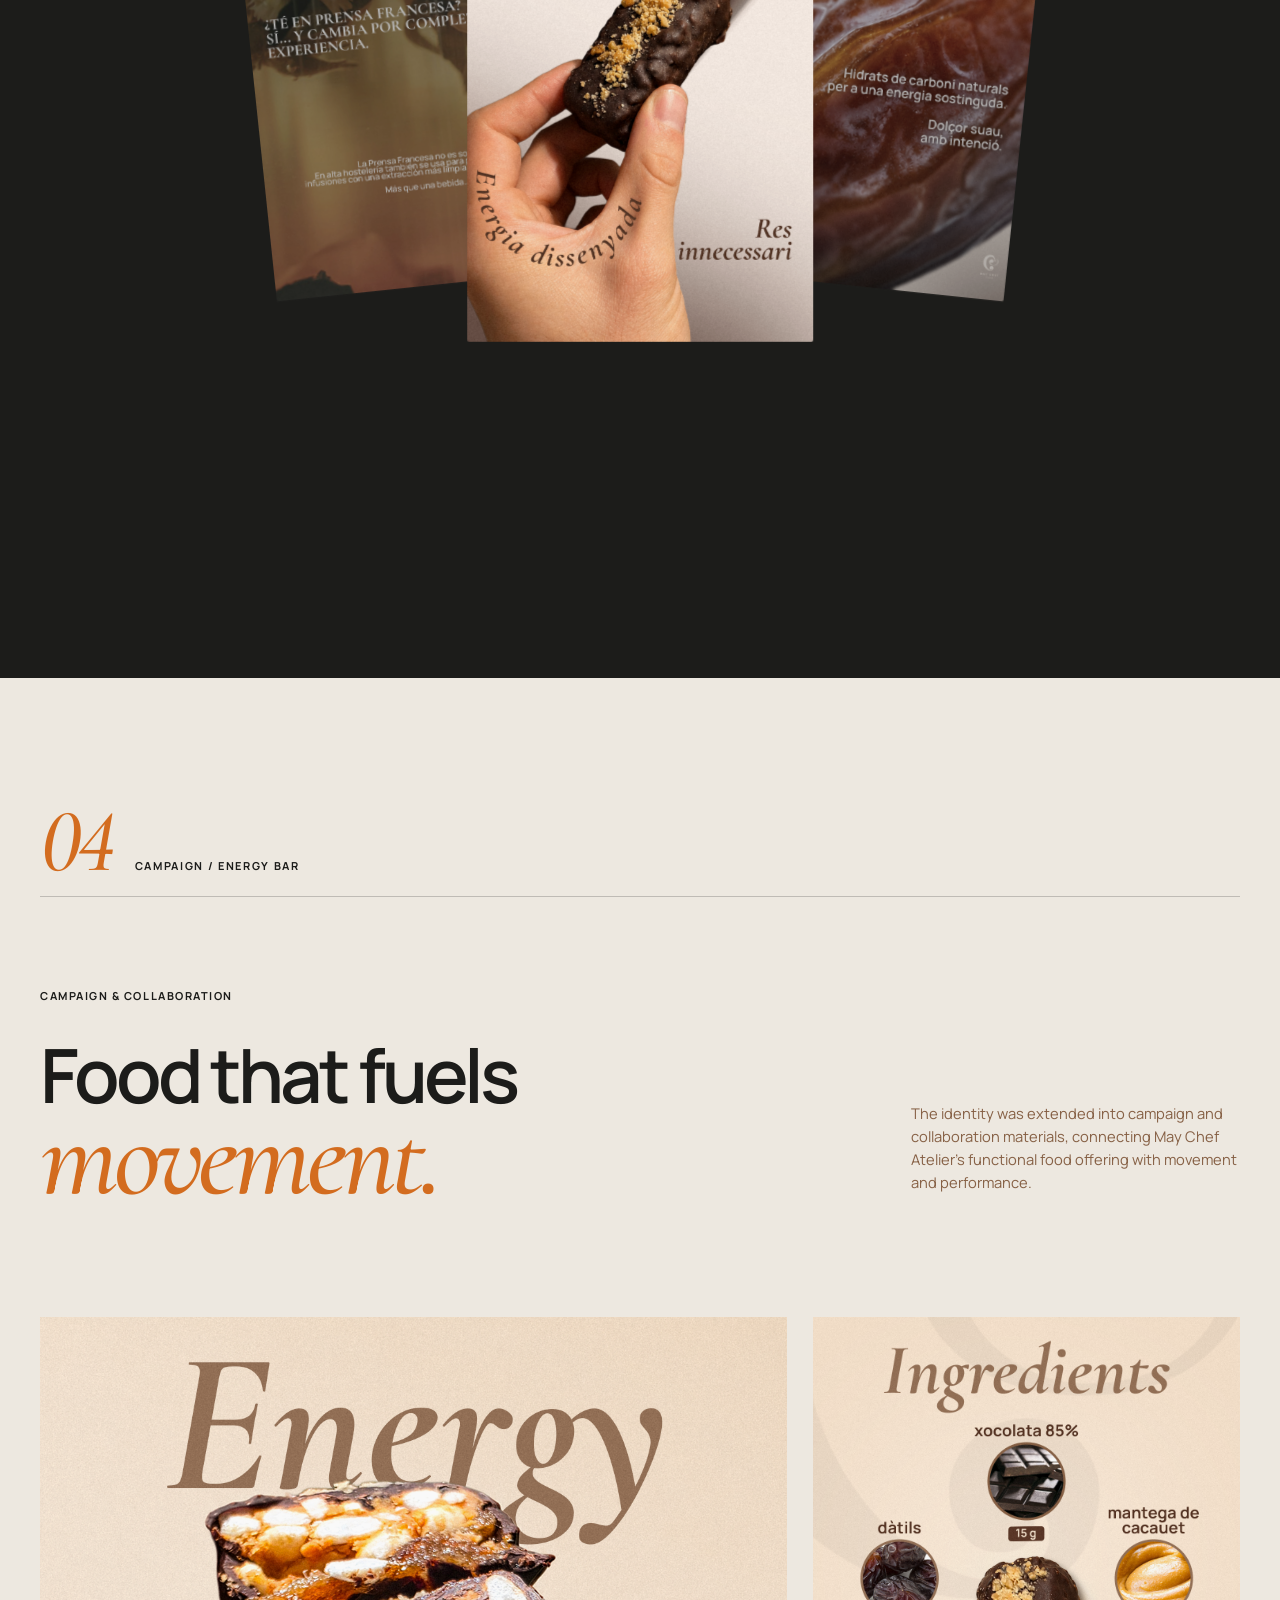
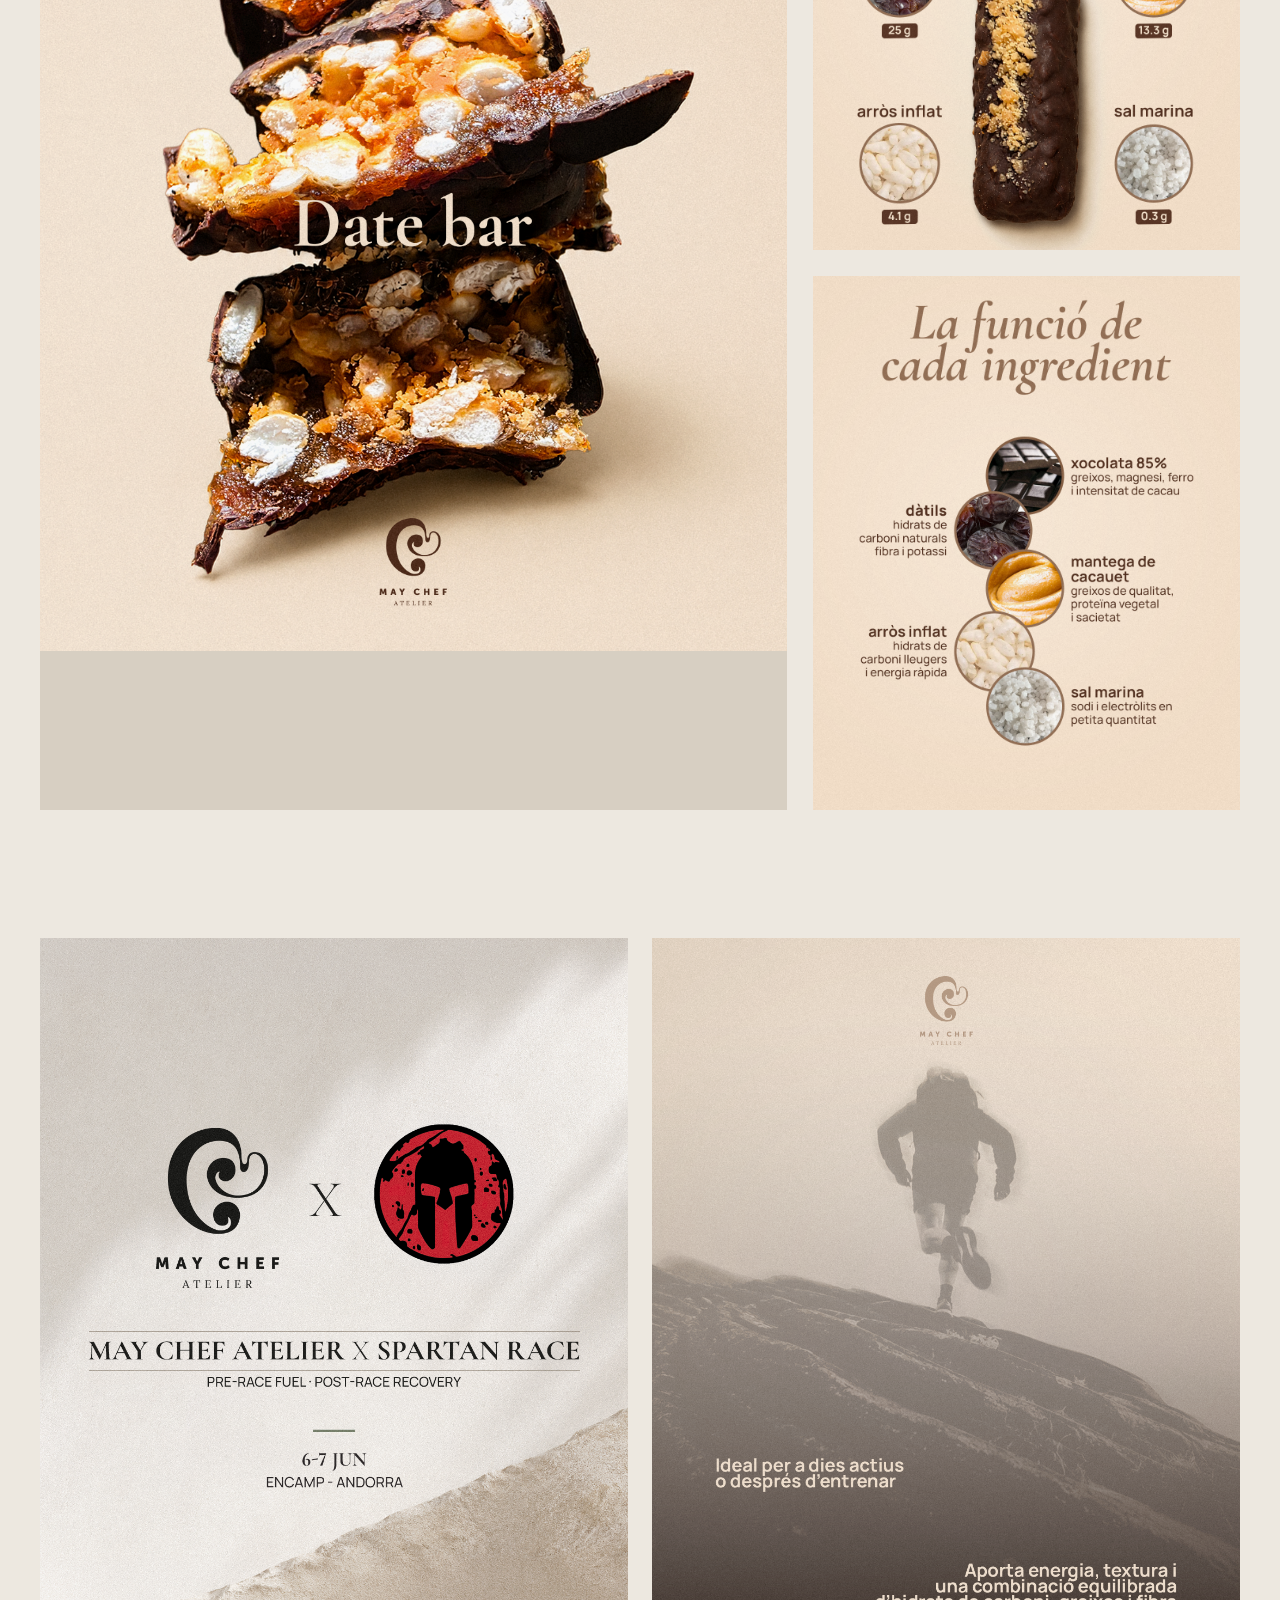
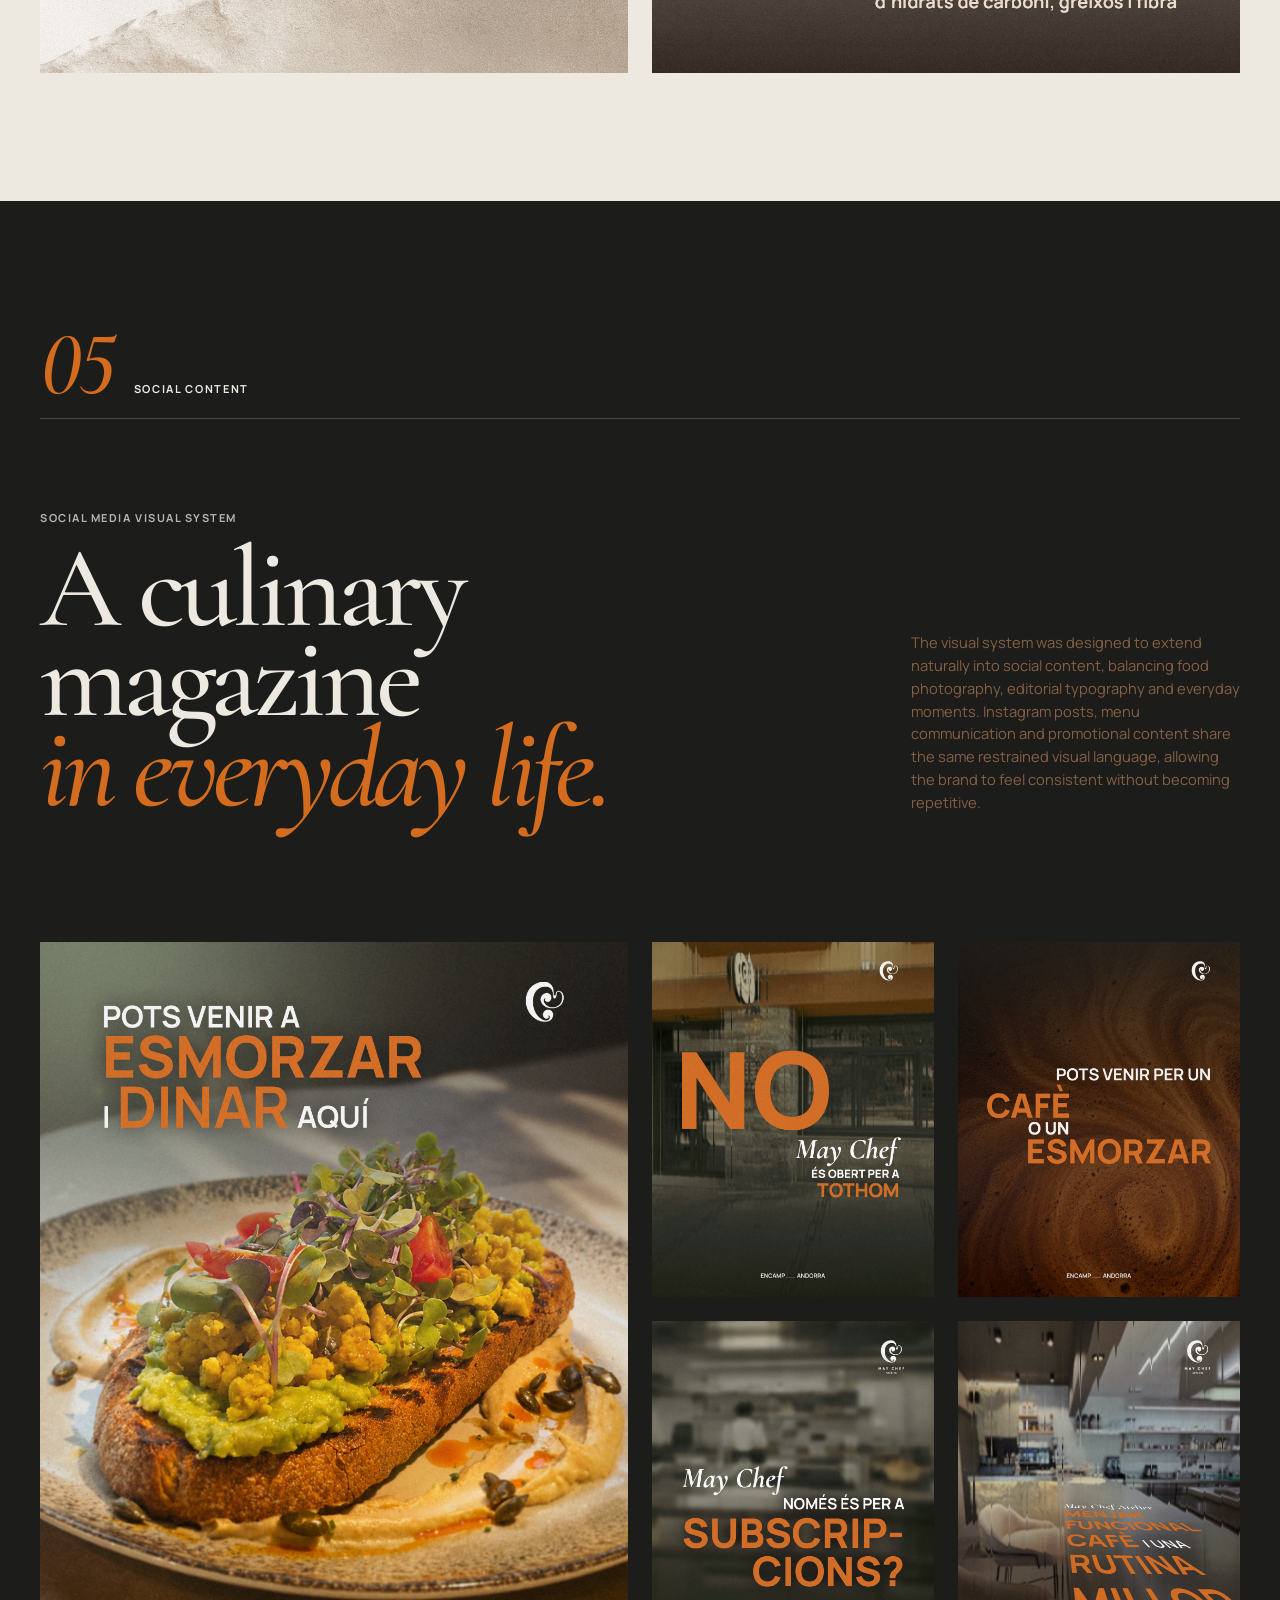
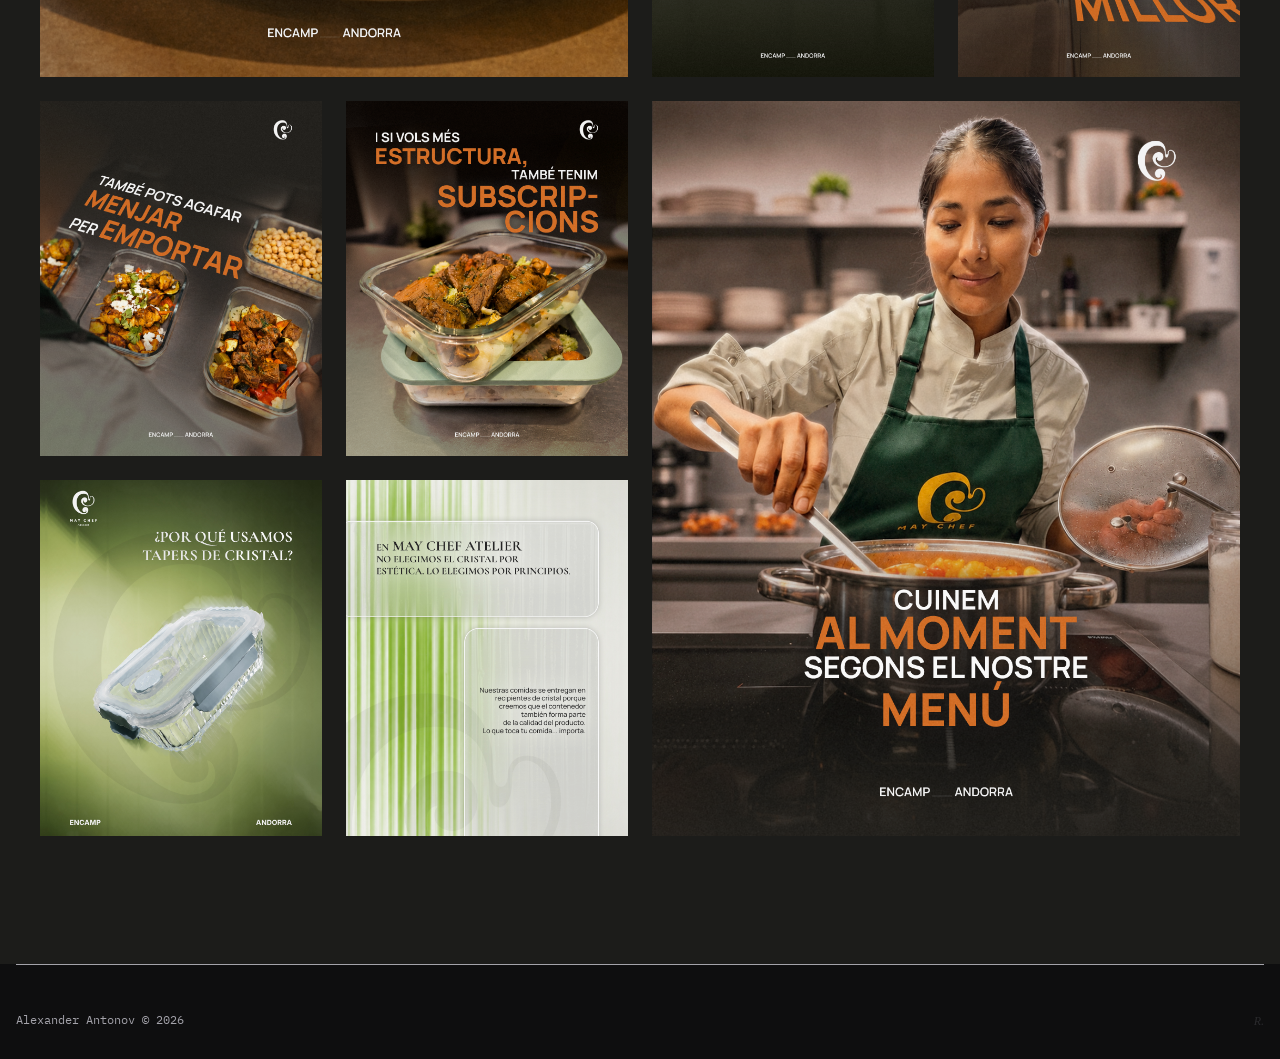
<file: pages/work/may-chef.html>
<!DOCTYPE html>
<html lang="en">

<head>
    <meta charset="UTF-8">
    <meta name="viewport" content="width=device-width, initial-scale=1.0">

    <link rel="stylesheet" href="../../css/variables.css">
    <link rel="stylesheet" href="../../css/main.css">
    <link rel="stylesheet" href="../../css/navigation.css">
    <link rel="stylesheet" href="../../css/may-chef.css">
    <link rel="stylesheet" href="../../css/responsive.css">


    <!-- Portfolio typography -->
    <link rel="preconnect" href="https://fonts.googleapis.com">
    <link rel="preconnect" href="https://fonts.gstatic.com" crossorigin>

    <link href="https://fonts.googleapis.com/css2?family=IBM+Plex+Mono:wght@400;700&display=swap" rel="stylesheet">

    <!-- May Chef typography -->
    <link href="https://fonts.googleapis.com/css2?family=Manrope:wght@400;500;600;700&display=swap" rel="stylesheet">

    <link href="https://fonts.googleapis.com/css2?family=Cormorant+Garamond:wght@400;500;600;700&display=swap"
        rel="stylesheet">

    <link rel="icon" type="image/svg+xml" href="../../assets/logos/aa_logo.svg">

    <meta property="og:title" content="Alexander Antonov — Designer & Photographer">
    <meta property="og:description" content="Graphic design, photography and visual work by Alexander Antonov.">
    <meta property="og:image" content="https://alex-55l.pages.dev/assets/logos/aa-logo.png">
    <meta property="og:type" content="website">

    <title>May Chef Atelier</title>

</head>

<body>

    <!-- == NAVIGATION == -->

    <nav class="navigation">

        <a href="../../index.html" class="logo">
            <img src="../../assets/logos/alex_logo_2.svg" alt="Alex Antonov Logo">
        </a>

        <button class="menu-toggle" id="menuToggle" aria-label="Open navigation">
            <img src="../../assets/menu/menu.svg" alt="Menu">
        </button>

    </nav>


    <!-- == SIDE MENU == -->

    <aside class="side-menu" id="sideMenu">

        <button class="close-menu" id="closeMenu" aria-label="Close menu">
            <img src="../../assets/menu/close.png" alt="Close">
        </button>

        <nav class="menu-links">

            <a href="../../pages/work.html" class="menu-link">
                <span class="menu-outline">
                    <svg class="outline-svg" viewBox="0 0 290 87" xmlns="http://www.w3.org/2000/svg">
                        <path
                            d="M52.34,83.15L32.32,83.15C14.44 83.15 3,70.58 3,50.93L3,35.21C3,15.57 14.44,3 32.32,3L205.35,3" />
                        <path
                            d="M251.11,3L257.55,3C275.43,3 286.15,15.57 286.15,35.22L286.15,50.94C286.15,70.58 275.42,83.16 257.55,83.16L95.95,83.16" />
                    </svg>
                </span>

                <span class="menu-text">
                    Work
                </span>
            </a>


            <a href="../../pages/photography.html" class="menu-link">
                <span class="menu-outline">
                    <svg class="outline-svg" viewBox="0 0 290 87" xmlns="http://www.w3.org/2000/svg">
                        <path
                            d="M52.34,83.15L32.32,83.15C14.44,83.15 3,70.58 3,50.93L3,35.21C3,15.57 14.44,3 32.32,3L205.35,3" />
                        <path
                            d="M251.11,3L257.55,3C275.43,3 286.15,15.57 286.15,35.22L286.15,50.94C286.15,70.58 275.42,83.16 257.55,83.16L95.95,83.16" />
                    </svg>
                </span>

                <span class="menu-text">
                    Photo
                </span>
            </a>


            <a href="../../pages/artwork.html" class="menu-link">
                <span class="menu-outline">
                    <svg class="outline-svg" viewBox="0 0 290 87" xmlns="http://www.w3.org/2000/svg">
                        <path
                            d="M52.34,83.15L32.32,83.15C14.44,83.15 3,70.58 3,50.93L3,35.21C3,15.57 14.44,3 32.32,3L205.35,3" />
                        <path
                            d="M251.11,3L257.55,3C275.43,3 286.15,15.57 286.15,35.22L286.15,50.94C286.15,70.58 275.42,83.16 257.55,83.16L95.95,83.16" />
                    </svg>
                </span>

                <span class="menu-text">
                    Art
                </span>
            </a>


            <a href="../../index.html#contact" class="menu-link">
                <span class="menu-outline">
                    <svg class="outline-svg" viewBox="0 0 290 87" xmlns="http://www.w3.org/2000/svg">
                        <path
                            d="M52.34,83.15L32.32,83.15C14.44,83 3,70.58 3,50.93L3,35.21C3,15.57 14.44,3 32.32,3L205.35,3" />
                        <path
                            d="M251.11,3L257.55,3C275.43,3 286.15,15.57 286.15,35.22L286.15,50.94C286.15,70.58 275.42,83.16 257.55,83.16L95.95,83.16" />
                    </svg>
                </span>

                <span class="menu-text">
                    Contact
                </span>
            </a>

        </nav>

    </aside>

    <div class="overlay" id="overlay"></div>


    <main class="may-chef">

        <!-- = 01 / PROJECT OVERVIEW = -->
        <section class="mc-section mc-overview" id="overview">

            <div class="mc-container">

                <div class="mc-section-label">

                    <span class="mc-section-number">
                        01
                    </span>

                    <span class="mc-section-name">
                        PROJECT OVERVIEW
                    </span>

                </div>


                <div class="mc-overview__intro">

                    <p class="mc-kicker">
                        May Chef Atelier
                    </p>

                    <h1>

                        <span class="mc-sans-accent">
                            Food, ritual
                        </span>

                        <br>

                        <em>
                            &amp; everyday movement.
                        </em>

                    </h1>

                    <p class="mc-overview__description">
                        May Chef Atelier is a premium performance
                        cuisine concept based in Encamp, Andorra.
                        The brand focuses on designed energy,
                        specialty coffee, functional meals,
                        recovery, daily rhythm and quiet luxury.
                    </p>

                </div>


                <figure class="mc-cover">

                    <img src="../../assets/projects/may-chef/cover.png" alt="May Chef Atelier">

                </figure>


                <div class="mc-meta">

                    <span>
                        May Chef Atelier
                    </span>

                    <span>
                        Encamp — Andorra
                    </span>

                </div>


                <!-- ROLE / SCOPE -->

                <div class="mc-scope">

                    <div class="mc-scope__copy">

                        <span class="mc-kicker">
                            Role / Scope
                        </span>

                        <p>
                            Brand and communication direction developed around the
                            existing May Chef Atelier identity, including colour system,
                            typography direction, social media visual system, Instagram
                            post design, menu layout direction, campaign and
                            collaboration materials, and content strategy.
                        </p>

                        <p class="mc-scope__note">
                            <strong>Logo provided by client.</strong>
                        </p>

                    </div>


                    <div class="mc-scope__roles" aria-label="Project scope">

                        <span class="mc-scope__role">
                            Brand Direction
                        </span>

                        <span class="mc-scope__role">
                            Colour System
                        </span>

                        <span class="mc-scope__role">
                            Typography Direction
                        </span>

                        <span class="mc-scope__role">
                            Social Media Visual System
                        </span>

                        <span class="mc-scope__role">
                            Instagram Post Design
                        </span>

                        <span class="mc-scope__role">
                            Menu Layout Direction
                        </span>

                        <span class="mc-scope__role">
                            Campaign &amp; Collaboration Materials
                        </span>

                        <span class="mc-scope__role">
                            Content Strategy
                        </span>

                    </div>

                </div>

            </div>

        </section>


        <!-- = 02 / BRAND DIRECTION = -->
        <section class="mc-section mc-direction" id="brand-direction">

            <div class="mc-container">

                <div class="mc-section-label">

                    <span class="mc-section-number">
                        02
                    </span>

                    <span class="mc-section-name">
                        BRAND DIRECTION
                    </span>

                </div>


                <!-- BRAND DIRECTION INTRO -->

                <div class="mc-direction__intro">

                    <h2 class="mc-brand-direction__statement">

                        <span>
                            A visual system
                        </span>

                        <em>
                            built around the everyday.
                        </em>

                    </h2>

                </div>


                <!-- =================================================
                 COLOUR PALETTE
                ================================================== -->

                <div class="mc-brand-system mc-palette">

                    <div class="mc-system-copy">

                        <p class="mc-kicker">
                            Colour Palette
                        </p>

                        <h2 class="mc-palette__statement">

                            <span>
                                Warm,
                            </span>

                            <span>
                                grounded
                            </span>

                            <em>
                                and human.
                            </em>

                        </h2>

                        <p>
                            The colour system was designed to feel
                            calm, premium and natural — inspired by
                            stone, glass, light, shadow and warm
                            neutral surfaces.
                        </p>

                    </div>


                    <div class="mc-palette__visual">

                        <img src="../../assets/projects/may-chef/colors.svg" alt="May Chef Atelier colour palette">

                    </div>

                </div>


                <!-- =================================================
                 TYPOGRAPHY
                ================================================== -->

                <div class="mc-brand-system mc-typography" id="typography">

                    <div class="mc-system-copy">

                        <p class="mc-kicker">
                            Typography System
                        </p>

                        <h2 class="mc-typography__statement">

                            <span>
                                Editorial
                            </span>

                            <span>
                                contrast
                            </span>

                            <em>
                                through type.
                            </em>

                        </h2>

                        <p>
                            The typography system balances editorial
                            expression with everyday clarity. The
                            primary display typeface is used for
                            elegance, editorial expression and premium
                            brand moments, while the secondary
                            functional typeface supports clarity,
                            hierarchy, menus, service information and
                            social media communication.
                        </p>

                        <p class="mc-type-direction">

                            <span>
                                Serif for emotion.
                            </span>

                            <span>
                                Sans-serif for information.
                            </span>

                        </p>

                    </div>


                    <!-- TYPE SPECIMEN -->

                    <div class="mc-type-specimen">


                        <!-- PRIMARY TYPEFACE -->

                        <div class="mc-typeface mc-typeface--primary">

                            <div class="mc-type-label">
                                Primary Display Typeface
                            </div>

                            <div class="mc-type-name">
                                Cormorant Garamond
                            </div>

                            <div class="mc-type-alphabet">
                                ABCDEFGHIJKLMNOPQRSTUVWXYZ
                            </div>

                            <div class="mc-type-alphabet">
                                abcdefghijklmnopqrstuvwxyz
                            </div>

                            <div class="mc-type-numbers">
                                1234567890
                            </div>

                        </div>


                        <!-- SECONDARY TYPEFACE -->

                        <div class="mc-typeface mc-typeface--secondary">

                            <div class="mc-type-label">
                                Secondary Functional Typeface
                            </div>

                            <div class="mc-type-name">
                                Manrope
                            </div>

                            <div class="mc-type-alphabet">
                                ABCDEFGHIJKLMNOPQRSTUVWXYZ
                            </div>

                            <div class="mc-type-alphabet">
                                abcdefghijklmnopqrstuvwxyz
                            </div>

                            <div class="mc-type-numbers">
                                1234567890
                            </div>

                        </div>

                    </div>

                </div>

            </div>

        </section>


        <!-- = 03 / PRODUCT & INGREDIENTS = -->
        <section class="mc-section mc-products" id="products">

            <div class="mc-container">

                <div class="mc-section-label">

                    <span class="mc-section-number">
                        03
                    </span>

                    <span class="mc-section-name">
                        PRODUCT &amp; INGREDIENTS
                    </span>

                </div>


                <div class="mc-section-heading">

                    <p class="mc-kicker">
                        The Challenge
                    </p>

                    <h2>
                        More than
                        <br>
                        <em>
                            healthy food.
                        </em>
                    </h2>

                    <p>
                        The challenge was to position May Chef
                        Atelier as more than a healthy food place.
                        The brand needed to feel premium, functional
                        and calm — avoiding the visual clichés of
                        fitness food, clean eating and mass-market
                        wellness.
                        The visual system translates this positioning
                        into close-up product and ingredient
                        photography, creating a language around food,
                        preparation and everyday ritual.
                    </p>

                </div>


                <!-- PRODUCT / INGREDIENT CAROUSEL -->

                <div class="mc-carousel" data-carousel>

                    <div class="mc-carousel__viewport">

                        <div class="mc-carousel__track">


                            <figure class="mc-slide">

                                <img src="../../assets/projects/may-chef/artboard1.png"
                                    alt="May Chef Atelier energy bar">

                            </figure>


                            <figure class="mc-slide">

                                <img src="../../assets/projects/may-chef/artboard2.png"
                                    alt="Close-up of date ingredient">

                            </figure>


                            <figure class="mc-slide">

                                <img src="../../assets/projects/may-chef/artboard3.png" alt="Close-up of peanuts">

                            </figure>


                            <figure class="mc-slide">

                                <img src="../../assets/projects/may-chef/artboard4.png"
                                    alt="Close-up of dark chocolate">

                            </figure>


                            <figure class="mc-slide">

                                <img src="../../assets/projects/may-chef/artboard5.png" alt="Close-up of puffed rice">

                            </figure>


                            <figure class="mc-slide">

                                <img src="../../assets/projects/may-chef/artboard6.png" alt="Close-up of sea salt">

                            </figure>


                            <figure class="mc-slide">

                                <img src="../../assets/projects/may-chef/tea-1.jpg" alt="Tea at May Chef Atelier">

                            </figure>


                            <figure class="mc-slide">

                                <img src="../../assets/projects/may-chef/tea-2.jpg" alt="Tea at May Chef Atelier">

                            </figure>


                        </div>

                    </div>

                </div>

            </div>

        </section>


        <!-- = 04 / CAMPAIGN / ENERGY BAR = -->
        <section class="mc-section mc-campaign" id="campaign">

            <div class="mc-container">

                <div class="mc-section-label">

                    <span class="mc-section-number">
                        04
                    </span>

                    <span class="mc-section-name">
                        CAMPAIGN / ENERGY BAR
                    </span>

                </div>


                <div class="mc-campaign__intro">

                    <div>

                        <p class="mc-kicker">
                            Campaign &amp; Collaboration
                        </p>

                        <h2>

                            <span class="mc-sans-accent">
                                Food that fuels
                            </span>

                            <br>

                            <em>
                                movement.
                            </em>

                        </h2>

                    </div>


                    <p>
                        The identity was extended into campaign and
                        collaboration materials, connecting May Chef
                        Atelier's functional food offering with
                        movement and performance.
                    </p>

                </div>


                <div class="mc-energy-grid">


                    <figure class="mc-energy-image mc-energy-image--large">

                        <img src="../../assets/projects/may-chef/energy-1.png" alt="May Chef Atelier energy bar">

                    </figure>


                    <figure class="mc-energy-image">

                        <img src="../../assets/projects/may-chef/energy-2.png"
                            alt="May Chef Atelier energy bar and ingredients">

                    </figure>


                    <figure class="mc-energy-image">

                        <img src="../../assets/projects/may-chef/energy-3.png"
                            alt="May Chef Atelier energy bar ingredients">

                    </figure>


                </div>


                <!-- SPORT / COLLABORATION -->

                <div class="mc-sport">

                    <figure class="mc-sport__image">

                        <img src="../../assets/projects/may-chef/sparta.png"
                            alt="May Chef Atelier and Spartan Race collaboration">

                    </figure>


                    <figure class="mc-sport__image">

                        <img src="../../assets/projects/may-chef/energy-4.png"
                            alt="Runner representing movement and sport">

                    </figure>

                </div>

            </div>

        </section>


        <!-- = 05 / SOCIAL CONTENT = -->
        <section class="mc-section mc-editorial" id="editorial">

            <div class="mc-container">

                <div class="mc-section-label">

                    <span class="mc-section-number">
                        05
                    </span>

                    <span class="mc-section-name">
                        SOCIAL CONTENT
                    </span>

                </div>


                <div class="mc-editorial__intro">

                    <div>

                        <p class="mc-kicker">
                            Social Media Visual System
                        </p>

                        <h2>
                            A culinary magazine
                            <br>
                            <em>
                                in everyday life.
                            </em>
                        </h2>

                    </div>


                    <p>
                        The visual system was designed to extend
                        naturally into social content, balancing food
                        photography, editorial typography and
                        everyday moments.

                        Instagram posts, menu communication and
                        promotional content share the same restrained
                        visual language, allowing the brand to feel
                        consistent without becoming repetitive.
                    </p>

                </div>


                <!-- EDITORIAL GRID -->

                <div class="mc-editorial-grid">


                    <figure class="mc-editorial-card mc-editorial-card--large">

                        <img src="../../assets/projects/may-chef/sub-4.png"
                            alt="May Chef Atelier subscription communication">

                    </figure>


                    <figure class="mc-editorial-card">

                        <img src="../../assets/projects/may-chef/sub-2.png"
                            alt="May Chef Atelier open-to-everyone communication">

                    </figure>


                    <figure class="mc-editorial-card">

                        <img src="../../assets/projects/may-chef/sub-3.png" alt="May Chef Atelier coffee and breakfast">

                    </figure>


                    <figure class="mc-editorial-card">

                        <img src="../../assets/projects/may-chef/sub-1.png" alt="May Chef Atelier breakfast">

                    </figure>


                    <figure class="mc-editorial-card">

                        <img src="../../assets/projects/may-chef/sub-8.png" alt="May Chef preparing food">

                    </figure>


                    <!-- ROW 2 -->
                    <figure class="mc-editorial-card">

                        <img src="../../assets/projects/may-chef/sub-6.png" alt="May Chef preparing meals">

                    </figure>


                    <figure class="mc-editorial-card">

                        <img src="../../assets/projects/may-chef/sub-7.png" alt="Prepared meals in glass containers">

                    </figure>


                    <figure class="mc-editorial-card">

                        <img src="../../assets/projects/may-chef/crystal-1.jpg" alt="May Chef Atelier interior">

                    </figure>


                    <figure class="mc-editorial-card">

                        <img src="../../assets/projects/may-chef/crystal-2.jpg"
                            alt="May Chef Atelier glass food container">

                    </figure>


                    <figure class="mc-editorial-card mc-editorial-card--large">

                        <img src="../../assets/projects/may-chef/sub-5.png"
                            alt="May Chef Atelier glass packaging communication">

                    </figure>


                </div>

            </div>

        </section>


    </main>


    <footer>
        <p class="copyright">Alexander Antonov © 2026</p>
        <span class="footer-signature">R.</span>
    </footer>


    <script src="https://cdn.jsdelivr.net/npm/gsap@3/dist/gsap.min.js"></script>
    <script src="../../js/navigation.js"></script>
    <script src="../../js/may-chef.js"></script>

</body>

</html>
</file>
<file: css/variables.css>
:root {
    /* Core  */
    --bg: #0e0e0f;
    --bg-contact: #ed0f62; 
    --text: #F7F7F7;
    --accent: #B71F58;

    /* Supporting  */
    --secondary-color: #A8A7AF;
    --divider: var(--secondary-color);

    /* Layout */
    --hero-width: 70vw;
    --panel-width: 100vw;
    --nav-height: 96px;

}
</file>
<file: css/main.css>
/* Reset */
* {
    margin: 0;
    padding: 0;
    box-sizing: border-box;
}


/* Global Styles */
html {

    width: 100%;
    height: 100%;

    scroll-behavior: smooth;

}

body {

    width: 100%;
    height: 100%;

    background: var(--bg);
    color: var(--text);

    font-family: "IBM Plex Mono", monospace;

    opacity: .98;

    overflow-x: hidden;
    overflow-y: auto;

}

.home-page {
    overflow: hidden;
}

.home-page .stage {
    overflow: hidden;
}


/* Typography */
h1,
h2,
h3,
h4,
h5,
h6 {
    color: var(--text);
    font-weight: 400;
}

.nav-button {
    font-size: .8rem;
    letter-spacing: .4em;
    text-transform: uppercase;

    color: var(--text);

    margin-right: 1.5rem;
}


/* Footer */
footer {

    border-top: none;

    position: relative;

    display: flex;

    justify-content: space-between;

    align-items: flex-end;

    padding:
        3rem
        1rem
        2rem;

}

footer::before {
    content: "";

    position: absolute;

    top: 0;
    left: 1rem;
    right: 1rem;

    height: 1px;

    background: var(--divider);
}

.footer-title {
    font-size: .8rem;
    letter-spacing: .4em;
    text-transform: uppercase;
    color: var(--secondary-color);
    margin-bottom: 1rem;
}

.copyright {

    font-size:
        .75rem;

    color:
        var(--secondary-color);

}

.footer-signature {

    color:
        #2a2a2d;

    font-family:
        Georgia,
        serif;

    font-size:
        .75rem;

    font-style:
        italic;

    line-height:
        1;

}
</file>
<file: css/navigation.css>
/* Navigation */

.navigation {

    position: fixed;

    top: 0;
    left: 0;

    width: 100%;

    display: flex;
    justify-content: space-between;
    align-items: center;

    padding: 2rem;

    background: rgba(14, 14, 15, .55);

    backdrop-filter: blur(20px);
    -webkit-backdrop-filter: blur(20px);

    z-index: 1000;

}


/* Logo */

.logo img {

    width: 160px;
    display: block;

}


/* Menu Button */

.menu-toggle {

    background: none;
    border: none;
    cursor: pointer;

}

.menu-toggle img {

    width: 40px;
    display: block;

}


/* Side Menu */
.side-menu {

    position: fixed;

    top: 0;
    right: -420px;

    width: 420px;
    max-width: 80vw;

    height: 100vh;

    background: var(--bg);

    padding: 8rem 3rem;

    transition: right .45s ease;

    z-index: 1200;

}

.side-menu.open {

    right: 0;

}


/* Close Button */

.close-menu {

    position: absolute;

    top: 2rem;
    right: 2rem;

    background: none;
    border: none;

    cursor: pointer;

}

.close-menu img {

    width: 30px;
    height: auto;
    display: block;

    transition: transform .3s ease;

}

.close-menu:hover img {
    transform: rotate(90deg);
}


/* Links */

.menu-links {

    display: flex;
    flex-direction: column;
    gap: 3rem;

}

.menu-link {

    position: relative;

    display: inline-flex;
    align-items: center;
    justify-content: center;

    width: fit-content;

    text-decoration: none;
    color: var(--text);

}

.menu-text {

    position: relative;
    z-index: 2;

    font-size: 1.2rem;
    letter-spacing: .08em;

    padding: 1rem 2.5rem;

}

.menu-outline {

    position: absolute;
    inset: 0;

    display: flex;
    justify-content: center;
    align-items: center;

    pointer-events: none;

    opacity: 0;
    transform: scale(.95);
}

.menu-outline path {

    fill: none;
    stroke: var(--text);
    stroke-width: 6;
    stroke-linecap: round;
    stroke-linejoin: round;

    stroke-dasharray: var(--path-length);
    stroke-dashoffset: var(--path-length);

    transition: stroke-dashoffset .6s cubic-bezier(.22,1,.36,1);

}

.menu-outline svg{

    width:290px;
    height:87px;

}

.menu-link:hover .outline-svg path {
    stroke-dashoffset: 0;
}

.menu-link:hover .menu-outline {
    opacity: 1;
    transform: scale(1);
}


/* Overlay */

.overlay {

    position: fixed;

    inset: 0;

    background: rgba(0, 0, 0, .35);

    opacity: 0;

    visibility: hidden;

    transition: .35s ease;

    z-index: 1100;

}

.overlay.show {

    opacity: 1;
    visibility: visible;

}
</file>
<file: css/hero.css>
.hero {

    position: fixed;

    top: 0;
    left: 0;

    width: var(--hero-width);
    height: 100dvh;

    background: var(--bg);

    z-index: 1;

    display: flex;
    align-items: center;
    justify-content: flex-start;

    padding: 6rem 0 2rem 2rem;

    box-sizing: border-box;

    overflow: hidden;

}

/* = Hero Image = */

.hero .panel-media {

    flex: none;

    width: 78%;

    display: block;

}

.hero .panel-media img {

    width: 90%;
    max-width: none;

    max-height: none;

    height: auto;

    object-fit: contain;
}
</file>
<file: css/panels.css>
.stage {

    position: relative;

    width: 100%;
    max-width: 100vw;

    height: 100vh;

    overflow: hidden;

}

.panel-track {

    position: absolute;

    top: 0;
    left: var(--hero-width);

    display: flex;

    height: 100dvh;

    will-change: transform;

    z-index: 2;

}


/*  Panel Layout  */

.panel {

    width: 80vw;
    height: 100dvh;

    flex-shrink: 0;

    display: flex;
    flex-direction: column;

    padding: 8rem 2rem 2rem;

    border-left: 1px solid var(--divider);

    background: var(--bg);

}

.panel-content {

    display: flex;
    flex-direction: column;

    gap: 0.75rem;

}

.panel-media {

    flex: 1;

    display: flex;
    justify-content: center;
    align-items: center;

}

.panel-media img {

    width: 100%;
    max-width: 520px;

    max-height: 50vh;

    object-fit: contain;

}

.panel-link {

    display: flex;
    flex-direction: column;

    flex: 1;

    width: 100%;
    height: 100%;

    text-decoration: none;
    color: inherit;

}

/*  Panel Typography */

.panel-number {

    margin-bottom:
        0.5rem;

    font-family:
        Georgia,
        serif;

    font-size:
        clamp(3.5rem, 5vw, 5.5rem);

    font-style:
        italic;

    font-weight:
        400;

    line-height:
        0.8;

    letter-spacing:
        -0.06em;

    color:
        var(--accent);

    transform:
        translateY(0);

    transition:
        transform 0.8s
        cubic-bezier(.22, 1, .36, 1);

}

.panel-label {

    font-size: 1.25rem;

    letter-spacing: 0.2em;
    text-transform: uppercase;

    color: var(--secondary-color);

}

.panel h2 {

    margin-top: 1rem;

    font-size: 1.25rem;
    font-weight: 400;
    line-height: 1.1;

    max-width: 12ch;

}

.panel.contact {

    background: var(--bg-contact);

}

.panel.contact h2 {

    max-width: none;

    white-space: nowrap;

}

/*  Contact panel body  */
.contact-body {

    flex: 1;

    display: grid;

    grid-template-columns: 70% 30%;

    align-items: center;

}

/* SVG  */
.contact-cta {

    width: 100%;

}

.contact-cta img {

    display: block;

    width: 100%;
    max-width: 520px;

    height: auto;

}

/* Contact Sidebar socials */

.contact-sidebar {

    width: 100%;

    display: flex;
    flex-direction: column;

    align-items: flex-start;

    gap: 2rem;

    flex-shrink: 0;

}

.contact-sidebar a img {

    display: block;

    width: 28px;
    height: 28px;

}

/* Social icons */
.social-links {

    display: flex;
    align-items: center;
    gap: 1.25rem;

}

.contact-sidebar a img.icon-email {
    width: 36px !important;
    height: auto !important;
    transform: none;
}

.qr-code {

    width: 110px;

    margin-top: 0;

}

.contact-footer {

    display: flex;
    justify-content: space-between;
    align-items: center;

    margin-top: auto;

    padding-top: 2rem;
    padding-right: 2rem;

}

.contact-location {

    display: flex;
    align-items: center;

    gap: .75rem;

}

.contact-location img {

    width: 18px;

}
</file>
<file: css/responsive.css>
/* = Home page -> Vertical = */

@media (max-width: 900px) {

    html,
    body {

        width: 100%;
        height: auto;

        overflow-x: hidden;
        overflow-y: auto;

    }


    /* = Stage = */

    .stage {

        width: 100%;
        height: auto;

        overflow: visible;

    }


    /* = Hero = */

    .hero {

        position: relative;

        width: 100%;
        height: 100dvh;

        padding:
            6rem 1.5rem 2rem;

    }


    /* = Panel Track = */

    .panel-track {

        position: relative;

        top: auto;
        left: auto;

        display: flex;

        flex-direction: column;

        width: 100%;
        height: auto;

        transform: none !important;

    }


    /* = Panels = */

    .panel {

        width: 100%;
        height: 100dvh;

        flex-shrink: 0;

        padding:
            6rem 1.5rem 2rem;

        border-left: none;
        border-top: 1px solid var(--divider);

    }

    /* = MOBILE CONTACT = */

    .contact-body {

        display: flex;

        flex-direction: column;

        align-items: flex-start;

        justify-content: center;

        gap: 2rem;

    }


    /* CTA */

    .contact-cta {

        width: 100%;

    }


    /* Socials + QR */

    .contact-sidebar {

        width: 100%;

        display: flex;

        flex-direction: column;

        align-items: flex-start;

        gap: 1.5rem;

    }


    .social-links {

        display: flex;

        align-items: center;

        gap: 1.25rem;

        margin-top: 1.2rem;

    }


    .qr-code {

        width: 110px;

        margin-top: 1.25rem;

    }

    .footer-signature {

        position: relative;

        right: auto;

        bottom: auto;

        margin-left: auto;

    }
}


/* = Work = */
/* - Tablet 900px - */
@media (max-width: 1000px) {

    .work-page {

        padding:
            8rem 2.5rem 6rem;

    }


    .work-intro {

        grid-template-columns:
            1fr;

        gap:
            2rem;

        margin-bottom:
            7rem;

    }


    .work-intro-text {

        max-width:
            600px;

    }


    .work-projects {

        gap:
            2rem;

    }

}

/* - Mobile 600px - */
@media (max-width: 650px) {

    .work-page {

        padding:
            7rem 1.25rem 5rem;

    }


    .work-intro {

        gap:
            1.5rem;

        margin-bottom:
            5rem;

    }


    .work-intro-header h1 {

        font-size:
            3rem;

    }


    .work-intro-text p {

        font-size:
            0.85rem;

        line-height:
            1.65;

    }


    .work-projects {

        grid-template-columns:
            1fr;

        gap:
            5rem;

    }


    .work-project-number {

        font-size:
            4rem;

    }

}


/* == Work Projects -> Admiral Group = */

/* - Tablet 900px - */
@media (max-width: 1000px) {

    .project-page {
        padding: 10rem 2.5rem 6rem;
    }

    .project-intro {
        grid-template-columns: 1fr;
        gap: 3rem;
    }

    .project-intro .project-text {
        padding-bottom: 0;
    }

    .visual-system-layout {
        grid-template-columns: 1fr;

        gap: 4rem;
    }

    .visual-system-intro {
        max-width: 620px;
    }

    .visual-system-wall {
        width: 100%;
    }

    .color-palette {
        grid-template-columns: repeat(2, 1fr);
    }

    .application-gallery {
        grid-template-columns: 1fr;
    }

    .social-gallery {
        grid-template-columns: repeat(2, 1fr);
    }

    .applications-wall-top {
        grid-template-columns: 1fr 1fr;
    }

    .applications-wall-bottom {
        width: 100%;
    }

    .application-frame--large {
        grid-column: 1 / 3;
        grid-row: 1;
    }

    .application-frame--portrait {
        grid-column: 2;
        grid-row: 2 / 4;
    }

    .application-frame--square {
        grid-column: 1;
        grid-row: 2;
    }

    .application-frame--wide {
        grid-column: 1;
        grid-row: 3;
    }

    /* Typography */

    .type-specimen {
        padding: 5rem 3rem;
    }

    .type-specimen-content {
        grid-template-columns: minmax(0, 1fr) 190px;

        gap: 3rem;

        min-height: 460px;
    }

    .type-large {
        font-size: clamp(7rem, 15vw, 11rem);
    }

    .type-weight {
        min-height: 52px;

        font-size: 1.6rem;
    }
}


/* - Mobile 600px - */
@media (max-width: 650px) {

    .project-page {
        padding: 8rem 1.25rem 5rem;
    }

    .project-section {
        margin-bottom: 10rem;
    }

    .project-section-header {
        gap: 1rem;

        margin-bottom: 2.5rem;
    }

    .section-number {
        font-size: 2.25rem;
    }

    .project-section-header h1,
    .project-section-header h2 {
        font-size: .8rem;
    }

    .project-text p,
    .visual-system-intro p {
        font-size: .9rem;
        line-height: 1.65;
    }


    /* Visual System */

    .visual-system-wall {
        grid-template-columns: 1fr 1fr;

        grid-template-rows: auto auto;
    }

    .visual-frame--grain {
        grid-column: 1;
        grid-row: 1 / 3;
    }

    .visual-frame--sketches {
        grid-column: 2;
        grid-row: 1;
    }

    .visual-frame--construction {
        grid-column: 2;
        grid-row: 2;
    }

    .visual-logo-system {

        grid-template-columns: 1fr;

        gap: 3rem;

        margin-top: 2rem;
    }

    .visual-frame--full img {
        width: 45%;
        height: auto;
    }

    .visual-frame--symbol img {
        width: 18%;
        height: auto;
    }

    .visual-frame--wordmark img {
        width: 45%;
        height: auto;
    }

    /* Color Palette */
    .color-palette {
        grid-template-columns: 1fr 1fr;

        gap: .75rem;
    }

    .color-swatch img {
        height: 160px;
    }

    /* Applications */
    .application-gallery,
    .social-gallery {
        grid-template-columns: 1fr;
    }

    .applications-wall {
        gap: 1rem;
    }

    .applications-wall-top,
    .applications-wall-bottom {
        display: flex;
        flex-direction: column;

        width: 100%;
        gap: 1rem;
    }

    /* Typography */

    .typography-intro {
        grid-template-columns: 1fr;

        gap: 2rem;
    }

    .typography-meta {
        align-items: flex-start;
    }

    .type-specimen {
        padding: 4rem 1.5rem;
    }

    .type-specimen-content {
        grid-template-columns: 1fr;

        gap: 4rem;

        min-height: auto;
    }

    .type-title {
        font-size: 3rem;
    }

    .type-alphabet {
        margin-top: 3rem;
    }

    .alphabet-row {
        font-size: .85rem;
    }

    .type-large {
        padding-top: 4rem;

        font-size: 8rem;
    }

    .type-weights {
        display: grid;

        grid-template-columns: 1fr 1fr;

        gap: .75rem;

        padding: 0;
    }

    .type-weight {
        min-height: 48px;

        border-radius: 12px;

        font-size: 1.2rem;
    }

    .type-weight--extra {
        grid-column: 1 / -1;
    }
}

/* = Work Projects -> May Chef Atelier = */

/* - Tablet 900px - */
@media (max-width: 900px) {

    .mc-container {
        width:
            min(100% - 56px, 1440px);
    }


    .mc-section {
        padding-block:
            90px;
    }


    .mc-section-label {
        margin-bottom:
            65px;
    }


    /* Brand system */

    .mc-brand-system {

        grid-template-columns: 1fr;

        gap: 50px;
    }


    .mc-system-copy {
        max-width: 600px;
    }


    .mc-palette__visual {

        padding: 0;

        justify-content: flex-start;
    }


    /* Campaign / Editorial */

    .mc-campaign__intro,
    .mc-editorial__intro {

        grid-template-columns: 1fr;

        gap: 35px;
    }


    /* Energy */

    .mc-energy-grid {

        grid-template-columns:
            1fr 1fr;
    }


    .mc-energy-image--large {

        grid-column:
            span 2;

        grid-row: auto;
    }


    /* Sport */

    .mc-sport {

        gap: 18px;

        max-width: 100%;
    }


    .mc-sport__image {
        width: 50%;
    }


    .mc-sport__image img {
        width: 100%;
    }


    /* Editorial */

    .mc-editorial-grid {

        grid-template-columns:
            repeat(2, minmax(0, 1fr));

        gap: 24px;

        margin-top: 60px;
    }

    .mc-editorial-card--wide,
    .mc-editorial-card--tall,
    .mc-editorial-card--feature,
    .mc-editorial-card--small,
    .mc-editorial-card--process,
    .mc-editorial-card--prep,
    .mc-editorial-card--meals,
    .mc-editorial-card--space,
    .mc-editorial-card--material {

        grid-column: auto;
    }


    /* Footer */

    .mc-footer {

        grid-template-columns: 1fr;

        gap: 12px;
    }
}

/* - Mobile 600px - */
@media (max-width: 600px) {

    .mc-container {
        width:
            min(100% - 40px, 1440px);
    }


    .mc-section {
        padding-block:
            70px;
    }


    .mc-section-label {

        align-items: center;

        gap: 14px;

        margin-bottom: 55px;

        padding-bottom: 14px;
    }


    .mc-section-number {
        font-size: 68px;
    }


    .mc-section-name {

        font-size: 9px;

        letter-spacing: 0.1em;
    }


    /* -----------------------------------------------------
       OVERVIEW
       ----------------------------------------------------- */

    .mc-overview {
        padding-top: 90px;
    }


    .mc-overview h1 {

        font-size:
            clamp(52px, 15vw, 85px);

        line-height: 0.86;
    }


    .mc-overview h1 .mc-sans-accent {
        font-size: 0.62em;
    }


    .mc-overview h1 {
        margin-bottom: 32px;
    }


    .mc-overview__description {

        width: 100%;

        margin: 0 auto;
    }


    .mc-cover img {
        max-height: 65vh;
    }


    .mc-meta {

        flex-direction: column;

        align-items: flex-start;

        gap: 8px;
    }

    /* -----------------------------------------------------
   ROLE / SCOPE
   ----------------------------------------------------- */

    .mc-scope {

        grid-template-columns: 1fr;

        gap: 40px;

    }


    .mc-scope__roles {

        width: 100%;

    }


    .mc-scope__role {

        width: 100%;

    }

    /* -----------------------------------------------------
       BRAND DIRECTION
       ----------------------------------------------------- */

    .mc-brand-system {
        margin-bottom: 100px;
    }


    .mc-system-copy h3 {

        font-size:
            clamp(45px, 13vw, 70px);
    }


    .mc-palette__visual {
        min-height: 250px;
    }


    /* -----------------------------------------------------
       TYPOGRAPHY
       ----------------------------------------------------- */

    .mc-type-specimen {
        gap: 50px;
    }


    .mc-typeface {

        padding:
            25px 0 30px;
    }


    .mc-type-name {

        font-size:
            clamp(38px, 11vw, 58px);
    }


    .mc-type-alphabet {

        font-size: 12px;

        white-space: normal;

        word-break: break-word;
    }


    .mc-type-numbers {

        font-size:
            clamp(48px, 15vw, 80px);
    }


    /* -----------------------------------------------------
       PRODUCT CAROUSEL
       ----------------------------------------------------- */

    .mc-section-heading {
        text-align: left;
    }


    .mc-section-heading h2 {

        font-size:
            clamp(55px, 15vw, 90px);
    }


    .mc-carousel {

        height: 430px;

        padding-top: 10px;

        margin:
            60px 0;
    }


    .mc-slide {

        width: 210px;

        height: 300px;
    }


    .mc-slide.is-left {

        transform:
            translate(-50%, -50%) translateX(-58%) scale(0.72) rotate(-5deg);
    }


    .mc-slide.is-right {

        transform:
            translate(-50%, -50%) translateX(58%) scale(0.72) rotate(5deg);
    }


    /* -----------------------------------------------------
       CAMPAIGN
       ----------------------------------------------------- */

    .mc-campaign__intro h2 {

        font-size:
            clamp(58px, 16vw, 92px);
    }


    .mc-energy-grid {

        display: flex;

        flex-direction: column;
    }


    .mc-energy-image {
        width: 100%;
    }


    /* -----------------------------------------------------
       SPORT
       ----------------------------------------------------- */

    .mc-sport {

        display: flex;

        flex-direction: column;

        align-items: stretch;

        gap: 24px;
    }


    .mc-sport__image {
        width: 100%;
    }


    .mc-sport__image img {
        width: 100%;
    }


    /* -----------------------------------------------------
       EDITORIAL
       ----------------------------------------------------- */

    .mc-editorial__intro h2 {

        font-size:
            clamp(58px, 16vw, 95px);
    }


    .mc-editorial-grid {

        display: flex;

        flex-direction: column;

        gap: 24px;

        margin-top: 50px;
    }

    .mc-editorial-card {

        width: 100%;
    }


    .mc-editorial-card img {

        width: 100%;

        height: auto;
    }


    /* -----------------------------------------------------
       FOOTER
       ----------------------------------------------------- */

    .mc-footer {

        padding:
            30px 20px;
    }
}


/* == Accessibility == */
@media (prefers-reduced-motion: reduce) {

    .may-chef *,
    .may-chef *::before,
    .may-chef *::after {

        scroll-behavior: auto !important;

        transition-duration:
            0.01ms !important;

        animation-duration:
            0.01ms !important;

        animation-iteration-count:
            1 !important;
    }
}

/* = Work Projects -> Cherno More = */

/* - Tablet 900px - */
@media (max-width: 900px) {

    .cherno-container {

        width:
            min(calc(100% - 50px),
                760px);

    }


    .cherno-overview-grid {

        grid-template-columns:
            1fr;

        gap:
            50px;

    }


    .cherno-overview-description {

        max-width:
            650px;

    }


    .cherno-grid {

        gap:
            50px 24px;

    }

}

/* - Mobile 600px - */
@media (max-width: 650px) {

    .cherno-container {

        width:
            calc(100% - 32px);

    }


    .cherno-section {

        padding:
            90px 0;

    }


    .cherno-overview {

        padding-top:
            120px;

    }


    .cherno-section-label {

        gap:
            1rem;

        margin-bottom:
            60px;

    }


    .cherno-section-label .section-number {

        font-size:
            3.5rem;

    }


    .cherno-section-label .section-name {

        font-size:
            0.65rem;

    }


    .cherno-page h1 {

        font-size:
            clamp(3rem, 14vw, 5rem);

    }


    .cherno-page h2 {

        font-size:
            clamp(2.5rem, 12vw, 4rem);

    }


    .cherno-meta {

        flex-direction: column;

        gap: 0.5rem;

    }


    .cherno-grid {
        grid-template-columns: 1fr;

        gap: 55px;

    }


    .cherno-card figure {
        aspect-ratio:
            4 / 5;
    }


    .cherno-scope-item {
        gap: 1rem;
    }

    .cherno-scope-item p {
        font-size: 0.9rem;
    }

}

/* = Accessibility = */
@media (prefers-reduced-motion: reduce) {

    .cherno-page *,
    .cherno-page *::before,
    .cherno-page *::after {

        animation-duration:
            0.01ms !important;

        animation-iteration-count:
            1 !important;

        transition-duration:
            0.01ms !important;

    }

}

/* = Photography = */

/* - Tablet 900px - */
@media (max-width: 1000px) {

    .photography-page {

        padding:
            8rem 2.5rem 6rem;

    }


    .photography-intro {

        grid-template-columns:
            1fr;

        gap:
            2rem;

        margin-bottom:
            7rem;

    }


    .photography-intro-text {

        max-width:
            600px;

    }


    .photography-projects {

        grid-template-columns:
            repeat(2, minmax(0, 1fr));

        gap:
            2rem;

    }

}

/* - Mobile 600px - */
@media (max-width: 650px) {

    .photography-page {

        padding:
            7rem 1.25rem 5rem;

    }


    .photography-intro {

        gap:
            1.5rem;

        margin-bottom:
            5rem;

    }


    .photography-intro-header h1 {

        font-size:
            3rem;

    }


    .photography-intro-text p {

        font-size:
            0.85rem;

        line-height:
            1.65;

    }


    .photography-projects {

        grid-template-columns:
            1fr;

        gap:
            5rem;

    }


    .photography-project-number {

        font-size:
            4rem;

    }

}


/* = Artwork = */
/* - Mobile 600px - */
@media (max-width: 650px) {

    .gallery-page {

        padding:
            7rem 1.25rem 5rem;

    }


    .gallery-placeholder-title {

        font-size:
            2.5rem;

    }


    .gallery-placeholder-text {

        max-width:
            300px;

        line-height:
            1.8;

    }

}
</file>
<file: css/artwork.css>
/* = Gallery page = */

.gallery-page {

    width: 100%;

    min-height: 100vh;

    display: flex;

    align-items: center;
    justify-content: center;

    padding:
        10rem
        4rem
        8rem;

}


/* = Placeholder = */
.gallery-placeholder {

    width: 100%;

    max-width: 1100px;

    display: flex;

    flex-direction: column;

    align-items: center;

    text-align: center;

}


/* = Accent line = */
.gallery-placeholder-line {

    width: 0;

    height: 1px;

    margin-bottom:
        2.5rem;

    background:
        var(--accent);

    animation:
        galleryLineIn
        1.2s
        cubic-bezier(.22, 1, .36, 1)
        0.2s
        forwards;

}


/* = Main Message = */
.gallery-placeholder-title {

    margin: 0;

    font-family:
        Georgia,
        serif;

    font-size:
        clamp(2.5rem, 6vw, 6rem);

    font-style:
        italic;

    font-weight:
        400;

    line-height:
        0.9;

    letter-spacing:
        -0.05em;

    color:
        var(--accent);

    opacity:
        0;

    transform:
        translateY(25px);

    animation:
        galleryTextIn
        1s
        cubic-bezier(.22, 1, .36, 1)
        0.45s
        forwards;

}


/* = Secondary Message = */
.gallery-placeholder-text {

    margin:
        1.5rem
        0
        0;

    font-family:
        "IBM Plex Mono",
        monospace;

    font-size:
        clamp(0.75rem, 1vw, 0.9rem);

    line-height:
        1.6;

    letter-spacing:
        0.08em;

    text-transform:
        uppercase;

    color:
        var(--secondary-color);

    opacity:
        0;

    transform:
        translateY(15px);

    animation:
        galleryTextIn
        0.9s
        cubic-bezier(.22, 1, .36, 1)
        0.7s
        forwards;

}

/* = Loading Indicator = */

.gallery-loading {

    display: flex;

    gap: 0.45rem;

    margin-top: 2rem;
    margin-bottom: 0.25rem;

}


.gallery-loading span {

    display: block;

    width: 5px;
    height: 5px;

    border-radius: 50%;

    background:
        var(--accent);

    opacity: 0.25;

    animation:
        galleryDotPulse
        1.4s
        ease-in-out
        infinite;

}


.gallery-loading span:nth-child(2) {

    animation-delay:
        0.2s;

}


.gallery-loading span:nth-child(3) {

    animation-delay:
        0.4s;

}


@keyframes galleryDotPulse {

    0%,
    60%,
    100% {

        opacity: 0.25;

        transform:
            translateY(0);

    }

    30% {

        opacity: 1;

        transform:
            translateY(-4px);

    }

}

/* = ANIMATION = */

@keyframes galleryLineIn {

    from {
        width: 0;
    }

    to {
        width: 120px;
    }

}


@keyframes galleryTextIn {

    from {

        opacity: 0;

        transform:
            translateY(25px);

    }

    to {

        opacity: 1;

        transform:
            translateY(0);

    }

}
</file>
<file: css/photography.css>
/* Photography Page */

.photography-page {

    width: 100%;

    max-width: 1500px;

    margin: 0 auto;

    padding:
        10rem
        4rem
        8rem;

}


/* Photography Intro */

.photography-intro {

    display: grid;

    grid-template-columns:
        1fr 1fr;

    gap:
        4rem;

    align-items: end;

    margin-bottom:
        clamp(7rem, 12vw, 12rem);

}


.photography-intro-header h1 {

    margin: 0;

    font-family:
        "IBM Plex Mono",
        monospace;

    font-size:
        clamp(3rem, 6vw, 6rem);

    font-weight:
        400;

    line-height:
        0.9;

    letter-spacing:
        -0.06em;

    text-transform:
        uppercase;

}


.photography-intro-text {

    max-width:
        480px;

}


.photography-intro-text p {

    margin: 0;

    font-family:
        "IBM Plex Mono",
        monospace;

    font-size:
        clamp(0.9rem, 1.2vw, 1.1rem);

    line-height:
        1.7;

    letter-spacing:
        0.02em;

}


/* Photography Grid */

.photography-projects {

    display: grid;

    grid-template-columns:
        repeat(4, minmax(0, 1fr));

    gap:
        clamp(1.25rem, 2.5vw, 2.5rem);

    align-items:
        start;

}


/* Photography Project */

.photography-project {

    position: relative;

    display: block;

    min-width: 0;

    color: inherit;

    text-decoration: none;

}


/* Project Number */

.photography-project-number {

    margin-bottom:
        0.5rem;

    font-family:
        Georgia,
        serif;

    font-size:
        clamp(3rem, 4vw, 5rem);

    font-style:
        italic;

    font-weight:
        400;

    line-height:
        0.8;

    letter-spacing:
        -0.06em;

    color:
        var(--accent);

    transform:
        translateY(0);

    transition:
        transform 0.8s
        cubic-bezier(.22, 1, .36, 1);

}


/* Project Image */

.photography-project-image {

    width: 100%;

    aspect-ratio: 2 / 5;

    overflow: hidden;

    background: var(--bg);

    transition:
        box-shadow 0.8s
        cubic-bezier(.22, 1, .36, 1);

}


.photography-project-image img {

    display: block;

    width: 100%;
    height: 100%;

    object-fit: cover;
    object-position: center;

    filter:
        grayscale(100%);

    transition:
        filter 1s ease,
        transform 1s
        cubic-bezier(.22, 1, .36, 1);

}


/* Project Label */

.photography-project-label {

    display: flex;

    justify-content:
        space-between;

    align-items:
        center;

    gap:
        1rem;

    padding:
        0.9rem
        0
        0;

    font-family:
        "IBM Plex Mono",
        monospace;

    font-size:
        clamp(0.7rem, 0.9vw, 0.85rem);

    font-weight:
        400;

    letter-spacing:
        0.12em;

    text-transform:
        uppercase;

}


.photography-project-arrow {

    display: inline-block;

    font-size:
        1.1em;

    letter-spacing:
        0;

    transform:
        translateX(0);

    transition:
        transform 0.7s
        cubic-bezier(.22, 1, .36, 1);

}


/* Hover */

.photography-project:hover
.photography-project-image img {

    filter:
        grayscale(0%);

    transform:
        scale(1.025);

}


.photography-project:hover
.photography-project-number {

    transform:
        translateY(-4px);

}


.photography-project:hover
.photography-project-arrow {

    transform:
        translateX(7px);

}


/* Page Entrance */

.photography-page {

    opacity:
        0;

    transform:
        translateY(20px);

}


.photography-page.is-loaded {

    opacity:
        1;

    transform:
        translateY(0);

    transition:
        opacity 1s ease,
        transform 1s
        cubic-bezier(.22, 1, .36, 1);

}


.photography-intro-header,
.photography-intro-text,
.photography-project {

    opacity:
        0;

    transform:
        translateY(25px);

}


/* Intro Entrance */

.photography-page.is-loaded
.photography-intro-header {

    opacity:
        1;

    transform:
        translateY(0);

    transition:
        opacity 0.8s ease 0.1s,
        transform 0.8s
        cubic-bezier(.22, 1, .36, 1) 0.1s;

}


.photography-page.is-loaded
.photography-intro-text {

    opacity:
        1;

    transform:
        translateY(0);

    transition:
        opacity 0.8s ease 0.2s,
        transform 0.8s
        cubic-bezier(.22, 1, .36, 1) 0.2s;

}


/* Project Entrance */

.photography-page.is-loaded
.photography-project:nth-child(1) {

    opacity:
        1;

    transform:
        translateY(0);

    transition:
        opacity 0.9s ease 0.35s,
        transform 0.9s
        cubic-bezier(.22, 1, .36, 1) 0.35s;

}


.photography-page.is-loaded
.photography-project:nth-child(2) {

    opacity:
        1;

    transform:
        translateY(0);

    transition:
        opacity 0.9s ease 0.5s,
        transform 0.9s
        cubic-bezier(.22, 1, .36, 1) 0.5s;

}


.photography-page.is-loaded
.photography-project:nth-child(3) {

    opacity:
        1;

    transform:
        translateY(0);

    transition:
        opacity 0.9s ease 0.65s,
        transform 0.9s
        cubic-bezier(.22, 1, .36, 1) 0.65s;

}


.photography-page.is-loaded
.photography-project:nth-child(4) {

    opacity:
        1;

    transform:
        translateY(0);

    transition:
        opacity 0.9s ease 0.8s,
        transform 0.9s
        cubic-bezier(.22, 1, .36, 1) 0.8s;

}
</file>
<file: css/work.css>
/* = Work Page = */


.work-page {

    width: 100%;

    max-width: 1500px;

    margin: 0 auto;

    padding:
        10rem
        4rem
        8rem;

}

/* = Work Intro = */
.work-intro {

    display: grid;

    grid-template-columns:
        1fr 1fr;

    gap:
        4rem;

    align-items: end;

    margin-bottom:
        clamp(7rem, 12vw, 12rem);

}


.work-intro-header h1 {

    margin: 0;

    font-family:
        "IBM Plex Mono",
        monospace;

    font-size:
        clamp(3rem, 6vw, 6rem);

    font-weight:
        400;

    line-height:
        0.9;

    letter-spacing:
        -0.06em;

    text-transform:
        uppercase;

}


.work-intro-text {

    max-width:
        480px;

}


.work-intro-text p {

    margin: 0;

    font-family:
        "IBM Plex Mono",
        monospace;

    font-size:
        clamp(0.9rem, 1.2vw, 1.1rem);

    line-height:
        1.7;

    letter-spacing:
        0.02em;

}


/* = Project Gallery = */

.work-projects {

    display: grid;

    grid-template-columns:
        repeat(3, minmax(0, 1fr));

    gap:
        clamp(1.5rem, 3vw, 3.5rem);

    align-items:
        start;

}


/* = Project = */

.work-project {

    position: relative;

    display: block;

    min-width: 0;

    color: inherit;

    text-decoration: none;

}


/* = Project Number = */

.work-project-number {

    margin-bottom:
        0.5rem;

    font-family:
        Georgia,
        serif;

    font-size:
        clamp(3.5rem, 5vw, 5.5rem);

    font-style:
        italic;

    font-weight:
        400;

    line-height:
        0.8;

    letter-spacing:
        -0.06em;

    color:
        var(--accent);

    transform:
        translateY(0);

    transition:
        transform 0.8s
        cubic-bezier(.22, 1, .36, 1);

}


/* = Project Image = */

.work-project-image {

    width: 100%;

    aspect-ratio: 2/5;

    overflow: hidden;

    background: var(--bg);

    transition:
        box-shadow 0.8s
        cubic-bezier(.22, 1, .36, 1);
}



.work-project-image img {

    display: block;

    width: 100%;
    height: 100%;

    object-fit: cover;
    object-position: center;

    filter: grayscale(100%);

    transition:
        filter 1s ease,
        transform 1s cubic-bezier(.22, 1, .36, 1);

}


/* = Project Label = */

.work-project-label {

    display: flex;

    justify-content:
        space-between;

    align-items:
        center;

    gap:
        1rem;

    padding:
        0.9rem
        0
        0;

    font-family:
        "IBM Plex Mono",
        monospace;

    font-size:
        clamp(0.7rem, 0.9vw, 0.85rem);

    font-weight:
        400;

    letter-spacing:
        0.12em;

    text-transform:
        uppercase;

}


.work-project-arrow {

    display: inline-block;

    font-size:
        1.1em;

    letter-spacing:
        0;

    transform:
        translateX(0);

    transition:
        transform 0.7s
        cubic-bezier(.22, 1, .36, 1);

}


/* = Hover = */

.work-project:hover
.work-project-image img {

    filter:
        grayscale(0%);

    transform:
        scale(1.025);

}


.work-project:hover
.work-project-number {

    transform:
        translateY(-4px);

}


.work-project:hover
.work-project-arrow {

    transform:
        translateX(7px);

}


/* = Page Entrance = */

.work-page {

    opacity:
        0;

    transform:
        translateY(20px);

}


.work-page.is-loaded {

    opacity:
        1;

    transform:
        translateY(0);

    transition:
        opacity 1s ease,
        transform 1s
        cubic-bezier(.22, 1, .36, 1);

}


.work-intro-header,
.work-intro-text,
.work-project {

    opacity:
        0;

    transform:
        translateY(25px);

}


.work-page.is-loaded
.work-intro-header {

    opacity:
        1;

    transform:
        translateY(0);

    transition:
        opacity 0.8s ease 0.1s,
        transform 0.8s
        cubic-bezier(.22, 1, .36, 1) 0.1s;

}


.work-page.is-loaded
.work-intro-text {

    opacity:
        1;

    transform:
        translateY(0);

    transition:
        opacity 0.8s ease 0.2s,
        transform 0.8s
        cubic-bezier(.22, 1, .36, 1) 0.2s;

}


.work-page.is-loaded
.work-project:nth-child(1) {

    opacity:
        1;

    transform:
        translateY(0);

    transition:
        opacity 0.9s ease 0.35s,
        transform 0.9s
        cubic-bezier(.22, 1, .36, 1) 0.35s;

}


.work-page.is-loaded
.work-project:nth-child(2) {

    opacity:
        1;

    transform:
        translateY(0);

    transition:
        opacity 0.9s ease 0.5s,
        transform 0.9s
        cubic-bezier(.22, 1, .36, 1) 0.5s;

}


.work-page.is-loaded
.work-project:nth-child(3) {

    opacity:
        1;

    transform:
        translateY(0);

    transition:
        opacity 0.9s ease 0.65s,
        transform 0.9s
        cubic-bezier(.22, 1, .36, 1) 0.65s;

}
</file>
<file: css/admiral-group.css>
.project-page {
    width: 100%;
    max-width: 1400px;

    margin: 0 auto;

    padding: 12rem 4rem 8rem;
}

.project-section {
    position: relative;

    margin-bottom: 10rem;
}

/* Section header */
.project-section-header {
    display: flex;
    align-items: baseline;

    gap: 1.5rem;

    margin-bottom: 4rem;
}

.section-number {
    margin-bottom: 0.5rem;

    font-family:
        Georgia,
        serif;

    font-size:
        clamp(3.5rem, 5vw, 5.5rem);

    font-style: italic;
    font-weight: 400;

    line-height: 0.8;
    letter-spacing: -0.06em;

    color: var(--accent);
}

.project-section-header h1,
.project-section-header h2 {
    margin: 0;

    font-family: "IBM Plex Mono", monospace;

    font-size: 1.2rem;
    font-weight: 400;

    letter-spacing: .12em;
    text-transform: uppercase;
}

/* Body text */
.project-text {
    max-width: 620px;
}

.project-text p {
    margin: 0;

    font-size: 1rem;
    line-height: 1.7;
}

/* Project images */
.project-page img {
    display: block;

    max-width: 100%;
    height: auto;
}

.project-image {
    overflow: hidden;

    border-radius: 18px;
}

.project-image img {
    display: block;

    width: 100%;
    height: auto;
}

/* = Hero Video = */

.project-hero-video {
    overflow: hidden;
    border-radius: 18px;
}

.project-hero-video video {
    display: block;

    width: 100%;
    height: auto;

    border-radius: 18px;
}

/* Project Overview */

.project-intro {
    display: grid;

    grid-template-columns: 4fr 8fr;

    gap: 4rem;

    align-items: end;
}

.project-intro .project-text {
    padding-bottom: 2rem;
}

.project-intro .project-image--large {
    width: 100%;

    margin: 0;
}


/* = Visual system */
.visual-system-layout {
    display: block;
}


/*  Text column  */
.visual-system-intro {
    max-width: 620px;
    margin-bottom: 4rem;
}

.visual-system-intro p {
    margin: 0 0 2rem;

    font-size: 1rem;
    line-height: 1.7;
}

.visual-system-intro p:last-child {
    margin-bottom: 0;
}

/* Gallery wall */
.visual-system-wall {
    display: grid;

    grid-template-columns: 1fr 1fr;
    gap: 1rem;

    width: 100%;
}

/* Individual frames */
.visual-frame {
    display: flex;

    align-items: center;
    justify-content: center;

    min-width: 0;
    min-height: 0;

    overflow: hidden;

    background: transparent;
}

.visual-frame img {
    display: block;

    width: 100%;
    height: auto;

    object-fit: contain;
}

/* Grain and sketches images */
.visual-frame--grain,
.visual-frame--sketches {
    width: 100%;
    height: 600px;

    overflow: hidden;
    border-radius: 18px;

    display: flex;
    align-items: center;
    justify-content: center;
}

.visual-frame--grain img,
.visual-frame--sketches img {
    display: block;

    width: 100%;
    height: 100%;

    object-fit: contain;
}

/* Vector / construction */
.visual-frame--construction {
    grid-column: 1 / 3;
    grid-row: 2;

    width: 100%;
    margin: 0;

    border-radius: 18px;
}

.visual-frame--construction img {
    display: block;

    width: 100%;
    height: auto;

    border-radius: 18px;
}


/* Logo system */
.visual-logo-system {
    display: grid;

    grid-template-columns: repeat(3, 1fr);

    gap: 3rem;

    width: 100%;

    margin-top: 4rem;

    min-height: 220px;
}

.visual-logo-system .visual-frame {
    background: transparent;
}


/* Symbol */
.visual-frame--symbol img {
    width: 100%;
    height: 120px;
    object-fit: contain;
}


/* Wordmark */
.visual-frame--wordmark img {
    width: 100%;
    height: 120px;
    object-fit: contain;
}

/* Full logo */
.visual-frame--full img {
    width: 100%;
    height: 120px;
    object-fit: contain;
}

/* Color palette */

.color-palette {
    display: grid;

    grid-template-columns: repeat(4, 1fr);

    gap: 1rem;

    margin-top: 5rem;
}

.color-swatch {
    display: flex;

    flex-direction: column;
}

.color-swatch img {
    display: block;

    width: 100%;
    height: 620px;

    object-fit: cover;

    border-radius: 18px;
}

.color-info {
    display: flex;

    flex-direction: column;

    gap: .35rem;

    margin-top: 1.25rem;

    font-size: .75rem;
    line-height: 1.4;
}

.color-name {
    margin-bottom: .5rem;

    font-size: .85rem;

    letter-spacing: .08em;
    text-transform: uppercase;
}

/* Typography */

.project-typography {
    position: relative;
}


/* Intro */
.typography-intro {
    display: grid;

    grid-template-columns: 1fr auto;

    gap: 4rem;

    align-items: end;

    margin-bottom: 5rem;
}

.typography-description {
    max-width: 620px;
}

.typography-description p {
    margin: 0 0 2rem;

    font-size: .9rem;
    line-height: 1.65;
}

.typography-description p:last-child {
    margin-bottom: 0;
}

.typography-meta {
    display: flex;

    flex-direction: column;

    align-items: flex-end;

    gap: .35rem;

    font-family: "IBM Plex Mono", monospace;

    font-size: .65rem;

    letter-spacing: .1em;

    text-transform: uppercase;

    opacity: .65;
}


/* Type Specimen */
.type-specimen {

    position: relative;

    overflow: hidden;

    padding: 7rem 6rem 6rem;

    background: #2d311e;

    color: #e8e8e2;

    font-family: "Plus Jakarta Sans", sans-serif;

    border-radius: 18px;
}


/* Main two-column layout */
.type-specimen-content {

    display: grid;

    grid-template-columns: minmax(0, 1fr) 260px;

    gap: 5rem;

    min-height: 520px;

    align-items: stretch;
}


/* Left side */
.type-specimen-left {

    display: flex;

    flex-direction: column;

    justify-content: space-between;

    min-width: 0;
}


/* Title */
.type-title {

    margin: 0;

    font-family: "Plus Jakarta Sans", sans-serif;

    font-size: clamp(3rem, 5vw, 5.5rem);

    line-height: .95;

    font-weight: 700;

    letter-spacing: -.045em;
}


/* Alphabet */
.type-alphabet {

    margin-top: 4rem;

    display: flex;

    flex-direction: column;

    gap: .25rem;
}

.alphabet-row {

    margin: 0;

    font-size: clamp(1rem, 1.5vw, 1.45rem);

    line-height: 1.25;

    letter-spacing: -.025em;
}


/* Slight visual emphasis */

.type-uppercase {
    font-weight: 600;
}

.type-lowercase {
    font-weight: 400;
}

.type-numbers {
    font-weight: 600;

    margin-top: .25rem;
}

.type-symbols {
    font-weight: 400;
}


/* Large ABC */
.type-large {

    display: flex;

    align-items: flex-end;

    gap: 0;

    margin-top: auto;

    padding-top: 4rem;

    font-size: clamp(8rem, 16vw, 15rem);

    line-height: .72;

    font-weight: 700;

    letter-spacing: -.09em;

    color: #b9c43a;
}

.type-large span {
    display: block;
}


/* Right side weights */
.type-weights {

    display: flex;

    flex-direction: column;

    justify-content: space-between;

    gap: 1.5rem;

    min-width: 0;

    padding: 1rem 0;
}


.type-weight {

    display: flex;

    align-items: center;

    justify-content: center;

    min-height: 62px;

    padding: .5rem 1rem;

    border-radius: 16px;

    background: #707944;

    color: #e8e8e2;

    font-family: "Plus Jakarta Sans", sans-serif;

    font-size: clamp(1.5rem, 2.4vw, 2.5rem);

    line-height: 1;

    text-align: center;
}


/* font weights */
.type-weight:nth-child(1) span {
    font-weight: 400;
}

.type-weight:nth-child(2) span {
    font-weight: 500;
}

.type-weight:nth-child(3) span {
    font-weight: 600;
}

.type-weight:nth-child(4) span {
    font-weight: 700;
}

.type-weight:nth-child(5) span {
    font-weight: 800;
}


/* ExtraBold gets the brighter treatment */

.type-weight--extra {
    background: #b9c43a;

    color: #e8e8e2;
}


/* = 06 — BRAND APPLICATIONS = */

.applications-intro {
    max-width: 520px;
    margin-bottom: 5rem;
}

.applications-intro p {
    margin: 0;

    font-size: 1rem;
    line-height: 1.7;
}


/* Gallery Wall */
.applications-wall {
    display: flex;
    flex-direction: column;

    gap: 2rem;

    width: 100%;
}

/* Top Row */
.applications-wall-top {
    display: grid;

    grid-template-columns: 1fr 1fr;

    gap: 1.5rem;

    width: 96%;
    margin: 0 auto;
}

/* Bottom Row */
.applications-wall-bottom {
    display: grid;

    grid-template-columns: repeat(3, 1fr);

    gap: 1.5rem;

    width: 96%;
    margin: 0 auto;
}

/* Individual Images */
.application-frame {
    position: relative;
    overflow: hidden;
    min-width: 0;
    min-height: 0;
    border-radius: 18px;
}

.application-frame img {
    display: block;
    width: 100%;
    height: 100%;
    object-fit: cover;
    transition: transform .6s ease;
}

.application-frame--harvester img {
    object-fit: cover;
}

/* Interaction */
.application-frame:hover img {
    transform: scale(1.02);
}


/* Social media */
.social-gallery {
    display: grid;

    grid-template-columns: repeat(3, 1fr);

    gap: 1rem;

    margin-top: 6rem;
}


/* Project page scroll */

html,
body {
    height: auto;

    min-height: 100%;
}

body {
    overflow-x: hidden;
    overflow-y: auto;
}
</file>
<file: css/cherno-more.css>
/* == CHERNO MORE TICHА == */


/* Base */

.cherno-page {

    width: 100%;

    background: var(--bg);

    color: var(--primary-color);

}


.cherno-container {

    width: min(calc(100% - 80px),
            1440px);

    margin-inline: auto;

}


/* Section */
.cherno-section {

    padding:
        clamp(90px, 10vw, 150px) 0;

}


.cherno-section-label {

    display: flex;

    align-items: baseline;

    gap: 1.5rem;

    margin-bottom:
        clamp(70px, 9vw, 130px);

    border-bottom:
        1px solid rgba(255, 255, 255, 0.14);

    padding-bottom: 1rem;

}


.cherno-section-label .section-number {

    margin: 0;

    font-family:
        Georgia,
        serif;

    font-size:
        clamp(3.5rem, 5vw, 5.5rem);

    font-style: italic;

    font-weight: 400;

    line-height: 0.8;

    letter-spacing: -0.06em;

    color:
        var(--accent);

}


.cherno-section-label .section-name {

    font-family:
        "IBM Plex Mono",
        monospace;

    font-size:
        0.75rem;

    font-weight: 500;

    letter-spacing:
        0.12em;

    text-transform:
        uppercase;

    opacity: 0.7;

}


/* Typography */

.cherno-page p,
.cherno-page h1,
.cherno-page h2,
.cherno-page h3 {

    font-family:
        "IBM Plex Mono",
        monospace;

}


.cherno-kicker {

    margin: 0 0 2rem;

    font-size:
        0.75rem;

    font-weight: 500;

    letter-spacing:
        0.12em;

    text-transform:
        uppercase;

    opacity: 0.65;

}


.cherno-page h1,
.cherno-page h2,
.cherno-page h3 {

    margin: 0;

    font-weight: 400;

}


.cherno-page h1 {

    font-size:
        clamp(3rem, 7vw, 7rem);

    line-height: 0.95;

    letter-spacing:
        -0.06em;

}


.cherno-page h1 span,
.cherno-page h2 span {

    opacity: 0.4;

}


.cherno-page h2 {

    font-size:
        clamp(2.5rem, 5vw, 5.5rem);

    line-height: 0.95;

    letter-spacing:
        -0.06em;

}


/* Project Overview */

.cherno-overview {

    padding-top:
        clamp(150px, 16vw, 240px);

}


.cherno-overview-grid {

    display: grid;

    grid-template-columns:
        minmax(0, 1.25fr) minmax(280px, 0.75fr);

    gap:
        clamp(50px, 10vw, 160px);

    align-items: end;

    margin-bottom:
        clamp(70px, 9vw, 130px);

}


.cherno-overview-description {

    max-width: 560px;

}


.cherno-overview-description p {

    margin: 0;

    font-size:
        clamp(1rem, 1.25vw, 1.3rem);

    line-height: 1.7;

    opacity: 0.65;

}


/* Hero */

.cherno-hero {

    width: 100%;

    margin: 0;

    overflow: hidden;

    background:
        #111;

}


.cherno-hero img {

    display: block;

    width:
        min(100%, 720px);

    max-height: 78vh;

    height: auto;

    object-fit: contain;

    margin-inline: auto;

    transition:
        filter 1s
        cubic-bezier(.22, 1, .36, 1),

        transform 1s
        cubic-bezier(.22, 1, .36, 1);
}


.cherno-hero:hover img {

    filter:
        grayscale(0%);

    transform:
        scale(1.01);

}


.cherno-meta {

    display: flex;

    justify-content: space-between;

    gap: 2rem;

    padding-top: 1.25rem;

    font-family:
        "IBM Plex Mono",
        monospace;

    font-size:
        0.7rem;

    letter-spacing:
        0.1em;

    text-transform:
        uppercase;

    opacity: 0.55;

}


/* Content */
.cherno-content-intro {

    max-width: 820px;

    margin:
        0 0 clamp(80px, 10vw, 140px);

}


.cherno-content-intro p {

    margin: 0;

    font-size:
        clamp(1.15rem, 1.6vw, 1.6rem);

    line-height: 1.65;

    letter-spacing:
        -0.02em;

}


/* Scope */

.cherno-scope {
    border-top:
        1px solid rgba(255, 255, 255, 0.18);
}


.cherno-scope-item {

    display: grid;

    grid-template-columns:
        45px 1fr;

    align-items: center;

    gap: 2rem;

    padding:
        1.75rem 0;

    border-bottom:
        1px solid rgba(255, 255, 255, 0.18);

    animation:
        chernoScopeIn 0.8s cubic-bezier(.22, 1, .36, 1) both;
}


.cherno-scope-item span {

    font-family:
        "IBM Plex Mono",
        monospace;

    font-size:
        0.7rem;

    letter-spacing:
        0.08em;

    color:
        var(--accent);
}


.cherno-scope-item p {

    margin: 0;

    font-family:
        "IBM Plex Mono",
        monospace;

    font-size:
        clamp(1rem, 1.4vw, 1.35rem);

    font-weight: 400;

    line-height: 1.2;

    letter-spacing:
        -0.02em;

    color:
        var(--primary-color);

    opacity:
        0.35;

    text-transform:
        none;

    transform:
        translateX(0);

    transition:
        color 0.45s ease,
        opacity 0.45s ease,
        transform 0.8s cubic-bezier(.22, 1, .36, 1);
}


/* Section Headings */

.cherno-section-heading {

    margin-bottom:
        clamp(60px, 8vw, 110px);

}


/* Image grid */

.cherno-grid {

    display: grid;

    grid-template-columns:
        repeat(2, minmax(0, 1fr));

    gap:
        clamp(45px, 5vw, 80px) clamp(24px, 3vw, 48px);

    max-width: 1200px;

    margin-inline: auto;
}


.cherno-card {

    margin: 0;

}


.cherno-card figure {

    position: relative;

    width: 100%;

    aspect-ratio:
        4 / 5;

    margin: 0;

    overflow: hidden;

    background:
        #111;

}


.cherno-card figure img {

    display: block;

    width: 100%;
    height: 100%;

    object-fit: contain;
    object-position: center;

    transition:
        transform 1s
        cubic-bezier(.22, 1, .36, 1);
}


/* Image hover */

.cherno-card:hover figure img {
    transform: scale(1.012);
}


/* Card meta */

.cherno-card-meta {

    display: flex;

    align-items: flex-start;

    justify-content: space-between;

    gap: 2rem;

    padding-top:
        1rem;

}


.cherno-card-meta span {

    font-family:
        "IBM Plex Mono",
        monospace;

    font-size:
        0.65rem;

    letter-spacing:
        0.1em;

    text-transform:
        uppercase;

    opacity: 0.55;

}


.cherno-card-meta h3 {

    margin-top:
        0.35rem;

    font-size:
        0.85rem;

    line-height:
        1.4;

    letter-spacing:
        0.04em;

    text-transform:
        uppercase;

}


.cherno-arrow {

    opacity: 0.65 !important;

    transition:
        transform 0.6s cubic-bezier(.22, 1, .36, 1);

}


.cherno-card:hover .cherno-arrow {

    transform:
        translateX(6px);

}


/* Page Entrance */

.cherno-overview>.cherno-container {

    animation:
        chernoPageIn 1.2s cubic-bezier(.22, 1, .36, 1) both;

}


@keyframes chernoPageIn {

    from {

        opacity: 0;

        transform:
            translateY(30px);

    }

    to {

        opacity: 1;

        transform:
            translateY(0);

    }

}


/* Scope Entrance */

.cherno-scope-item {
    animation:
        chernoScopeIn 0.8s cubic-bezier(.22, 1, .36, 1) both;
}

.cherno-scope-item:nth-child(1) {
    animation-delay: 0.1s;
}

.cherno-scope-item:nth-child(2) {
    animation-delay: 0.18s;
}

.cherno-scope-item:nth-child(3) {
    animation-delay: 0.26s;
}

.cherno-scope-item:nth-child(4) {
    animation-delay: 0.34s;
}

.cherno-scope-item:nth-child(5) {
    animation-delay: 0.42s;
}

/* Active Scope Item */
.cherno-scope-item p {

    margin: 0;

    font-family:
        "IBM Plex Mono",
        monospace;

    font-size:
        clamp(1rem, 1.4vw, 1.35rem);

    line-height:
        1.2;

    letter-spacing:
        -0.02em;

    color:
        var(--primary-color);

    opacity:
        0.35;

    font-style:
        normal;

    transform:
        translateX(0);

    transition:
        color 0.8s cubic-bezier(.22, 1, .36, 1),
        opacity 0.8s cubic-bezier(.22, 1, .36, 1),
        transform 0.8s cubic-bezier(.22, 1, .36, 1),
        font-style 0.8s ease;

}

.cherno-scope-item.is-active p {

    font-family:
        Georgia,
        serif;

    font-style:
        italic;

    color:
        var(--accent);

    opacity:
        1;

    transform:
        translateX(12px);
}


.cherno-scope-item.is-active span {

    opacity:
        1;

}


@keyframes chernoScopeIn {

    from {

        opacity: 0;

        transform:
            translateY(18px);

    }

    to {

        opacity: 1;

        transform:
            translateY(0);

    }

}
</file>
<file: css/may-chef.css>
/* =========================================================
   MAY CHEF ATELIER
   ========================================================= */


/* = 00 / VARIABLES = */

.may-chef {

    --may-black: #1D1D1B;
    --may-taupe: #8A6347;
    --may-orange: #D96F20;
    --may-cream: #EDE5D8;
    --may-paper: #F3EEE6;
    --may-muted: #A79B8E;

    --may-serif: "Cormorant Garamond", serif;
    --may-sans: "Manrope", sans-serif;

    --mc-page-padding: clamp(24px, 5vw, 90px);

    width: 100%;
    min-height: 100vh;

    background: var(--may-paper);
    color: var(--may-black);

    font-family: var(--may-sans);

    overflow-x: hidden;
}


/* = 01 / BASIC RESET = */

.may-chef *,
.may-chef *::before,
.may-chef *::after {
    box-sizing: border-box;
}


.may-chef img {
    display: block;

    max-width: 100%;
    height: auto;

    opacity: 0;

    transition:
        opacity 0.8s ease;
}


.may-chef img.mc-image-loaded {
    opacity: 1;
}


.may-chef figure {
    margin: 0;
}


.may-chef p {
    margin: 0;

    color: var(--may-taupe);

    font-family: var(--may-sans);

    font-size:
        clamp(14px, 1.15vw, 18px);

    line-height: 1.55;
}


.may-chef em {
    font-family: var(--may-serif);
    font-weight: 500;
}

.may-chef {

    min-height: 100vh;

    overflow: visible;
}

/* = 02 / GLOBAL SECTION = */

.mc-section {
    position: relative;

    width: 100%;

    /*
        Horizontal spacing is handled by
        .mc-container.
    */

    padding-block:
        clamp(80px, 10vw, 170px);

    overflow: hidden;
}


/* = GLOBAL CONTENT CONTAINER = */

.mc-container {
    width: min(100% - 80px, 1440px);

    margin-inline: auto;
}


/* = 03 / SECTION LABEL = */

.mc-section-label {

    display: flex;

    align-items: baseline;

    gap: 22px;

    width: 100%;

    margin-bottom:
        clamp(55px, 7vw, 110px);

    padding-bottom: 18px;

    border-bottom:
        1px solid rgba(29, 29, 27, 0.22);
}


.mc-section-number {

    flex-shrink: 0;

    font-family: var(--may-serif);

    font-size:
        clamp(52px, 7vw, 105px);

    font-style: italic;
    font-weight: 500;

    line-height: 0.8;

    letter-spacing: -0.04em;

    color: var(--may-orange);

    font-variant-numeric: lining-nums;
    font-feature-settings: "lnum" 1;
}


.mc-section-name {

    font-family: var(--may-sans);

    font-size:
        clamp(11px, 0.8vw, 14px);

    font-weight: 700;

    letter-spacing: 0.15em;

    text-transform: uppercase;

    color: var(--may-black);
}


/* = 04 / KICKER = */

.mc-kicker {

    margin-bottom: 18px !important;

    font-family: var(--may-sans) !important;

    font-size:
        clamp(11px, 0.8vw, 14px) !important;

    font-weight: 700;

    letter-spacing: 0.14em;

    text-transform: uppercase;

    color: var(--may-black) !important;
}


/* = 05 / 01 — PROJECT OVERVIEW = */

.mc-overview {

    background: var(--may-black);
    color: var(--may-paper);
}


.mc-overview .mc-section-label {
    border-color:
        rgba(237, 229, 216, 0.25);
}


.mc-overview .mc-section-number {
    color: var(--may-orange);
}


.mc-overview .mc-section-name {
    color: var(--may-paper);
}


/* - Intro - */

.mc-overview__intro {

    width: 100%;
    margin: 0 auto 80px;

    text-align: center;
}


.mc-overview .mc-kicker {
    color: var(--may-paper) !important;
    opacity: 0.8;
}


.mc-overview h1 {

    margin:
        0 0 60px;

    color: var(--may-paper);

    font-family: var(--may-serif);

    font-size:
        clamp(60px, 10vw, 155px);

    font-weight: 500;

    line-height: 0.8;

    letter-spacing: -0.04em;
}


.mc-overview h1 .mc-sans-accent {

    font-family: var(--may-sans);

    font-size: 0.63em;

    font-weight: 500;

    letter-spacing: -0.05em;

    color: var(--may-paper);
}


.mc-overview h1 em {

    font-size: 1em;

    color: var(--may-orange);

    font-style: italic;
}


/* - Description - */
.mc-overview__description {
    display: block;

    width: 820px;
    max-width: 100%;

    margin-inline: auto !important;

    color: var(--may-taupe) !important;

    font-family: var(--may-sans);

    font-size:
        clamp(18px, 1.3vw, 24px);

    line-height: 1.55;

    text-align: center;
}


/* - Cover - */
.mc-cover {

    width: 100%;

    display: flex;

    align-items: center;
    justify-content: center;

    margin: 0 auto;
}


.mc-cover img {

    display: block;

    width:
        min(100%, 720px);

    max-height: 78vh;

    height: auto;

    object-fit: contain;

    margin-inline: auto;
}


/* - Meta - */
.mc-meta {

    display: flex;

    justify-content: space-between;
    align-items: center;

    width: 100%;

    margin:
        30px 0 0;

    padding-top: 18px;

    border-top:
        1px solid rgba(237, 229, 216, 0.25);

    color: var(--may-paper);

    font-family: var(--may-sans);

    font-size: 10px;

    font-weight: 600;

    letter-spacing: 0.14em;

    text-transform: uppercase;

    opacity: 0.75;
}


/* - Role / Scope - */
.mc-scope {

    display: grid;

    grid-template-columns:
        minmax(0, 1fr) minmax(320px, 0.9fr);

    gap:
        clamp(60px, 9vw, 160px);

    align-items: center;

    width: 100%;

    margin: 0;

    padding:
        clamp(45px, 5vw, 75px) 0;
}


.mc-scope__copy {

    width: 100%;
    max-width: 680px;
}


.mc-scope__copy p {

    margin: 0;

    color: var(--may-taupe);

    font-family: var(--may-sans);

    font-size:
        clamp(14px, 1.1vw, 18px);

    line-height: 1.55;
}


.mc-scope__note {
    margin-top: 20px !important;
}


.mc-scope__note strong {
    font-weight: 700;
}


/* - Role Index - */
.mc-scope__roles {

    position: relative;

    display: flex;

    flex-direction: column;

    justify-content: center;

    gap: 8px;

    min-height: 300px;
}


.mc-scope__role {

    display: block;

    font-family: var(--may-sans);

    font-size:
        clamp(15px, 2vw, 24px);

    font-weight: 600;

    line-height: 1.15;

    letter-spacing: -0.025em;

    color: var(--may-taupe);

    opacity: 0.22;

    transform: translateX(0);

    transition:
        opacity 0.8s ease,
        transform 0.8s cubic-bezier(0.22, 1, 0.36, 1),
        color 0.8s ease,
        font-family 0.8s ease;
}


.mc-scope__role.is-active {

    font-family: var(--may-serif);

    font-style: italic;

    font-weight: 500;

    color: var(--may-orange);

    opacity: 1;

    transform:
        translateX(18px);
}


/* Brand Direction */
.mc-direction {
    background: var(--may-paper);
}


/* - Statement - */
.mc-brand-direction__statement {

    margin:
        28px 0 42px;

    color: var(--may-black);

    font-size:
        clamp(48px, 5vw, 86px);

    line-height: 0.9;

    letter-spacing: -0.04em;
}


.mc-brand-direction__statement span {

    display: block;

    font-family: var(--may-sans);

    font-style: normal;

    font-weight: 700;
}


.mc-brand-direction__statement em {

    display: block;

    font-family: var(--may-serif);

    font-style: italic;

    font-weight: 400;

    color: var(--may-orange);
}


/* Description */
.mc-brand-direction__description {

    max-width: 1450px;

    margin:
        0 0 14px;

    font-family: var(--may-sans);

    font-size:
        clamp(17px, 1.25vw, 22px);

    line-height: 1.5;

    color: var(--may-taupe);
}


.mc-brand-direction__note {

    max-width: 1200px;

    margin: 0;

    font-family: var(--may-sans);

    font-size:
        clamp(16px, 1.1vw, 20px);

    line-height: 1.5;

    color: var(--may-taupe);
}


.mc-brand-direction__note strong {
    font-weight: 700;
}


/* Brand System */
.mc-brand-system {

    display: grid;

    grid-template-columns:
        minmax(260px, 0.8fr) minmax(0, 1.5fr);

    gap:
        clamp(50px, 8vw, 150px);

    align-items: center;

    max-width: 1250px;

    margin:
        0 auto clamp(110px, 14vw, 220px);
}

.mc-system-copy {
    max-width: 390px;
}

.mc-system-copy h3 {

    margin:
        0 0 28px;

    font-family: var(--may-serif);

    font-size:
        clamp(42px, 5vw, 76px);

    line-height: 0.88;

    font-weight: 500;

    letter-spacing: -0.035em;

    color: var(--may-black);
}

.mc-system-copy h3 em {

    color: var(--may-orange);

    font-style: italic;
}

.mc-system-copy p:not(.mc-kicker) {
    color: var(--may-taupe);
}


/* Color palette */
.mc-palette__visual {

    display: flex;

    align-items: center;
    justify-content: center;

    min-height: 400px;

    padding: 35px;
}

.mc-palette__visual img {

    width: 100%;

    max-width: 720px;

    height: auto;

    object-fit: contain;
}

.mc-palette__statement {

    margin: 0;

    font-family: var(--may-sans);

    font-size:
        clamp(40px, 4vw, 68px);

    line-height: 0.9;

    font-weight: 700;

    letter-spacing: -0.04em;

    color: var(--may-black);
}

.mc-palette__statement span {
    display: block;
}

.mc-palette__statement em {

    display: block;

    font-family: var(--may-serif);

    font-style: italic;

    font-weight: 400;

    color: var(--may-orange);
}


/* Typography */
.mc-typography {

    align-items: start;

    margin-bottom: 0;
}

.mc-type-specimen {

    display: flex;

    flex-direction: column;

    gap: 90px;

    width: 100%;
}

.mc-typography__statement {

    margin: 0;

    font-family: var(--may-sans);

    font-size:
        clamp(40px, 4vw, 68px);

    line-height: 0.9;

    font-weight: 700;

    letter-spacing: -0.04em;

    color: var(--may-black);
}

.mc-typography__statement span {
    display: block;
}

.mc-typography__statement em {

    display: block;

    font-family: var(--may-serif);

    font-style: italic;

    font-weight: 400;

    color: var(--may-orange);
}


/* Typeface Card */
.mc-typeface {

    position: relative;

    padding:
        35px 0 40px;

    border-top:
        1px solid rgba(29, 29, 27, 0.2);

    opacity: 0;

    transform:
        translateY(60px);

    transition:
        opacity 1s ease,
        transform 1.2s cubic-bezier(.22, 1, .36, 1);
}

.mc-typeface.is-visible {

    opacity: 1;

    transform:
        translateY(0);
}


/* Type Label */
.mc-type-label {

    margin-bottom: 12px;

    font-family: var(--may-sans);

    font-size: 11px;

    font-weight: 700;

    letter-spacing: 0.12em;

    text-transform: uppercase;

    color: var(--may-taupe);
}


/* Type Name */
.mc-type-name {

    margin-bottom: 25px;

    font-size:
        clamp(42px, 6vw, 82px);

    line-height: 0.9;

    letter-spacing: -0.04em;
}

.mc-typeface--primary .mc-type-name {

    font-family: var(--may-serif);

    font-weight: 500;
}

.mc-typeface--secondary .mc-type-name {

    font-family: var(--may-sans);

    font-weight: 600;
}


/* Alphabet */
.mc-type-alphabet {

    font-size:
        clamp(15px, 1.5vw, 23px);

    line-height: 1.25;

    letter-spacing: 0.02em;

    color: var(--may-black);

    white-space: nowrap;

    overflow: hidden;
}

.mc-typeface--primary .mc-type-alphabet {
    font-family: var(--may-serif);
}

.mc-typeface--secondary .mc-type-alphabet {
    font-family: var(--may-sans);
}


/* Numbers */
.mc-type-numbers {

    margin-top: 18px;

    font-size:
        clamp(55px, 8vw, 115px);

    line-height: 0.85;

    letter-spacing: -0.04em;

    color: var(--may-orange);
}

.mc-typeface--primary .mc-type-numbers {
    font-family: var(--may-serif);
}

.mc-typeface--secondary .mc-type-numbers {

    font-family: var(--may-sans);

    font-weight: 600;
}


/* Product and Ingredients */
.mc-products {

    background: var(--may-black);

    color: var(--may-paper);

    padding-bottom:
        clamp(110px, 15vw, 220px);
}

.mc-products .mc-section-label {
    border-color:
        rgba(237, 229, 216, 0.22);
}

.mc-products .mc-section-name {
    color: var(--may-paper);
}


/* Section Headings */
.mc-section-heading {

    max-width: 850px;

    margin:
        0 auto clamp(70px, 9vw, 120px);

    text-align: center;
}

.mc-section-heading .mc-kicker {

    color: var(--may-paper) !important;

    opacity: 0.75;
}

.mc-section-heading h2 {

    margin:
        0 0 28px;

    font-family: var(--may-serif);

    font-size:
        clamp(60px, 8vw, 125px);

    line-height: 0.8;

    font-weight: 500;

    letter-spacing: -0.045em;

    color: var(--may-paper);
}

.mc-section-heading h2 em {

    color: var(--may-orange);

    font-style: italic;
}

.mc-section-heading p {

    max-width: 560px;

    margin: 0 auto;

    color: var(--may-taupe);
}


/* Carousel */
.mc-carousel {

    position: relative;

    width: 100%;

    height:
        clamp(420px, 48vw, 680px);

    margin:
        80px 0;

    overflow: hidden;

    display: flex;

    align-items: center;
    justify-content: center;
}

.mc-carousel__track {

    position: relative;

    width: 100%;
    height: 100%;

    display: flex;

    align-items: center;
    justify-content: center;
}

.mc-slide {

    position: absolute;

    top: 50%;
    left: 50%;

    width:
        clamp(220px, 27vw, 390px);

    height:
        clamp(300px, 38vw, 520px);

    margin: 0;

    transform-origin: center center;

    opacity: 0;

    pointer-events: none;

    transition:
        transform 1.15s cubic-bezier(.22, 1, .36, 1),
        opacity 0.9s ease,
        filter 1.15s ease;

    will-change:
        transform,
        opacity;
}

.mc-slide img {

    display: block;

    width: 100%;
    height: 100%;

    object-fit: cover;

    border-radius: 2px;

    opacity: 1;

    filter:
        saturate(0.9);
}

.mc-slide.is-center {

    opacity: 1;

    transform:
        translate(-50%, -50%) translateX(0) scale(1) rotate(0deg);

    z-index: 3;

    filter: none;

    pointer-events: auto;
}

.mc-slide.is-left {

    opacity: 0.72;

    transform:
        translate(-50%, -50%) translateX(-72%) scale(0.78) rotate(-6deg);

    z-index: 2;

    filter:
        saturate(0.7);
}

.mc-slide.is-right {

    opacity: 0.72;

    transform:
        translate(-50%, -50%) translateX(72%) scale(0.78) rotate(6deg);

    z-index: 2;

    filter:
        saturate(0.7);
}

.mc-slide.is-far-left {

    opacity: 0;

    transform:
        translate(-50%, -50%) translateX(-135%) scale(0.65) rotate(-10deg);

    z-index: 1;
}

.mc-slide.is-far-right {

    opacity: 0;

    transform:
        translate(-50%, -50%) translateX(135%) scale(0.65) rotate(10deg);

    z-index: 1;
}


/* Campaign */
.mc-campaign {
    background: var(--may-paper);
}

.mc-campaign__intro {

    display: grid;

    grid-template-columns:
        minmax(0, 1.4fr) minmax(250px, 0.6fr);

    gap:
        clamp(40px, 8vw, 140px);

    align-items: end;

    max-width: 1250px;

    margin:
        0 auto clamp(70px, 9vw, 120px);
}

.mc-campaign__intro h2 {

    margin: 0;

    font-family: var(--may-serif);

    font-size:
        clamp(65px, 9vw, 140px);

    line-height: 0.78;

    font-weight: 500;

    letter-spacing: -0.045em;
}

.mc-campaign__intro h2 .mc-sans-accent {

    font-family: var(--may-sans);

    font-size: 0.65em;

    font-weight: 600;

    letter-spacing: -0.055em;

    color: var(--may-black);
}

.mc-campaign__intro h2 em {

    color: var(--may-orange);

    font-style: italic;
}

.mc-campaign__intro>p {

    max-width: 390px;

    padding-bottom: 8px;
}


/* Energy grid */

.mc-energy-grid {

    display: grid;

    grid-template-columns:
        1.4fr 0.8fr;

    grid-template-rows:
        auto auto;

    gap:
        clamp(18px, 2vw, 32px);

    max-width: 1250px;

    margin: 0 auto;
}

.mc-energy-image {

    background: #DDD4C7;

    overflow: hidden;
}

.mc-energy-image img {

    width: 100%;

    height: auto;

    object-fit: contain;
}

.mc-energy-image--large {
    grid-row: span 2;
}


/* Sport / Collab */
.mc-sport {

    display: flex;

    gap: 24px;

    align-items: center;

    max-width: 1250px;

    margin:
        clamp(80px, 10vw, 150px) auto 0;
}

.mc-sport__image {

    width: 620px;

    height: auto;

    margin: 0;

    display: flex;

    align-items: center;
    justify-content: center;

    overflow: hidden;
}

.mc-sport__image img {

    display: block;

    width: 620px;

    height: auto;

    object-fit: contain;
}


/* Social Content */
.mc-editorial {

    background: var(--may-black);

    color: var(--may-paper);
}

.mc-editorial .mc-section-label {
    border-color:
        rgba(237, 229, 216, 0.22);
}

.mc-editorial .mc-section-name {
    color: var(--may-paper);
}

.mc-editorial__intro {

    display: grid;

    grid-template-columns:
        minmax(0, 1.4fr) minmax(250px, 0.6fr);

    gap:
        clamp(50px, 8vw, 130px);

    align-items: end;

    max-width: 1250px;

    margin:
        0 auto clamp(80px, 10vw, 140px);
}

.mc-editorial__intro .mc-kicker {

    color: var(--may-paper) !important;

    opacity: 0.75;
}

.mc-editorial__intro h2 {

    margin: 0;

    font-family: var(--may-serif);

    font-size:
        clamp(65px, 9vw, 135px);

    line-height: 0.78;

    font-weight: 500;

    letter-spacing: -0.045em;

    color: var(--may-paper);
}

.mc-editorial__intro h2 em {

    color: var(--may-orange);

    font-style: italic;
}

.mc-editorial__intro>p {

    max-width: 400px;

    color: var(--may-taupe);
}


/* Editorial grid */
.mc-editorial-grid {

    width: 100%;

    max-width: 1400px;

    margin: 90px auto 0;

    display: grid;

    grid-template-columns:
        repeat(4, minmax(0, 1fr));

    grid-template-rows:
        repeat(4, minmax(0, 1fr));

    gap: 24px;

}

.mc-editorial-card {

    position: relative;

    width: 100%;

    height: 100%;

    margin: 0;

    overflow: hidden;

}


/* Editorial Grid Positions */

/* Large left */
.mc-editorial-card--large:nth-child(1) {

    grid-column:
        1 / span 2;

    grid-row:
        1 / span 2;

}


/* Small top right */
.mc-editorial-card:nth-child(2) {

    grid-column: 3;
    grid-row: 1;

}

.mc-editorial-card:nth-child(3) {

    grid-column: 4;
    grid-row: 1;

}

.mc-editorial-card:nth-child(4) {

    grid-column: 3;
    grid-row: 2;

}

.mc-editorial-card:nth-child(5) {

    grid-column: 4;
    grid-row: 2;

}


/* Small - bottom left */
.mc-editorial-card:nth-child(6) {

    grid-column: 1;
    grid-row: 3;

}

.mc-editorial-card:nth-child(7) {

    grid-column: 2;
    grid-row: 3;

}

.mc-editorial-card:nth-child(8) {

    grid-column: 1;
    grid-row: 4;

}

.mc-editorial-card:nth-child(9) {

    grid-column: 2;
    grid-row: 4;

}


/* Large - right */
.mc-editorial-card--large:nth-child(10) {

    grid-column:
        3 / span 2;

    grid-row:
        3 / span 2;

}

.mc-editorial-card img {

    display: block;

    width: 100%;
    height: 100%;

    object-fit: cover;

    object-position: center;

    transition:
        transform 0.8s cubic-bezier(.22, 1, .36, 1),
        opacity 0.5s ease;

}

.mc-editorial-card:hover img {

    transform:
        scale(1.015);

    opacity:
        0.92;

}
</file>
<file: css/gallery.css>
/*

Everything shared between

Work
Photography
Art


 - thumbnail grids
 - image cards
 - hover states
 - carousel
 - gallery navigation
 - lightbox later, if we decide we need one



For example:

.gallery-page
.gallery-header
.gallery-grid
.gallery-card
.gallery-image
.gallery-title
</file>
